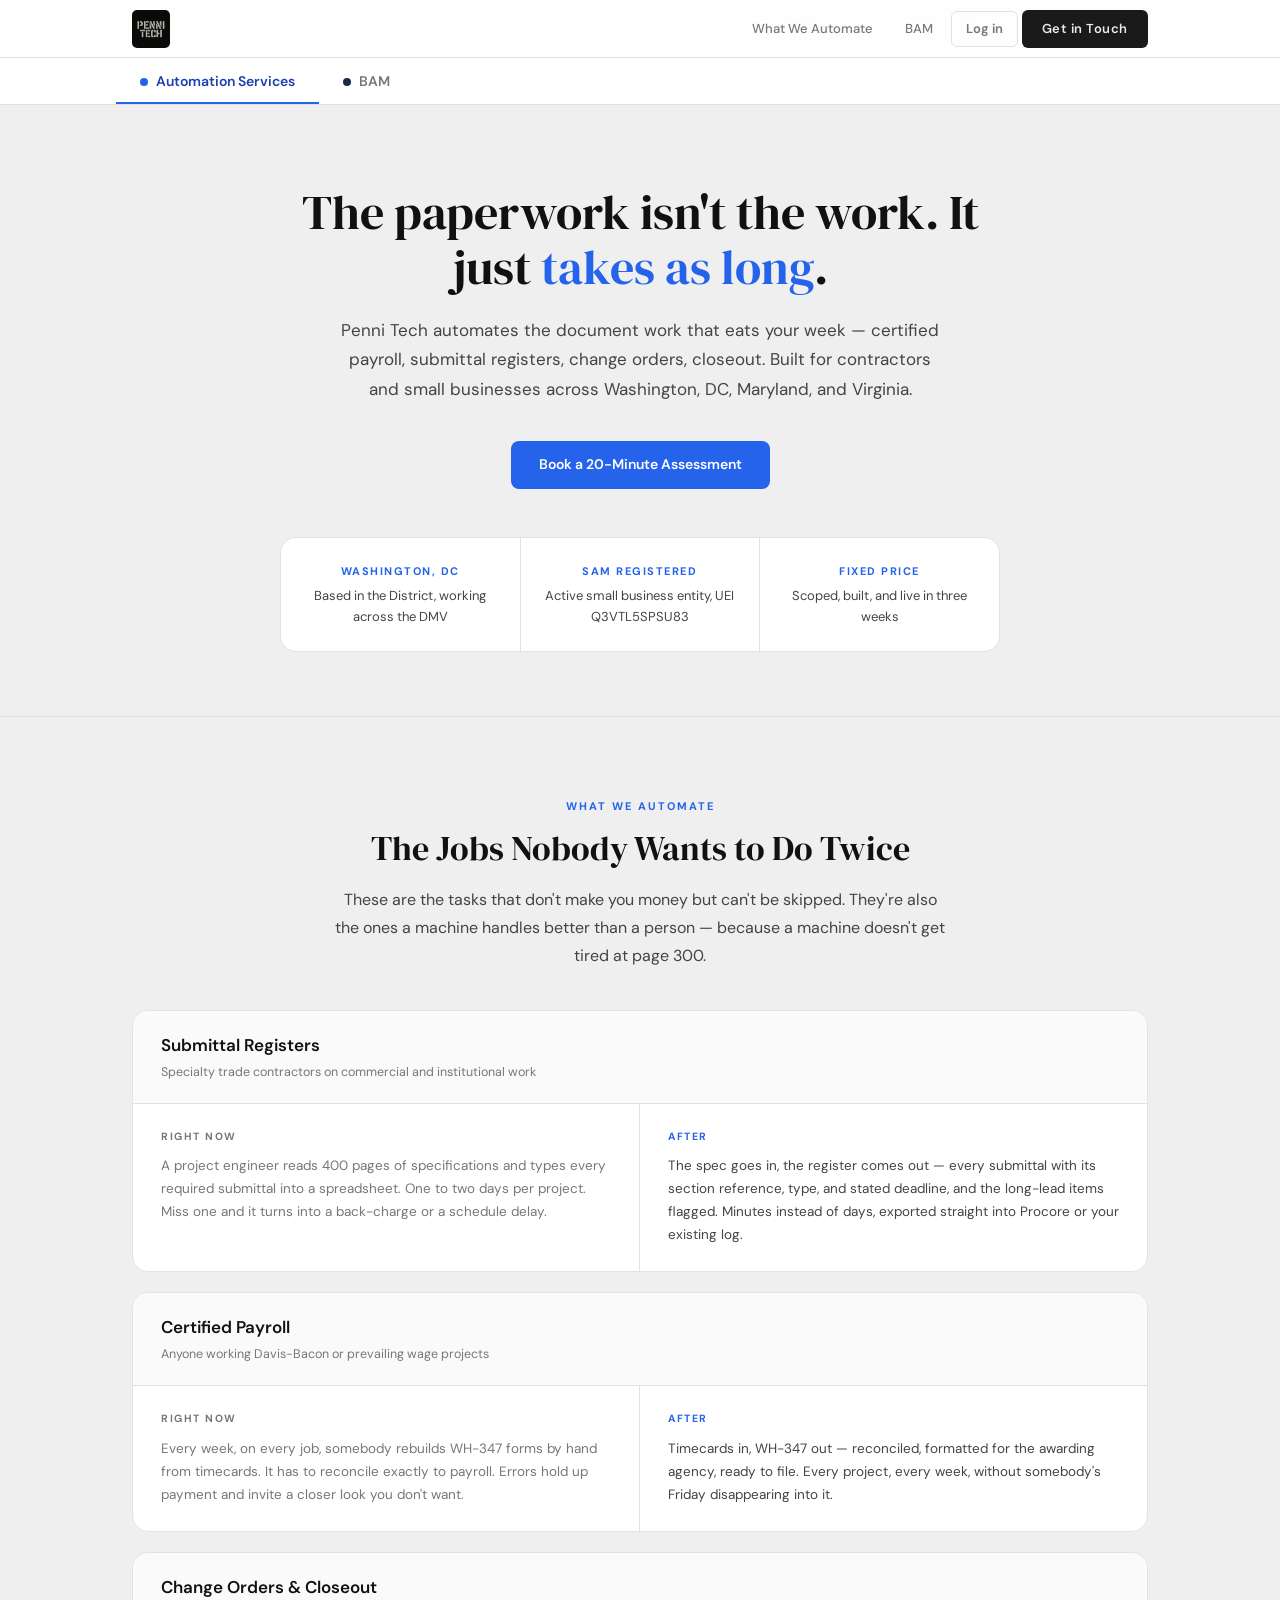
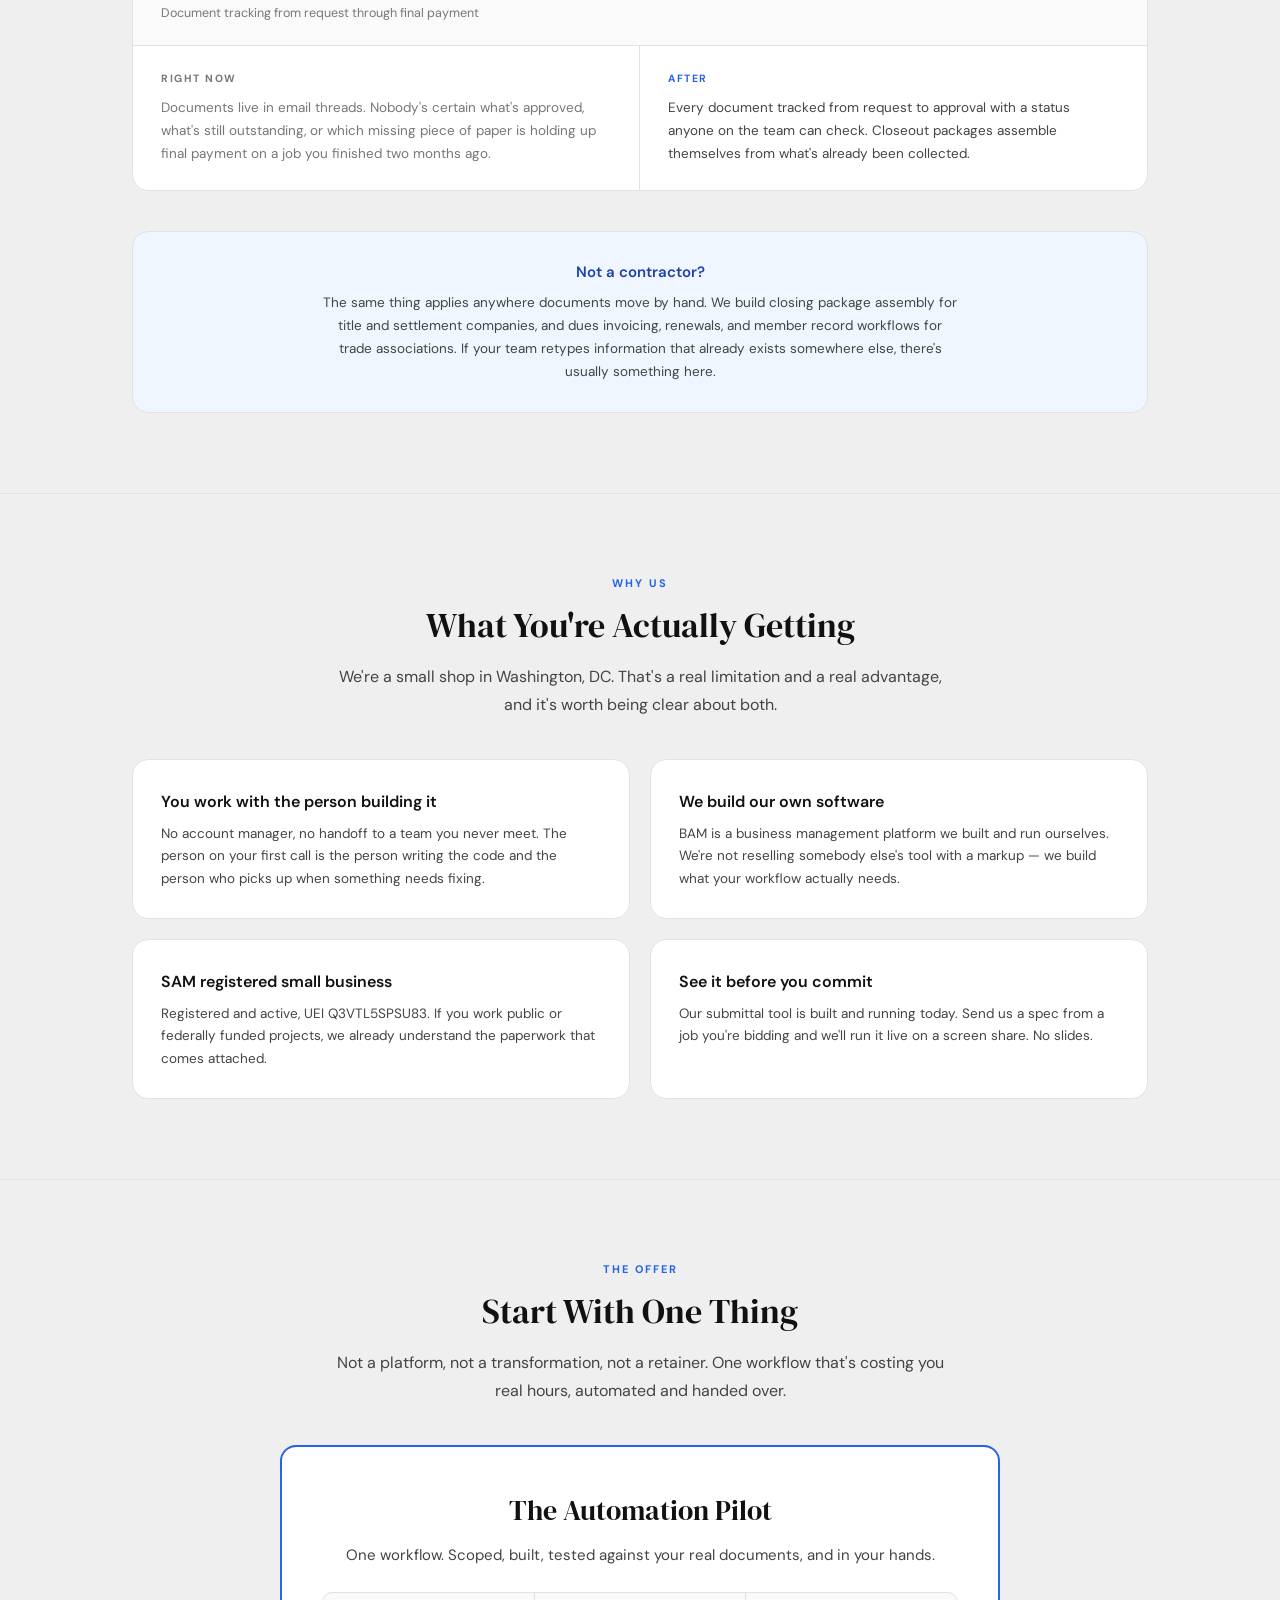
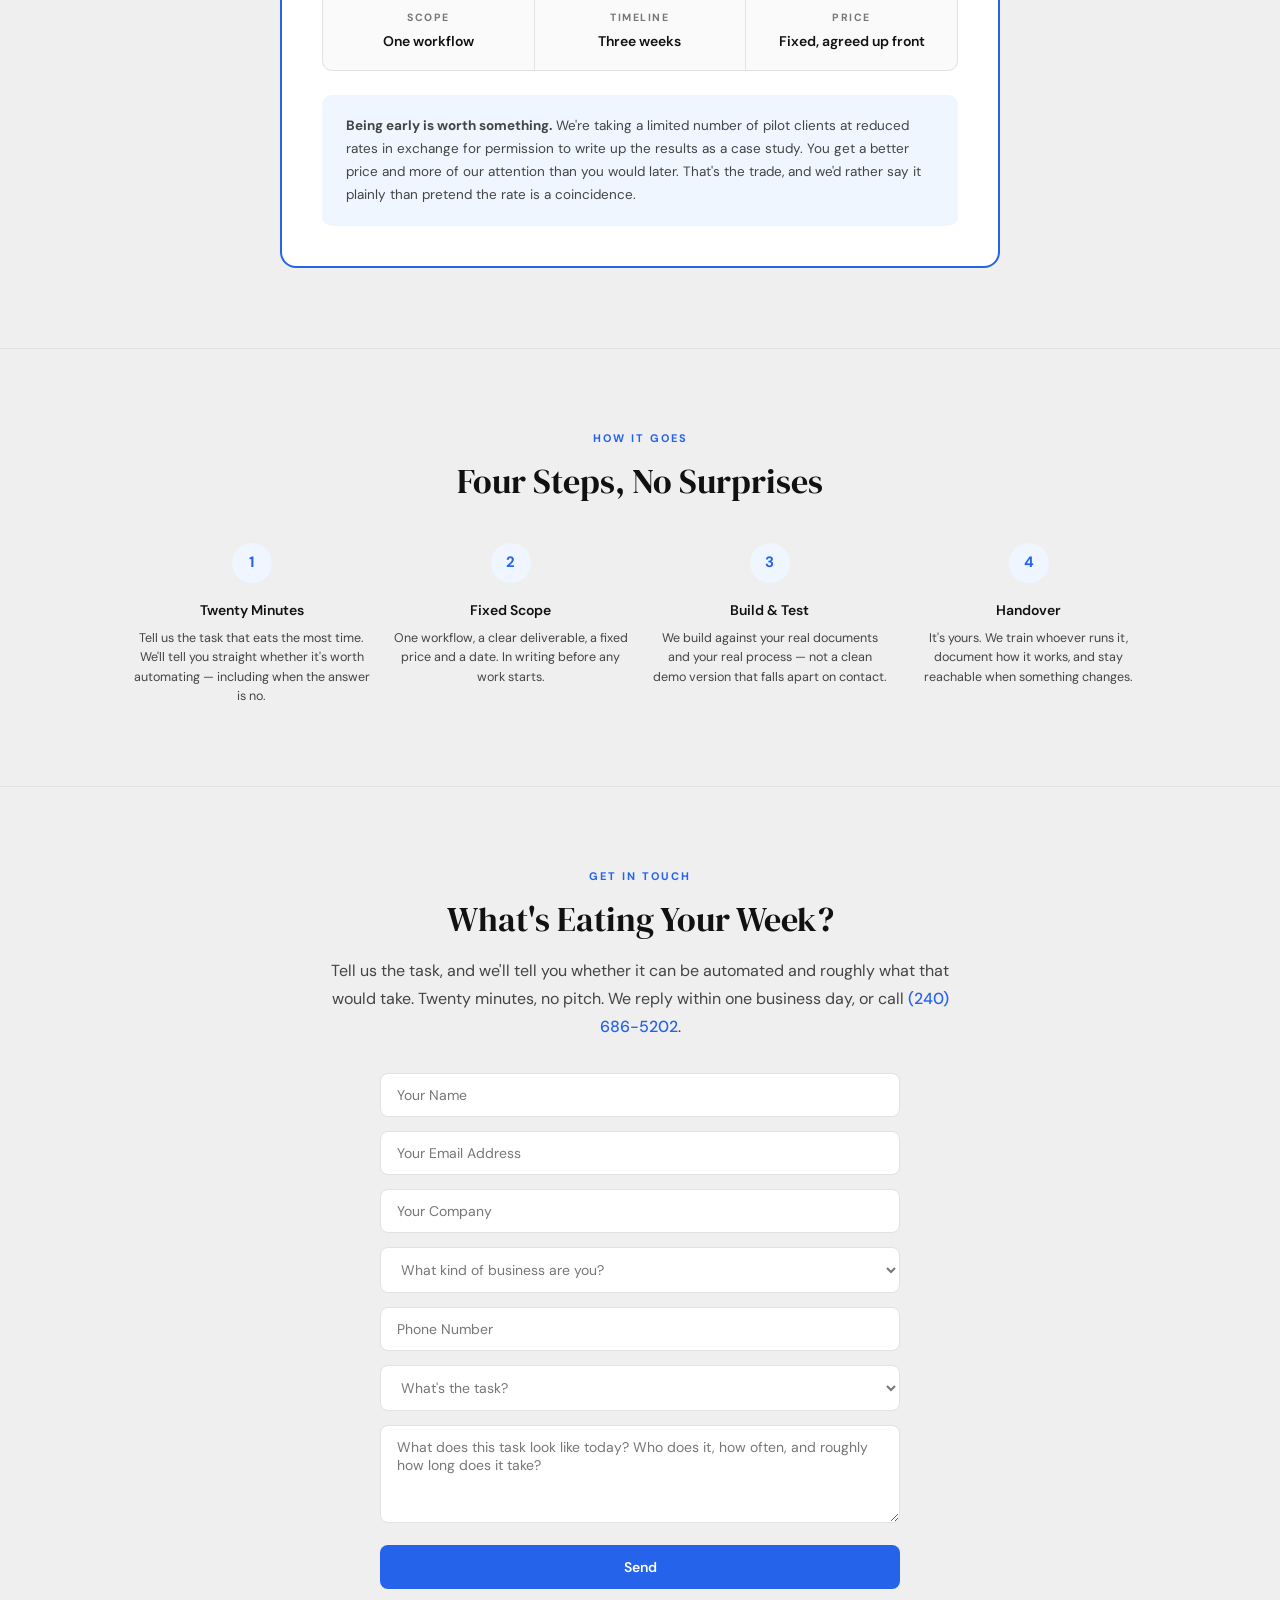
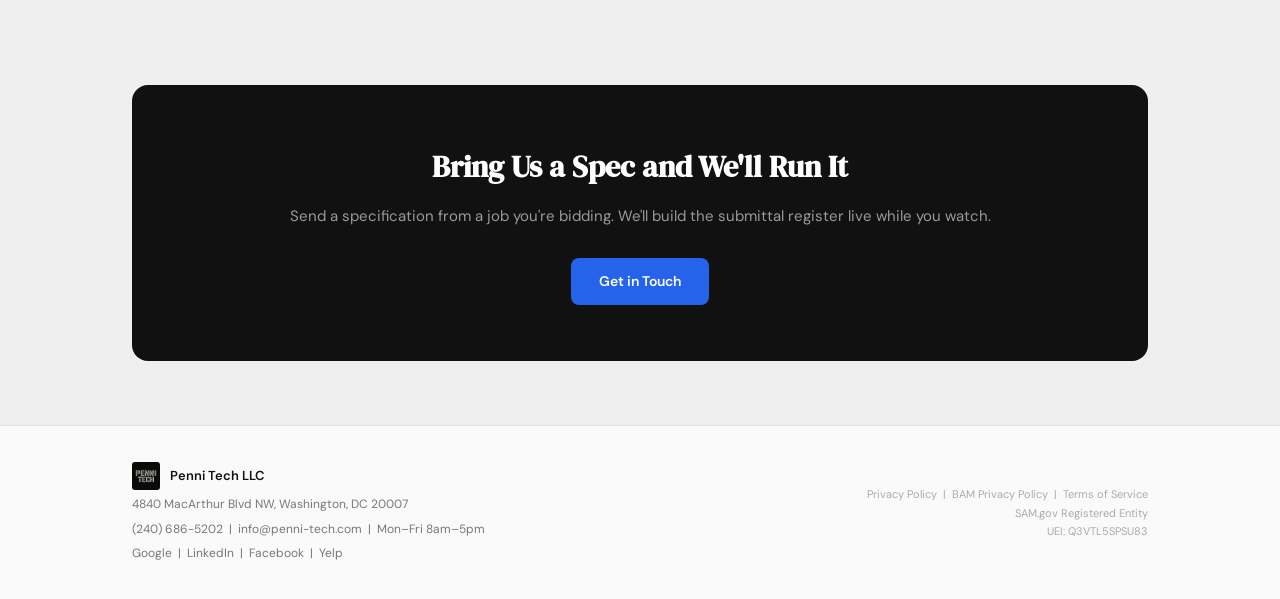
<file: index.html>
<!DOCTYPE html>
<html lang="en">
<head>
<meta charset="UTF-8">
<meta name="viewport" content="width=device-width, initial-scale=1.0">
<title>Penni Tech LLC | Document &amp; Workflow Automation — Washington DC</title>
<meta name="description" content="Penni Tech automates certified payroll, submittal registers, and document workflows for specialty trade contractors and small businesses in Washington DC, Maryland, and Virginia. Fixed price, live in three weeks.">
<link rel="canonical" href="https://penni-tech.com/">
<meta property="og:title" content="Penni Tech LLC | Document &amp; Workflow Automation — Washington DC">
<meta property="og:description" content="We automate the document work that eats your week — certified payroll, submittal registers, change orders, closeout. Serving the DC, Maryland, and Virginia area.">
<meta property="og:type" content="website">
<meta property="og:url" content="https://penni-tech.com/">
<meta property="og:image" content="https://penni-tech.com/logo.png">
<script type="application/ld+json">
{
  "@context": "https://schema.org",
  "@type": "ProfessionalService",
  "name": "Penni Tech",
  "legalName": "Penni Tech LLC",
  "url": "https://penni-tech.com/",
  "logo": "https://penni-tech.com/logo.png",
  "image": "https://penni-tech.com/logo.png",
  "description": "Document and workflow automation for specialty trade contractors and small businesses in Washington DC, Maryland, and Virginia: certified payroll, submittal registers, change orders, and closeout.",
  "telephone": "+1-240-686-5202",
  "email": "info@penni-tech.com",
  "address": {
    "@type": "PostalAddress",
    "streetAddress": "4840 MacArthur Blvd NW",
    "addressLocality": "Washington",
    "addressRegion": "DC",
    "postalCode": "20007",
    "addressCountry": "US"
  },
  "areaServed": [
    "Washington, DC",
    "Maryland",
    "Virginia"
  ],
  "openingHoursSpecification": [
    {
      "@type": "OpeningHoursSpecification",
      "dayOfWeek": [
        "Monday",
        "Tuesday",
        "Wednesday",
        "Thursday",
        "Friday"
      ],
      "opens": "08:00",
      "closes": "17:00"
    }
  ],
  "sameAs": [
    "https://www.google.com/maps/search/?api=1&query=Penni%20Tech&query_place_id=ChIJK_aCDZPtWIIRV7RiB-shoLk",
    "https://www.linkedin.com/company/penni-tech/",
    "https://www.facebook.com/profile.php?id=100090768885759",
    "https://www.yelp.com/biz/penni-tech-washington"
  ]
}
</script>
<link rel="preconnect" href="https://fonts.googleapis.com">
<link rel="preconnect" href="https://fonts.gstatic.com" crossorigin>
<link href="https://fonts.googleapis.com/css2?family=DM+Sans:ital,opsz,wght@0,9..40,300;0,9..40,400;0,9..40,500;0,9..40,600;0,9..40,700&family=DM+Serif+Display&display=swap" rel="stylesheet">
<link rel="icon" type="image/png" href="logo.png">
<style>
:root {
--green: #1A9E70;
--green-light: #E4F5EE;
--green-dark: #0D7A55;
--dark: #111;
--body: #444;
--muted: #777;
--border: #E2E2E2;
--bg: #FAFAFA;
--white: #fff;
--radius: 10px;
--radius-lg: 16px;
--shadow-sm: 0 1px 3px rgba(0,0,0,0.06);
--shadow-md: 0 4px 20px rgba(0,0,0,0.08);
--font-display: 'DM Serif Display', Georgia, serif;
--font-body: 'DM Sans', -apple-system, sans-serif;
--max-w: 1080px;
--accent-blue: #2563EB;
--blue-light: #EFF6FF;
--blue-dark: #1E40AF;
--accent-yellow: #1B2A4A;
--yellow-light: #EAF0FA;
--yellow-dark: #0B1626;
}

* { margin: 0; padding: 0; box-sizing: border-box; }
html { scroll-behavior: smooth; }

body {
font-family: var(--font-body);
color: var(--body);
background: #EFEFEF;
font-size: 15px;
line-height: 1.7;
-webkit-font-smoothing: antialiased;
}

.nav-wrap {
position: sticky;
top: 0;
z-index: 100;
background: rgba(255,255,255,0.92);
backdrop-filter: blur(12px);
-webkit-backdrop-filter: blur(12px);
border-bottom: 1px solid var(--border);
}

nav {
max-width: var(--max-w);
margin: 0 auto;
display: flex;
justify-content: space-between;
align-items: center;
padding: 0.6rem 2rem;
}

.logo { display: flex; align-items: center; text-decoration: none; }
.logo img { height: 38px; width: auto; display: block; border-radius: 5px; }

.nav-links { display: flex; align-items: center; gap: 0.25rem; }

.nav-links a {
font-size: 13px;
font-weight: 500;
color: var(--muted);
text-decoration: none;
padding: 6px 14px;
border-radius: 6px;
transition: all 0.2s;
}

.nav-links a:hover { color: var(--dark); background: var(--bg); }

.nav-cta {
background: #1a1a1a !important;
color: #eaeaea !important;
font-weight: 600 !important;
padding: 8px 20px !important;
letter-spacing: 0.04em !important;
}

.nav-cta:hover { background: #111111 !important; color: #ffffff !important; }

/* Sign-in for existing BAM customers. Quieter than the CTA on purpose: the
page's job is still to convert new visitors, and someone who already has a
workspace knows what they are looking for. */
.nav-login {
border: 1px solid var(--border) !important;
font-weight: 600 !important;
}
.nav-login:hover { border-color: #1a1a1a !important; color: #1a1a1a !important; }

.mobile-menu-btn {
display: none;
background: none;
border: none;
cursor: pointer;
padding: 4px;
}

.mobile-menu-btn svg { display: block; }

.tab-bar-wrap { border-bottom: 1px solid var(--border); background: var(--white); overflow: hidden; }

.tab-bar {
max-width: var(--max-w);
margin: 0 auto;
display: flex;
padding: 0 1rem;
overflow-x: auto;
-webkit-overflow-scrolling: touch;
scrollbar-width: none;
}
.tab-bar::-webkit-scrollbar { display: none; }

.tab-btn {
font-family: var(--font-body);
font-size: 14px;
font-weight: 600;
color: var(--muted);
background: none;
border: none;
border-bottom: 2.5px solid transparent;
padding: 14px 24px 12px;
cursor: pointer;
transition: all 0.25s;
white-space: nowrap;
}

.tab-btn:hover { color: var(--dark); }
.tab-btn.active-ai { color: var(--blue-dark); border-bottom-color: var(--accent-blue); }
.tab-btn.active-bam { color: var(--yellow-dark); border-bottom-color: var(--accent-yellow); }

.tab-icon {
display: inline-block;
width: 8px;
height: 8px;
border-radius: 50%;
margin-right: 8px;
vertical-align: middle;
position: relative;
top: -0.5px;
}

.tab-icon.blue { background: var(--accent-blue); }
.tab-icon.yellow { background: var(--accent-yellow); }

.page { display: none; }
.page.active { display: block; animation: fadeUp 0.4s ease; }

@keyframes fadeUp {
from { opacity: 0; transform: translateY(12px); }
to { opacity: 1; transform: translateY(0); }
}

.container { max-width: var(--max-w); margin: 0 auto; padding: 0 2rem; }
.section { padding: 5rem 0; }

.section-label {
font-size: 11px;
text-transform: uppercase;
letter-spacing: 2px;
font-weight: 700;
margin-bottom: 0.75rem;
display: block;
text-align: center;
}

.section-label.blue { color: var(--accent-blue); }

.section h2 {
font-family: var(--font-display);
font-size: 34px;
font-weight: 400;
color: var(--dark);
line-height: 1.25;
margin-bottom: 1rem;
text-align: center;
}

.section p.lead {
font-size: 16px;
color: var(--body);
max-width: 620px;
line-height: 1.75;
text-align: center;
margin-left: auto;
margin-right: auto;
}

.divider { border: none; border-top: 1px solid var(--border); margin: 0; }

.hero { padding: 5rem 0 4rem; text-align: center; }

.hero h1 {
font-family: var(--font-display);
font-size: 48px;
font-weight: 400;
line-height: 1.15;
color: var(--dark);
margin-bottom: 1.25rem;
max-width: 720px;
margin-left: auto;
margin-right: auto;
}

.hero h1 .hl-blue { color: var(--accent-blue); }

.hero > p {
font-size: 17px;
color: var(--body);
line-height: 1.75;
max-width: 600px;
margin: 0 auto 2.25rem;
}

.hero-btns { display: flex; gap: 12px; justify-content: center; flex-wrap: wrap; }

.btn {
display: inline-block;
padding: 12px 28px;
border-radius: 8px;
font-size: 14px;
font-weight: 600;
text-decoration: none;
border: none;
cursor: pointer;
font-family: var(--font-body);
transition: all 0.2s;
}

.btn-blue { background: var(--accent-blue); color: var(--white); }
.btn-blue:hover { background: var(--blue-dark); }
.btn-outline { background: transparent; color: var(--dark); border: 1px solid var(--border); }
.btn-outline:hover { border-color: #999; }

/* ── credibility strip (replaces the old unsourced stat block) ── */
.facts {
display: grid;
grid-template-columns: repeat(3, 1fr);
gap: 1px;
background: var(--border);
border: 1px solid var(--border);
border-radius: var(--radius-lg);
overflow: hidden;
max-width: 720px;
margin: 3rem auto 0;
}

.fact { background: var(--white); padding: 1.5rem 1.25rem; text-align: center; }
.fact-k {
font-size: 11px;
text-transform: uppercase;
letter-spacing: 1.5px;
font-weight: 700;
color: var(--accent-blue);
margin-bottom: 6px;
}
.fact-v { font-size: 13px; color: var(--body); line-height: 1.55; }

/* ── right now / after blocks ── */
.shifts { margin-top: 2.5rem; display: flex; flex-direction: column; gap: 1.25rem; }

.shift {
border: 1px solid var(--border);
border-radius: var(--radius-lg);
background: var(--white);
overflow: hidden;
}

.shift-head {
padding: 1.25rem 1.75rem;
border-bottom: 1px solid var(--border);
background: var(--bg);
}

.shift-head h3 { font-size: 17px; font-weight: 600; color: var(--dark); }
.shift-head span { font-size: 12.5px; color: var(--muted); display: block; margin-top: 2px; }

.shift-body { display: grid; grid-template-columns: 1fr 1fr; }

.shift-col { padding: 1.5rem 1.75rem; }
.shift-col:first-child { border-right: 1px solid var(--border); }

.shift-tag {
font-size: 10.5px;
text-transform: uppercase;
letter-spacing: 1.5px;
font-weight: 700;
margin-bottom: 0.6rem;
display: block;
}

.shift-col.now .shift-tag { color: var(--muted); }
.shift-col.after .shift-tag { color: var(--accent-blue); }
.shift-col p { font-size: 13.5px; line-height: 1.7; }
.shift-col.now p { color: var(--muted); }
.shift-col.after p { color: var(--body); }
.section p.lead a { color: var(--accent-blue); text-decoration: none; font-weight: 500; }
.section p.lead a:hover { text-decoration: underline; }

/* ── also-serves band ── */
.band {
border: 1px solid var(--border);
border-radius: var(--radius-lg);
background: var(--blue-light);
padding: 1.75rem 2rem;
margin-top: 2.5rem;
text-align: center;
}
.band h4 { font-size: 15px; font-weight: 600; color: var(--blue-dark); margin-bottom: 0.4rem; }
.band p { font-size: 13.5px; color: var(--body); max-width: 640px; margin: 0 auto; }

.grid-2 { display: grid; grid-template-columns: 1fr 1fr; gap: 1.25rem; margin-top: 2.5rem; }

.services-grid {
display: grid;
grid-template-columns: repeat(3, 1fr);
gap: 1.25rem;
margin-top: 2.5rem;
}

.card {
border: 1px solid var(--border);
border-radius: var(--radius-lg);
padding: 1.75rem;
background: var(--white);
transition: box-shadow 0.2s;
}

.card:hover { box-shadow: var(--shadow-md); }
.card h3 { font-size: 16px; font-weight: 600; color: var(--dark); margin-bottom: 0.5rem; }
.card p { font-size: 13.5px; color: var(--body); line-height: 1.65; }

/* ── offer ── */
.offer {
border: 2px solid var(--accent-blue);
border-radius: var(--radius-lg);
background: var(--white);
padding: 2.5rem;
margin-top: 2.5rem;
max-width: 720px;
margin-left: auto;
margin-right: auto;
text-align: center;
}

.offer-name {
font-family: var(--font-display);
font-size: 28px;
color: var(--dark);
margin-bottom: 0.5rem;
}

.offer-line { font-size: 15px; color: var(--body); margin-bottom: 1.5rem; }

.offer-terms {
display: grid;
grid-template-columns: repeat(3, 1fr);
gap: 1px;
background: var(--border);
border: 1px solid var(--border);
border-radius: var(--radius);
overflow: hidden;
margin-bottom: 1.5rem;
}

.offer-term { background: var(--bg); padding: 1rem 0.75rem; }
.offer-term .t {
font-size: 10.5px;
text-transform: uppercase;
letter-spacing: 1.5px;
font-weight: 700;
color: var(--muted);
margin-bottom: 3px;
}
.offer-term .d { font-size: 14px; font-weight: 600; color: var(--dark); }

.offer-note {
font-size: 13.5px;
color: var(--body);
background: var(--blue-light);
border-radius: var(--radius);
padding: 1.25rem 1.5rem;
text-align: left;
line-height: 1.7;
}

.process-steps {
display: grid;
grid-template-columns: repeat(4, 1fr);
gap: 1.25rem;
margin-top: 2.5rem;
}

.process-step { text-align: center; }

.process-step .step-num {
width: 40px;
height: 40px;
border-radius: 50%;
background: var(--blue-light);
color: var(--accent-blue);
font-size: 15px;
font-weight: 700;
display: flex;
align-items: center;
justify-content: center;
margin: 0 auto 1rem;
}

.process-step h4 { font-size: 14px; font-weight: 600; color: var(--dark); margin-bottom: 0.4rem; }
.process-step p { font-size: 12.5px; color: var(--body); line-height: 1.55; }

.form-wrap { max-width: 520px; margin-top: 2rem; margin-left: auto; margin-right: auto; }
.form-field { margin-bottom: 14px; }

.form-field input,
.form-field textarea,
.form-field select {
width: 100%;
padding: 12px 16px;
font-size: 14px;
font-family: var(--font-body);
border: 1px solid var(--border);
border-radius: 8px;
outline: none;
background: var(--white);
color: var(--dark);
transition: border-color 0.2s;
}

.form-field input:focus,
.form-field textarea:focus,
.form-field select:focus { border-color: #999; }
.form-field textarea { resize: vertical; }

/* A <select> has no ::placeholder, so its prompt option rendered in the field's
own near-black while the inputs beside it showed the browser's default grey.
Both are pinned to --muted here so every field in the form reads as one set.
The .bam-form-card placeholder rule is more specific and is unaffected. */
.form-field input::placeholder,
.form-field textarea::placeholder { color: var(--muted); opacity: 1; }
.form-field select.is-empty { color: var(--muted); }
.form-field select option { color: var(--dark); }

.form-submit {
width: 100%;
padding: 13px 28px;
border-radius: 8px;
font-size: 14px;
font-weight: 600;
border: none;
cursor: pointer;
font-family: var(--font-body);
color: var(--white);
transition: background 0.2s;
}

.form-submit.blue { background: var(--accent-blue); }
.form-submit.blue:hover { background: var(--blue-dark); }
.form-submit.yellow { background: var(--accent-yellow); color: #FFFFFF; }
.form-submit.yellow:hover { background: var(--yellow-dark); color: #fff; }

.form-success { padding: 2rem 0; text-align: center; }

.form-success h3 {
font-family: var(--font-display);
font-size: 22px;
font-weight: 400;
margin-bottom: 0.5rem;
}

.form-success h3.blue { color: var(--accent-blue); }
.form-success h3.yellow { color: var(--accent-yellow); }
.form-success p { font-size: 15px; color: var(--body); }

.cta-banner {
border-radius: var(--radius-lg);
padding: 3.5rem 2.5rem;
text-align: center;
margin: 1rem 0 4rem;
}

.cta-banner.dark { background: var(--dark); }

.cta-banner h2 {
font-family: var(--font-display);
font-size: 30px;
color: var(--white);
margin-bottom: 0.75rem;
}

.cta-banner p { font-size: 15px; color: #999; margin-bottom: 1.75rem; }

footer { border-top: 1px solid var(--border); background: var(--bg); }

.footer-inner {
max-width: var(--max-w);
margin: 0 auto;
padding: 2.25rem 2rem;
display: flex;
justify-content: space-between;
align-items: center;
flex-wrap: wrap;
gap: 1rem;
}

.footer-logo { display: flex; align-items: center; gap: 10px; margin-bottom: 4px; }
.footer-logo img { height: 28px; width: auto; border-radius: 3px; }
.footer-logo span { font-weight: 600; font-size: 13px; color: var(--dark); }
.footer-left p { font-size: 12px; color: var(--muted); }
.footer-left p + p { margin-top: 4px; }
.footer-left a { color: var(--muted); text-decoration: none; }
.footer-left a:hover { color: var(--dark); }
.footer-right { text-align: right; }
.footer-right p { font-size: 11px; color: #aaa; }
.footer-right a { color: #aaa; text-decoration: none; }
.footer-right a:hover { color: var(--body); }

/* ═══ BAM DASHBOARD ═══ */
.bam-page {
position: relative;
overflow: hidden;
background: linear-gradient(180deg, #FFFFFF 0%, #EEF2FA 35%, #FFFFFF 100%);
}

.bam-page::before {
content: '';
position: absolute;
top: -260px;
left: 50%;
transform: translateX(-50%);
width: 900px;
height: 900px;
background: radial-gradient(circle, rgba(27,42,74,0.22) 0%, rgba(27,42,74,0) 60%);
pointer-events: none;
z-index: 0;
}

.bam-page::after {
content: '';
position: absolute;
bottom: -200px;
right: -100px;
width: 500px;
height: 500px;
background: radial-gradient(circle, rgba(58,91,153,0.12) 0%, rgba(58,91,153,0) 65%);
pointer-events: none;
z-index: 0;
}

.bam-hero {
position: relative;
z-index: 1;
text-align: center;
padding: 2rem 0 1rem;
}

.bam-eyebrow {
display: inline-flex;
align-items: center;
gap: 8px;
font-size: 12px;
font-weight: 600;
color: var(--yellow-dark);
background: rgba(255,255,255,0.7);
border: 1px solid rgba(27,42,74,0.25);
padding: 6px 14px 6px 12px;
border-radius: 999px;
margin-bottom: 1rem;
backdrop-filter: blur(12px);
-webkit-backdrop-filter: blur(12px);
box-shadow: 0 4px 16px rgba(27,42,74,0.08);
}

.bam-eyebrow-dot {
width: 6px;
height: 6px;
border-radius: 50%;
background: var(--accent-yellow);
box-shadow: 0 0 10px var(--accent-yellow);
animation: bamPulse 2s ease-in-out infinite;
}

@keyframes bamPulse {
0%, 100% { opacity: 1; transform: scale(1); }
50% { opacity: 0.6; transform: scale(0.85); }
}

.bam-subtitle {
font-size: 12px;
font-weight: 600;
letter-spacing: 2.5px;
text-transform: uppercase;
color: var(--muted);
margin-bottom: 1rem;
}

/* Sits under the hero lead: this tab is written for people requesting access,
which left an existing customer with nowhere to go from the site at all. */
.bam-hero p.bam-signin {
margin: 0.75rem auto 0;
font-size: 14px;
color: var(--muted);
}
.bam-hero p.bam-signin a {
color: #1a1a1a;
font-weight: 600;
text-decoration: none;
border-bottom: 1px solid rgba(26,26,26,0.25);
padding-bottom: 1px;
}
.bam-hero p.bam-signin a:hover { border-bottom-color: #1a1a1a; }

.bam-form-card {
position: relative;
z-index: 1;
max-width: 540px;
margin: 1.5rem auto 2.5rem;
background: rgba(255,255,255,0.78);
backdrop-filter: blur(28px) saturate(180%);
-webkit-backdrop-filter: blur(28px) saturate(180%);
border: 1px solid rgba(255,255,255,0.9);
border-radius: 28px;
padding: 2rem 2.25rem;
box-shadow:
0 30px 60px -12px rgba(0,0,0,0.08),
0 8px 24px rgba(27,42,74,0.06),
inset 0 1px 0 rgba(255,255,255,0.9);
}

.bam-form-title { text-align: center; margin-bottom: 1.25rem; }

.bam-form-title h3 {
font-family: var(--font-display);
font-size: 26px;
font-weight: 400;
color: var(--dark);
letter-spacing: -0.015em;
margin-bottom: 0.4rem;
}

.bam-form-title p { font-size: 13.5px; color: var(--muted); }

/* Paired fields (first/last name, state/zip). The mobile override that
collapses this to one column lives in the @media block below; without this
base rule the pair would never form two columns on desktop. */
.bam-grid-2 {
display: grid;
grid-template-columns: 1fr 1fr;
gap: 14px;
margin-bottom: 14px;
}

.bam-form-card .form-field input {
border-radius: 14px;
padding: 15px 18px;
background: rgba(0,0,0,0.03);
border: 1.5px solid transparent;
font-size: 15px;
font-weight: 500;
color: var(--dark);
transition: all 0.25s ease;
}

.bam-form-card .form-field input::placeholder { color: #9a9a9a; font-weight: 400; }

.bam-form-card .form-field input:focus {
background: var(--white);
border-color: var(--accent-yellow);
box-shadow: 0 0 0 4px rgba(27,42,74,0.15);
}

.bam-form-card .form-submit {
border-radius: 999px;
padding: 16px 28px;
font-size: 15px;
font-weight: 600;
background: linear-gradient(135deg, #2A3F6B 0%, #1B2A4A 50%, #0B1626 100%);
color: #FFFFFF;
box-shadow:
0 10px 24px rgba(11,22,38,0.4),
inset 0 1px 0 rgba(255,255,255,0.15);
transition: transform 0.2s ease, box-shadow 0.25s ease;
margin-top: 0.5rem;
letter-spacing: 0.01em;
}

.bam-form-card .form-submit:hover {
transform: translateY(-1.5px);
box-shadow:
0 14px 32px rgba(11,22,38,0.5),
inset 0 1px 0 rgba(255,255,255,0.2);
color: #FFFFFF;
}

.bam-form-card .form-submit:active { transform: translateY(0); }
.bam-form-card .form-submit:disabled { opacity: 0.7; cursor: not-allowed; transform: none; }

@media (max-width: 768px) {
.bam-hero { padding: 1.5rem 0 1rem; }
.bam-subtitle { font-size: 11px; letter-spacing: 2px; margin-bottom: 1rem; }
.bam-form-card { margin: 1.25rem 0.5rem 2rem; padding: 1.75rem 1.5rem; border-radius: 24px; }
.bam-form-title h3 { font-size: 22px; }
.bam-form-card .form-field input { padding: 14px 16px; font-size: 16px; }
.bam-form-card .form-submit { padding: 16px 24px; font-size: 15px; }
.bam-page::before { width: 700px; height: 700px; top: -150px; }
.bam-page::after { width: 380px; height: 380px; }
}

@media (max-width: 380px) {
.bam-form-card { padding: 1.5rem 1.25rem; }
}

@media (max-width: 768px) {
nav { padding: 0.5rem 1.25rem; }
.logo img { height: 32px; }
.nav-links { display: none; }
.nav-links.open {
display: flex;
flex-direction: column;
position: absolute;
top: 100%;
left: 0;
right: 0;
background: var(--white);
border-bottom: 1px solid var(--border);
padding: 1rem 1.25rem;
gap: 0.25rem;
box-shadow: var(--shadow-md);
}
.nav-links.open a { padding: 10px 14px; }
/* The login link is a real destination, not decoration — it belongs in the
mobile menu with everything else rather than being dropped at <768px. */
.nav-links.open .nav-login { text-align: center; }
.mobile-menu-btn { display: block; }
.tab-bar { padding: 0 1rem; }
.tab-btn { padding: 12px 16px; font-size: 13px; }
.container { padding: 0 1.25rem; }
.section { padding: 3.5rem 0; }
.hero { padding: 3.5rem 0 3rem; }
.hero h1 { font-size: 32px; }
.hero > p { font-size: 15px; }
.section h2 { font-size: 26px; }
.facts { grid-template-columns: 1fr; max-width: 100%; }
.grid-2 { grid-template-columns: 1fr; }
.shift-body { grid-template-columns: 1fr; }
.shift-col:first-child { border-right: none; border-bottom: 1px solid var(--border); }
.services-grid { grid-template-columns: 1fr; }
.offer { padding: 1.75rem 1.25rem; }
.offer-terms { grid-template-columns: 1fr; }
.process-steps { grid-template-columns: 1fr 1fr; }
.cta-banner { padding: 2.5rem 1.5rem; margin: 1rem 0 3rem; }
.cta-banner h2 { font-size: 24px; }
.footer-inner { flex-direction: column; text-align: center; }
.footer-right { text-align: center; }
.bam-grid-2 { grid-template-columns: 1fr !important; }
}

@media (max-width: 480px) {
.process-steps { grid-template-columns: 1fr; }
.hero h1 { font-size: 28px; }
}
</style>
<!-- BAM site traffic tracking (pt-llc) -->
<script>
(function(){
var b='https://bam.penni-tech.com/pt';
var t='639c82dc00d3ba72b0e2f5d7';
try{
var d=window.innerWidth<768?'mobile':window.innerWidth<1024?'tablet':'desktop';
var data=JSON.stringify({t:t,u:location.href,r:document.referrer,d:d});
if(navigator.sendBeacon){navigator.sendBeacon(b+'/api/t/hit',new Blob([data],{type:'application/json'}))}
else{var x=new XMLHttpRequest();x.open('POST',b+'/api/t/hit');x.setRequestHeader('Content-Type','application/json');x.send(data)}
}catch(e){}
})();
</script>
</head>
<body>

<div class="nav-wrap">
<nav>
<a href="#" class="logo" onclick="switchTab('automation'); return false;">
<img src="logo.png" alt="Penni Tech LLC">
</a>
<button class="mobile-menu-btn" onclick="toggleMobileMenu()" aria-label="Menu">
<svg width="22" height="22" fill="none" stroke="#333" stroke-width="2" stroke-linecap="round"><line x1="3" y1="6" x2="19" y2="6"/><line x1="3" y1="11" x2="19" y2="11"/><line x1="3" y1="16" x2="19" y2="16"/></svg>
</button>
<div class="nav-links" id="navLinks">
<a href="#" onclick="switchTab('automation'); return false;">What We Automate</a>
<a href="#" onclick="switchTab('bam-dashboard'); return false;">BAM</a>
<!-- Existing BAM customers. Points at the workspace sign-in page at the
root of the app host, NOT at /admin/ (the operator's console). -->
<a href="https://bam.penni-tech.com/" class="nav-login">Log in</a>
<a href="#" onclick="scrollToContact(); return false;" class="nav-cta">Get in Touch</a>
</div>
</nav>
</div>

<div class="tab-bar-wrap">
<div class="tab-bar">
<button class="tab-btn active-ai" id="tab-automation" onclick="switchTab('automation')">
<span class="tab-icon blue"></span>Automation Services
</button>
<button class="tab-btn" id="tab-bam" onclick="switchTab('bam-dashboard')">
<span class="tab-icon yellow"></span>BAM
</button>
</div>
</div>

<!-- ═══ AUTOMATION SERVICES (LANDING) ═══ -->
<div class="page active" id="page-automation">

<div class="container">
<div class="hero">
<h1>The paperwork isn't the work. It just <span class="hl-blue">takes as long</span>.</h1>
<p>Penni Tech automates the document work that eats your week — certified payroll, submittal registers, change orders, closeout. Built for contractors and small businesses across Washington, DC, Maryland, and Virginia.</p>
<div class="hero-btns">
<a href="#contact" class="btn btn-blue">Book a 20-Minute Assessment</a>
</div>
<div class="facts">
<div class="fact">
<div class="fact-k">Washington, DC</div>
<div class="fact-v">Based in the District, working across the DMV</div>
</div>
<div class="fact">
<div class="fact-k">SAM Registered</div>
<div class="fact-v">Active small business entity, UEI Q3VTL5SPSU83</div>
</div>
<div class="fact">
<div class="fact-k">Fixed Price</div>
<div class="fact-v">Scoped, built, and live in three weeks</div>
</div>
</div>
</div>
</div>

<hr class="divider">

<div class="container">
<div class="section" id="what-we-automate">
<span class="section-label blue">What We Automate</span>
<h2>The Jobs Nobody Wants to Do Twice</h2>
<p class="lead">These are the tasks that don't make you money but can't be skipped. They're also the ones a machine handles better than a person — because a machine doesn't get tired at page 300.</p>

<div class="shifts">

<div class="shift">
<div class="shift-head">
<h3>Submittal Registers</h3>
<span>Specialty trade contractors on commercial and institutional work</span>
</div>
<div class="shift-body">
<div class="shift-col now">
<span class="shift-tag">Right now</span>
<p>A project engineer reads 400 pages of specifications and types every required submittal into a spreadsheet. One to two days per project. Miss one and it turns into a back-charge or a schedule delay.</p>
</div>
<div class="shift-col after">
<span class="shift-tag">After</span>
<p>The spec goes in, the register comes out — every submittal with its section reference, type, and stated deadline, and the long-lead items flagged. Minutes instead of days, exported straight into Procore or your existing log.</p>
</div>
</div>
</div>

<div class="shift">
<div class="shift-head">
<h3>Certified Payroll</h3>
<span>Anyone working Davis-Bacon or prevailing wage projects</span>
</div>
<div class="shift-body">
<div class="shift-col now">
<span class="shift-tag">Right now</span>
<p>Every week, on every job, somebody rebuilds WH-347 forms by hand from timecards. It has to reconcile exactly to payroll. Errors hold up payment and invite a closer look you don't want.</p>
</div>
<div class="shift-col after">
<span class="shift-tag">After</span>
<p>Timecards in, WH-347 out — reconciled, formatted for the awarding agency, ready to file. Every project, every week, without somebody's Friday disappearing into it.</p>
</div>
</div>
</div>

<div class="shift">
<div class="shift-head">
<h3>Change Orders &amp; Closeout</h3>
<span>Document tracking from request through final payment</span>
</div>
<div class="shift-body">
<div class="shift-col now">
<span class="shift-tag">Right now</span>
<p>Documents live in email threads. Nobody's certain what's approved, what's still outstanding, or which missing piece of paper is holding up final payment on a job you finished two months ago.</p>
</div>
<div class="shift-col after">
<span class="shift-tag">After</span>
<p>Every document tracked from request to approval with a status anyone on the team can check. Closeout packages assemble themselves from what's already been collected.</p>
</div>
</div>
</div>

</div>

<div class="band">
<h4>Not a contractor?</h4>
<p>The same thing applies anywhere documents move by hand. We build closing package assembly for title and settlement companies, and dues invoicing, renewals, and member record workflows for trade associations. If your team retypes information that already exists somewhere else, there's usually something here.</p>
</div>

</div>
</div>

<hr class="divider">

<div class="container">
<div class="section" id="why-us">
<span class="section-label blue">Why Us</span>
<h2>What You're Actually Getting</h2>
<p class="lead">We're a small shop in Washington, DC. That's a real limitation and a real advantage, and it's worth being clear about both.</p>
<div class="grid-2">
<div class="card">
<h3>You work with the person building it</h3>
<p>No account manager, no handoff to a team you never meet. The person on your first call is the person writing the code and the person who picks up when something needs fixing.</p>
</div>
<div class="card">
<h3>We build our own software</h3>
<p>BAM is a business management platform we built and run ourselves. We're not reselling somebody else's tool with a markup — we build what your workflow actually needs.</p>
</div>
<div class="card">
<h3>SAM registered small business</h3>
<p>Registered and active, UEI Q3VTL5SPSU83. If you work public or federally funded projects, we already understand the paperwork that comes attached.</p>
</div>
<div class="card">
<h3>See it before you commit</h3>
<p>Our submittal tool is built and running today. Send us a spec from a job you're bidding and we'll run it live on a screen share. No slides.</p>
</div>
</div>
</div>
</div>

<hr class="divider">

<div class="container">
<div class="section" id="offer">
<span class="section-label blue">The Offer</span>
<h2>Start With One Thing</h2>
<p class="lead">Not a platform, not a transformation, not a retainer. One workflow that's costing you real hours, automated and handed over.</p>

<div class="offer">
<div class="offer-name">The Automation Pilot</div>
<div class="offer-line">One workflow. Scoped, built, tested against your real documents, and in your hands.</div>
<div class="offer-terms">
<div class="offer-term">
<div class="t">Scope</div>
<div class="d">One workflow</div>
</div>
<div class="offer-term">
<div class="t">Timeline</div>
<div class="d">Three weeks</div>
</div>
<div class="offer-term">
<div class="t">Price</div>
<div class="d">Fixed, agreed up front</div>
</div>
</div>
<div class="offer-note">
<strong>Being early is worth something.</strong> We're taking a limited number of pilot clients at reduced rates in exchange for permission to write up the results as a case study. You get a better price and more of our attention than you would later. That's the trade, and we'd rather say it plainly than pretend the rate is a coincidence.
</div>
</div>
</div>
</div>

<hr class="divider">

<div class="container">
<div class="section" id="process">
<span class="section-label blue">How It Goes</span>
<h2>Four Steps, No Surprises</h2>
<div class="process-steps">
<div class="process-step">
<div class="step-num">1</div>
<h4>Twenty Minutes</h4>
<p>Tell us the task that eats the most time. We'll tell you straight whether it's worth automating — including when the answer is no.</p>
</div>
<div class="process-step">
<div class="step-num">2</div>
<h4>Fixed Scope</h4>
<p>One workflow, a clear deliverable, a fixed price and a date. In writing before any work starts.</p>
</div>
<div class="process-step">
<div class="step-num">3</div>
<h4>Build &amp; Test</h4>
<p>We build against your real documents and your real process — not a clean demo version that falls apart on contact.</p>
</div>
<div class="process-step">
<div class="step-num">4</div>
<h4>Handover</h4>
<p>It's yours. We train whoever runs it, document how it works, and stay reachable when something changes.</p>
</div>
</div>
</div>
</div>

<hr class="divider">

<div class="container">
<div class="section" id="contact">
<span class="section-label blue">Get in Touch</span>
<h2>What's Eating Your Week?</h2>
<p class="lead">Tell us the task, and we'll tell you whether it can be automated and roughly what that would take. Twenty minutes, no pitch. We reply within one business day, or call <a href="tel:+12406865202">(240) 686-5202</a>.</p>
<div class="form-wrap">
<form action="https://formspree.io/f/xojpvoqd" method="POST" onsubmit="return submitForm(this, 'blue')">
<div class="form-field">
<input type="text" name="name" placeholder="Your Name" required>
</div>
<div class="form-field">
<input type="email" name="email" placeholder="Your Email Address" required>
</div>
<div class="form-field">
<input type="text" name="business" placeholder="Your Company">
</div>
<!-- Optional on purpose. With no client base yet the job of this form
is to capture the lead; the industry read is a bonus, and making
it required would trade inquiries for data we can live without. -->
<div class="form-field">
<select name="industry">
<option value="" disabled selected>What kind of business are you?</option>
<option value="Specialty Trade Contractor">Specialty Trade Contractor</option>
<option value="General Contractor">General Contractor</option>
<option value="Title / Settlement">Title / Settlement</option>
<option value="Trade Association">Trade Association</option>
<option value="Other">Other</option>
</select>
</div>
<div class="form-field">
<input type="tel" name="phone" placeholder="Phone Number" required>
</div>
<div class="form-field">
<select name="interest">
<option value="" disabled selected>What's the task?</option>
<option value="Certified Payroll / WH-347">Certified Payroll / WH-347</option>
<option value="Submittal Registers">Submittal Registers</option>
<option value="Change Orders &amp; Closeout">Change Orders &amp; Closeout</option>
<option value="Invoices, Contracts &amp; Forms">Invoices, Contracts &amp; Forms</option>
<option value="Closing Document Assembly">Closing Document Assembly (Title &amp; Settlement)</option>
<option value="Membership &amp; Renewals">Membership &amp; Renewals (Associations)</option>
<option value="Something Else">Something Else</option>
<option value="Not Sure Yet">Not Sure Yet — I Need Guidance</option>
</select>
</div>
<div class="form-field">
<textarea name="message" placeholder="What does this task look like today? Who does it, how often, and roughly how long does it take?" rows="4" required></textarea>
</div>
<input type="hidden" name="_subject" value="Penni Tech — New Automation Inquiry">
<button type="submit" class="form-submit blue">Send</button>
</form>
</div>
</div>
</div>

<div class="container">
<div class="cta-banner dark">
<h2>Bring Us a Spec and We'll Run It</h2>
<p>Send a specification from a job you're bidding. We'll build the submittal register live while you watch.</p>
<a href="#contact" class="btn btn-blue">Get in Touch</a>
</div>
</div>
</div>

<!-- ═══ BAM DASHBOARD PAGE ═══ -->
<div class="page bam-page" id="page-bam-dashboard">
<div class="container">
<div class="bam-hero">
<span class="bam-eyebrow"><span class="bam-eyebrow-dot"></span>Pilot Access · By Invitation</span>
<p class="bam-subtitle">Business Administrative Management Agent</p>
<p class="bam-signin">Already have a workspace? <a href="https://bam.penni-tech.com/">Log in to BAM</a></p>
</div>
</div>

<div class="container">
<div class="bam-form-card" id="bam-contact">
<div class="bam-form-title">
<h3>Request Access</h3>
<p>We'll review and respond shortly.</p>
</div>
<form id="bam-access-form" onsubmit="return submitBamForm(this)">
<div class="bam-grid-2">
<div class="form-field" style="margin-bottom: 0;">
<input type="text" name="first_name" placeholder="First Name" required>
</div>
<div class="form-field" style="margin-bottom: 0;">
<input type="text" name="last_name" placeholder="Last Name" required>
</div>
</div>
<div class="form-field">
<input type="email" name="email" placeholder="Email" required>
</div>
<div class="form-field">
<input type="text" name="company_name" placeholder="Company Name" required>
</div>
<div class="bam-grid-2">
<div class="form-field" style="margin-bottom: 0;">
<input type="text" name="state" placeholder="State" required maxlength="50">
</div>
<div class="form-field" style="margin-bottom: 0;">
<input type="text" name="zip_code" placeholder="ZIP Code" required pattern="\d{5}(-\d{4})?" title="5-digit ZIP or ZIP+4">
</div>
</div>
<button type="submit" class="form-submit yellow">Request Access</button>
</form>
</div>
</div>
</div>

<footer>
<div class="footer-inner">
<div class="footer-left">
<div class="footer-logo">
<img src="logo.png" alt="Penni Tech LLC">
<span>Penni Tech LLC</span>
</div>
<p>4840 MacArthur Blvd NW, Washington, DC 20007</p>
<p><a href="tel:+12406865202">(240) 686-5202</a> &nbsp;|&nbsp; <a href="mailto:info@penni-tech.com">info@penni-tech.com</a> &nbsp;|&nbsp; Mon–Fri 8am–5pm</p>
<p><a href="https://www.google.com/maps/search/?api=1&amp;query=Penni%20Tech&amp;query_place_id=ChIJK_aCDZPtWIIRV7RiB-shoLk" target="_blank" rel="noopener">Google</a> &nbsp;|&nbsp; <a href="https://www.linkedin.com/company/penni-tech/" target="_blank" rel="noopener">LinkedIn</a> &nbsp;|&nbsp; <a href="https://www.facebook.com/profile.php?id=100090768885759" target="_blank" rel="noopener">Facebook</a> &nbsp;|&nbsp; <a href="https://www.yelp.com/biz/penni-tech-washington" target="_blank" rel="noopener">Yelp</a></p>
</div>
<div class="footer-right">
<p><a href="/privacy.html">Privacy Policy</a> &nbsp;|&nbsp; <a href="/bam_privacy.html">BAM Privacy Policy</a> &nbsp;|&nbsp; <a href="/terms.html">Terms of Service</a></p>
<p>SAM.gov Registered Entity</p>
<p>UEI: Q3VTL5SPSU83</p>
</div>
</div>
</footer>

<script>
function switchTab(tab) {
var pages = {
'automation': 'page-automation',
'bam-dashboard': 'page-bam-dashboard'
};
var tabs = {
'automation': { id: 'tab-automation', cls: 'active-ai' },
'bam-dashboard': { id: 'tab-bam', cls: 'active-bam' }
};

if (!pages[tab]) { tab = 'automation'; }

Object.keys(pages).forEach(function(k) {
document.getElementById(pages[k]).classList.remove('active');
});
Object.keys(tabs).forEach(function(k) {
document.getElementById(tabs[k].id).classList.remove(tabs[k].cls);
});

document.getElementById(pages[tab]).classList.add('active');
document.getElementById(tabs[tab].id).classList.add(tabs[tab].cls);

document.getElementById('navLinks').classList.remove('open');
window.scrollTo({ top: 0, behavior: 'smooth' });
}

function scrollToContact() {
var bamPage = document.getElementById('page-bam-dashboard');
if (bamPage.classList.contains('active')) {
document.getElementById('bam-contact').scrollIntoView({ behavior: 'smooth' });
} else {
document.getElementById('contact').scrollIntoView({ behavior: 'smooth' });
}
document.getElementById('navLinks').classList.remove('open');
}

function toggleMobileMenu() {
document.getElementById('navLinks').classList.toggle('open');
}

// Greys a select while it is still showing its prompt option, then hands it
// back to the normal text color once a real choice is made. Done in JS rather
// than :invalid because these selects are intentionally not required.
(function () {
var selects = document.querySelectorAll('.form-field select');
Array.prototype.forEach.call(selects, function (el) {
function sync() { el.classList.toggle('is-empty', !el.value); }
sync();
el.addEventListener('change', sync);
});
})();

function submitForm(form, color) {
var submitBtn = form.querySelector('.form-submit');
submitBtn.disabled = true;
submitBtn.textContent = 'Sending...';

// Best-effort mirror to BAM so the business owner sees this lead in their
// dashboard, not just their inbox. Never blocks or affects the Formspree
// flow below — failures here are silently swallowed on purpose.
try {
var leadData = new FormData(form);
var params = new URLSearchParams(location.search);
fetch('https://bam.penni-tech.com/pt/api/t/lead', {
method: 'POST',
headers: { 'Content-Type': 'application/json' },
body: JSON.stringify({
t: '639c82dc00d3ba72b0e2f5d7',
name: leadData.get('name') || '',
email: leadData.get('email') || '',
phone: leadData.get('phone') || '',
message: leadData.get('message') || '',
u: location.href,
r: document.referrer,
utm_content: params.get('utm_content') || null
})
}).catch(function () {});
} catch (e) {}

fetch(form.action, {
method: 'POST',
body: new FormData(form),
headers: { 'Accept': 'application/json' }
}).then(function(response) {
if (response.ok) {
form.innerHTML = '<div class="form-success"><h3 class="' + color + '">Thank You!</h3><p>We will be in touch within one business day.</p></div>';
} else {
submitBtn.disabled = false;
submitBtn.textContent = 'Try Again';
alert('Something went wrong. Please try again.');
}
}).catch(function() {
submitBtn.disabled = false;
submitBtn.textContent = 'Try Again';
alert('Something went wrong. Please try again.');
});

return false;
}

function submitBamForm(form) {
var submitBtn = form.querySelector('.form-submit');
submitBtn.disabled = true;
submitBtn.textContent = 'Sending...';

var data = {
email: form.email.value.trim(),
first_name: form.first_name.value.trim(),
last_name: form.last_name.value.trim(),
company_name: form.company_name.value.trim(),
state: form.state.value.trim(),
zip_code: form.zip_code.value.trim()
};

fetch('https://bam.penni-tech.com/admin/api/public/access-request', {
method: 'POST',
headers: { 'Content-Type': 'application/json' },
body: JSON.stringify(data)
}).then(function(response) {
return response.json().then(function(json) {
if (response.ok) {
form.innerHTML = '<div class="form-success"><h3 class="yellow">Thanks!</h3><p>' + (json.message || "We'll be in touch within 24 hours.") + '</p></div>';
} else {
submitBtn.disabled = false;
submitBtn.textContent = 'Try Again';
alert(json.error || 'Something went wrong. Please try again.');
}
});
}).catch(function() {
submitBtn.disabled = false;
submitBtn.textContent = 'Try Again';
alert('Could not reach the server. Please try again later.');
});

return false;
}

window.addEventListener('load', function() {
var hash = window.location.hash;

// Old TradeVision deep links (#tv, #tv-contact, #tv-how) used to open a tab
// on this page. That content now lives on its own page, so forward instead
// of silently landing people on the wrong section.
if (hash && hash.indexOf('#tv') === 0) {
window.location.replace('/tradevision.html');
return;
}

if (hash && hash.indexOf('#bam') === 0) {
switchTab('bam-dashboard');
}
});
</script>

</body>
</html>
</file>
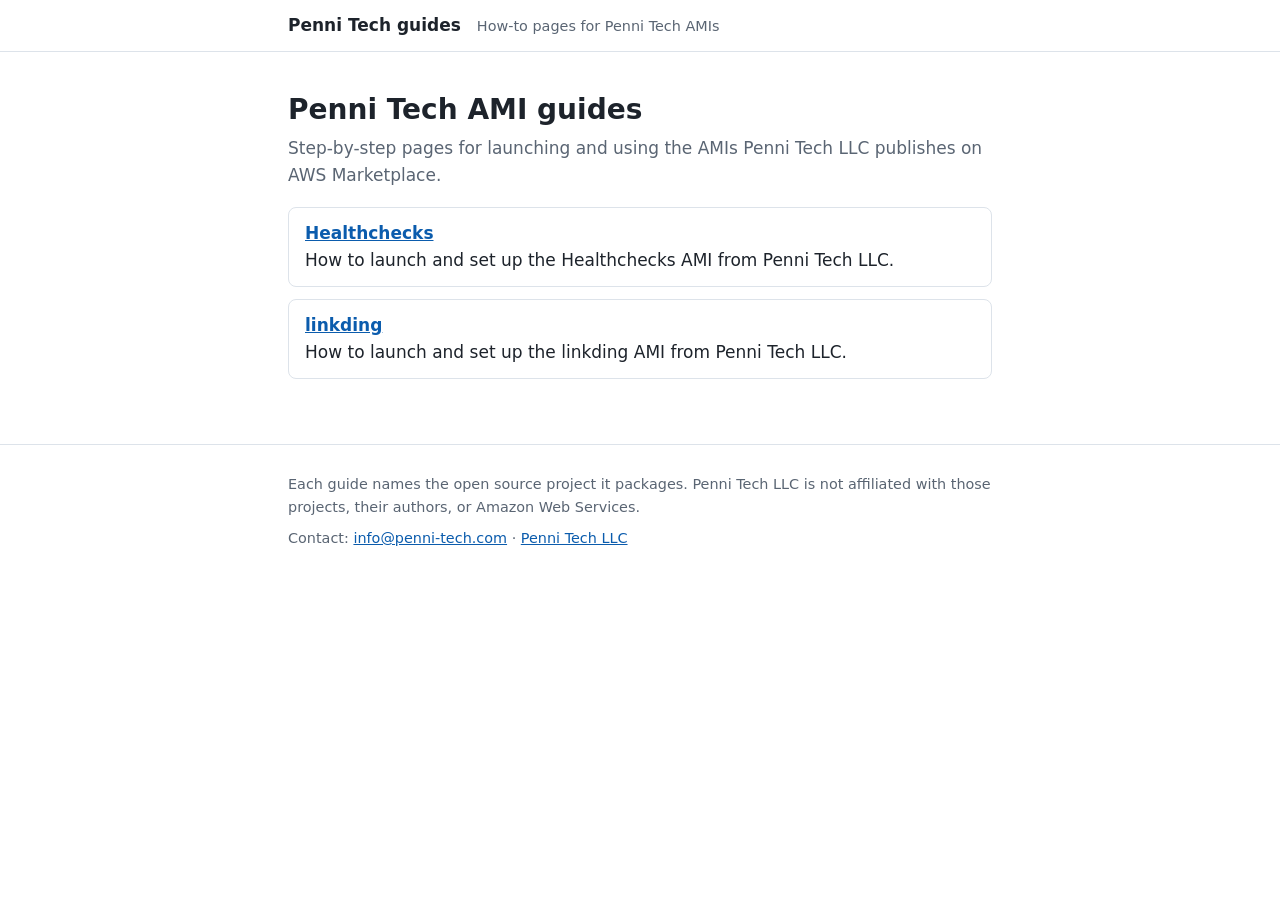
<file: guides/index.html>
<!doctype html>
<html lang="en">
<head>
<meta charset="utf-8">
<meta name="viewport" content="width=device-width, initial-scale=1">
<title>Penni Tech AMI guides</title>
<meta name="description" content="Step-by-step guides for launching and using Penni Tech AMIs on AWS Marketplace.">
<link rel="canonical" href="https://penni-tech.com/guides/">
<link rel="stylesheet" href="guide.css">
</head>
<body>
<header class="site"><div class="wrap"><a href="https://penni-tech.com/guides/">Penni Tech guides</a><span>How-to pages for Penni Tech AMIs</span></div></header>
<main class="wrap">
<h1>Penni Tech AMI guides</h1>
<p class="lede">Step-by-step pages for launching and using the AMIs Penni Tech LLC publishes on AWS Marketplace.</p>
<ul class="guides">
<li><a href="healthchecks/"><strong>Healthchecks</strong></a><br>How to launch and set up the Healthchecks AMI from Penni Tech LLC.</li>
<li><a href="linkding/"><strong>linkding</strong></a><br>How to launch and set up the linkding AMI from Penni Tech LLC.</li>
</ul>
</main>
<footer class="site"><div class="wrap">
<p>Each guide names the open source project it packages. Penni Tech LLC is not affiliated with those projects, their authors, or Amazon Web Services.</p>
<p>Contact: <a href="mailto:info@penni-tech.com">info@penni-tech.com</a> · <a href="https://penni-tech.com/">Penni Tech LLC</a></p>
</div></footer>
</body>
</html>
</file>
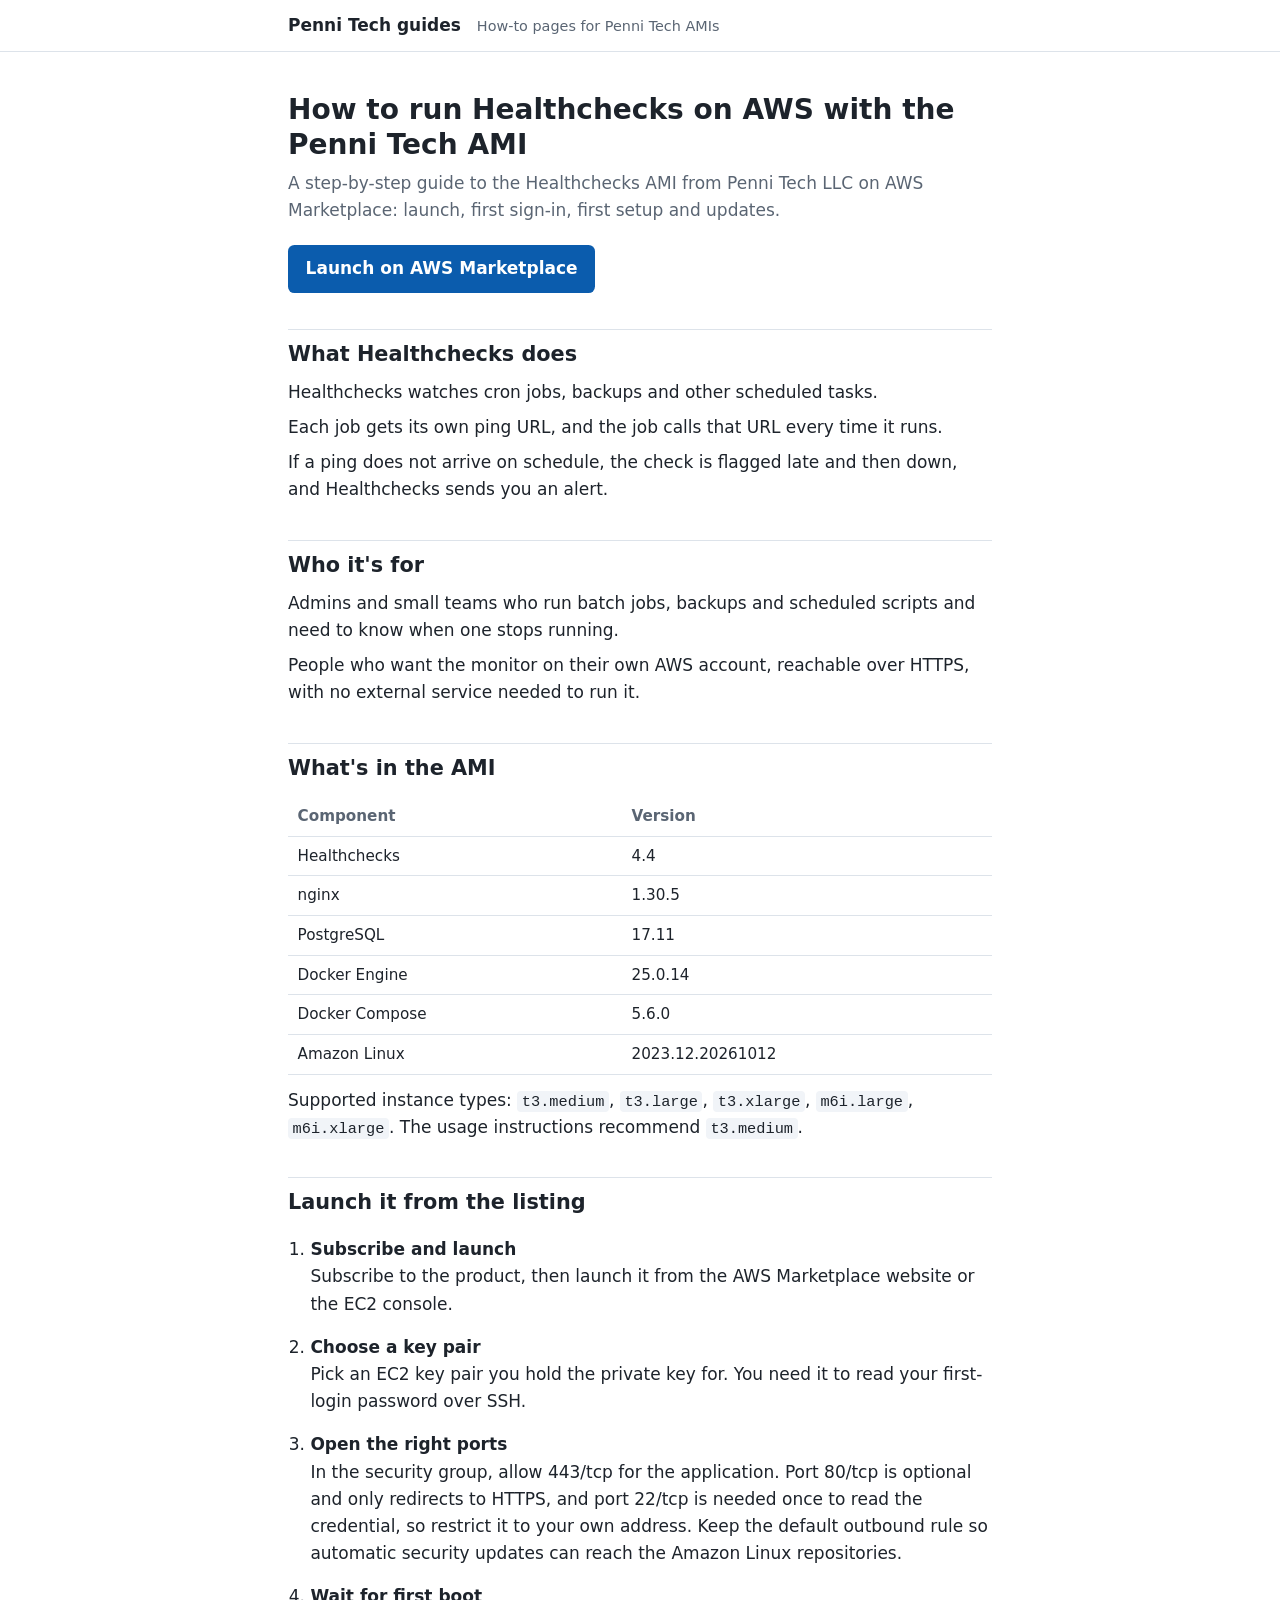
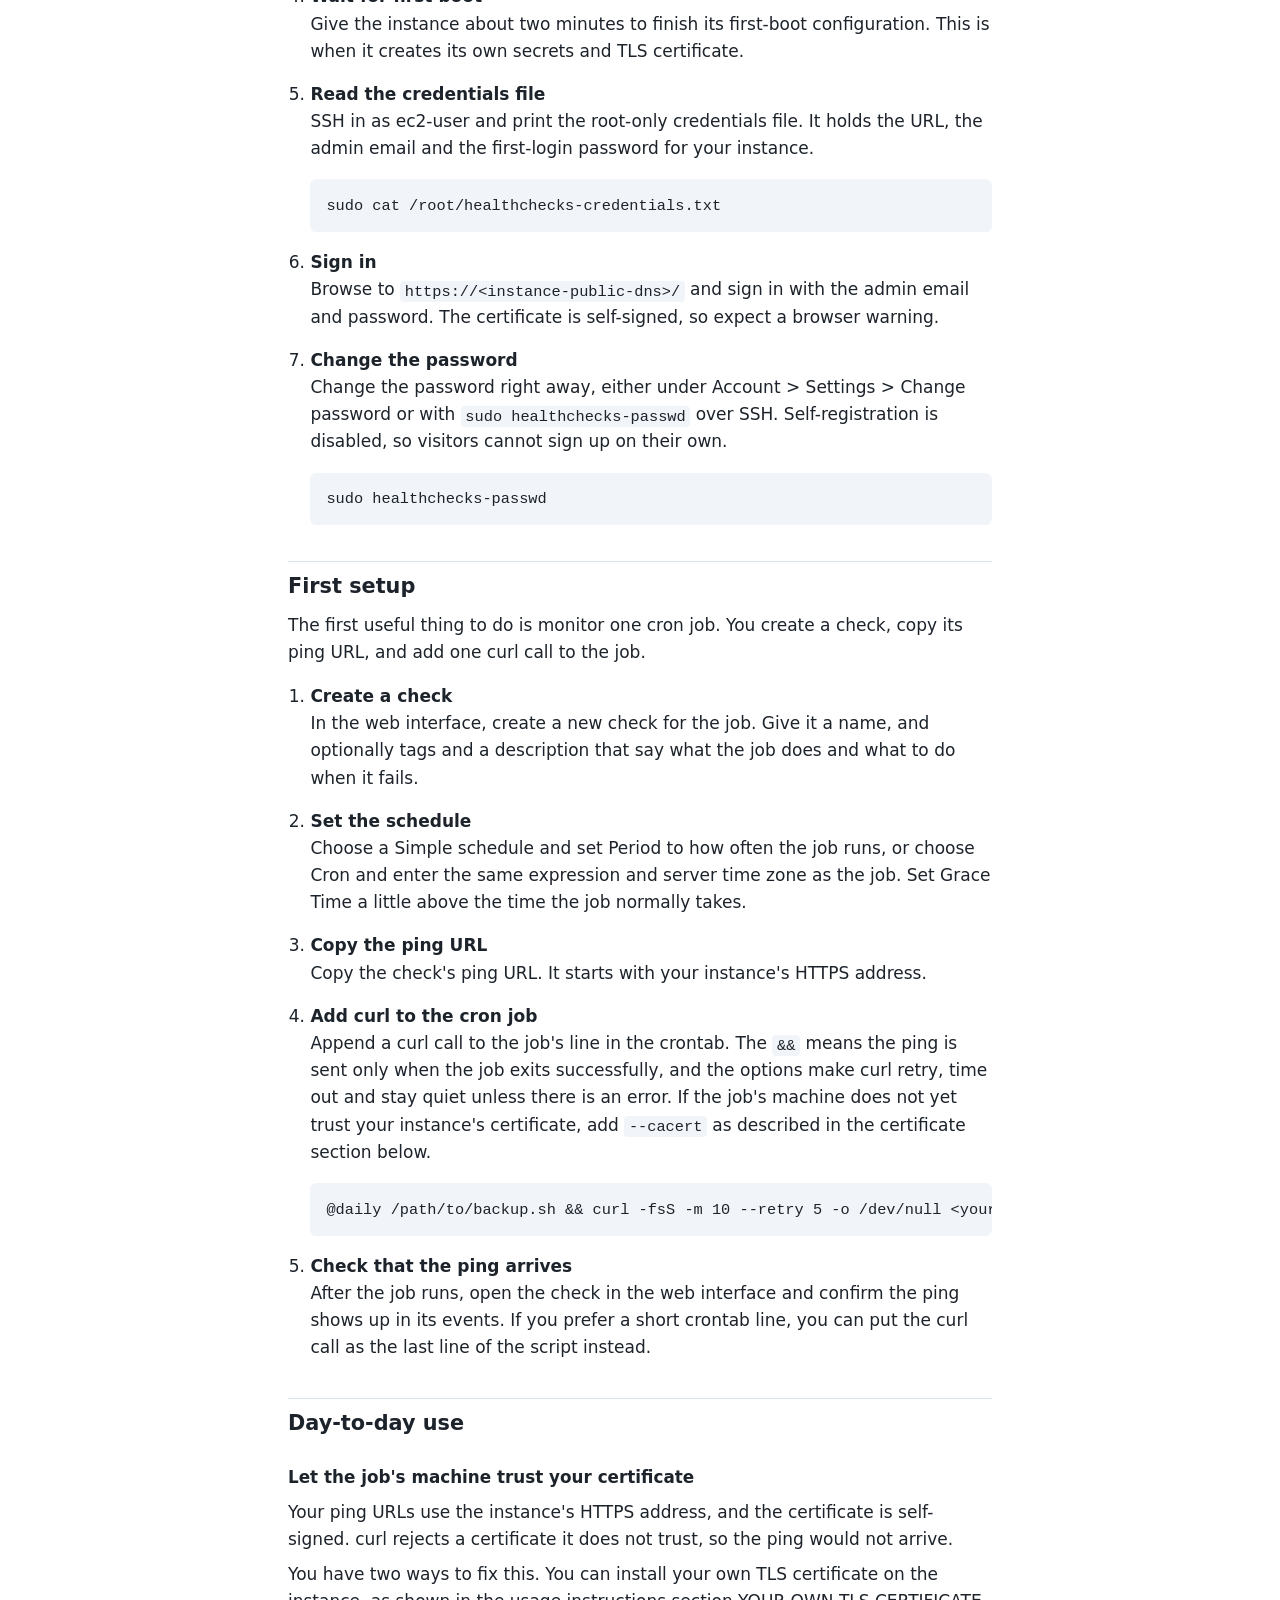
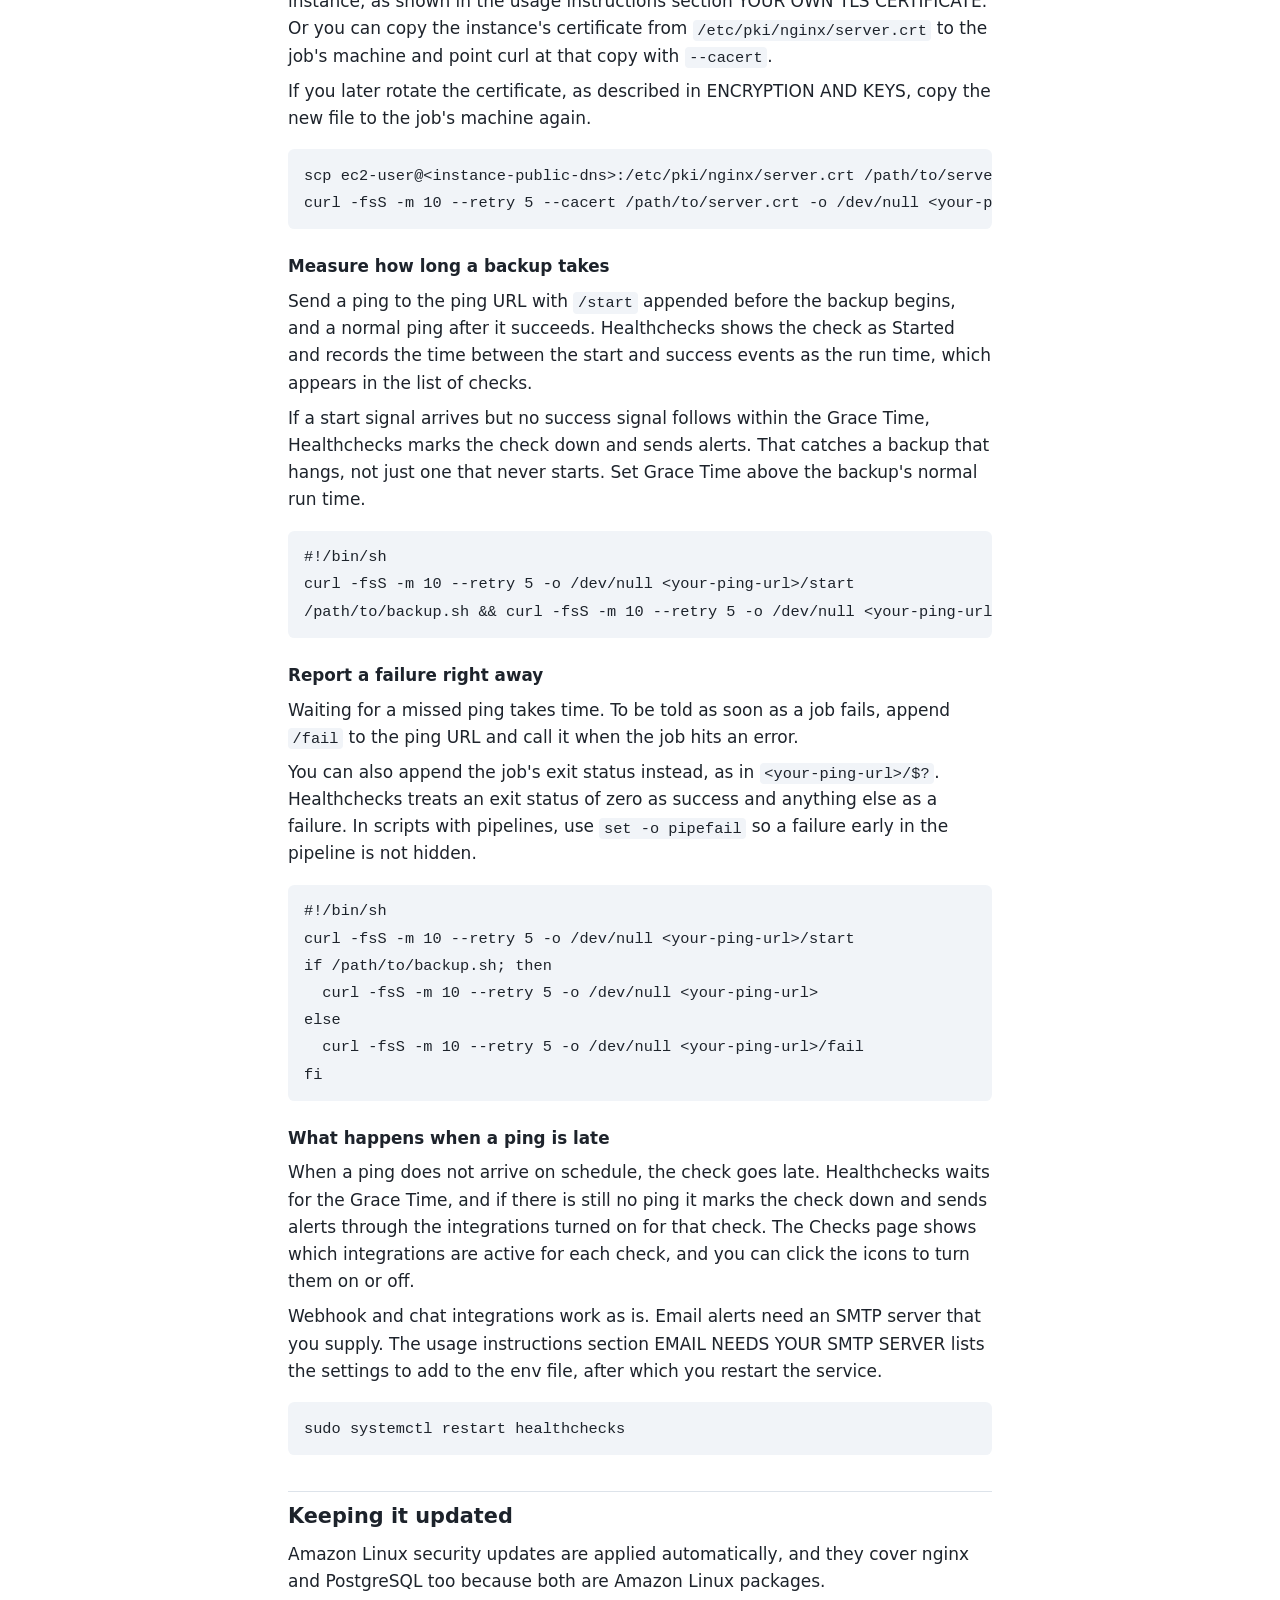
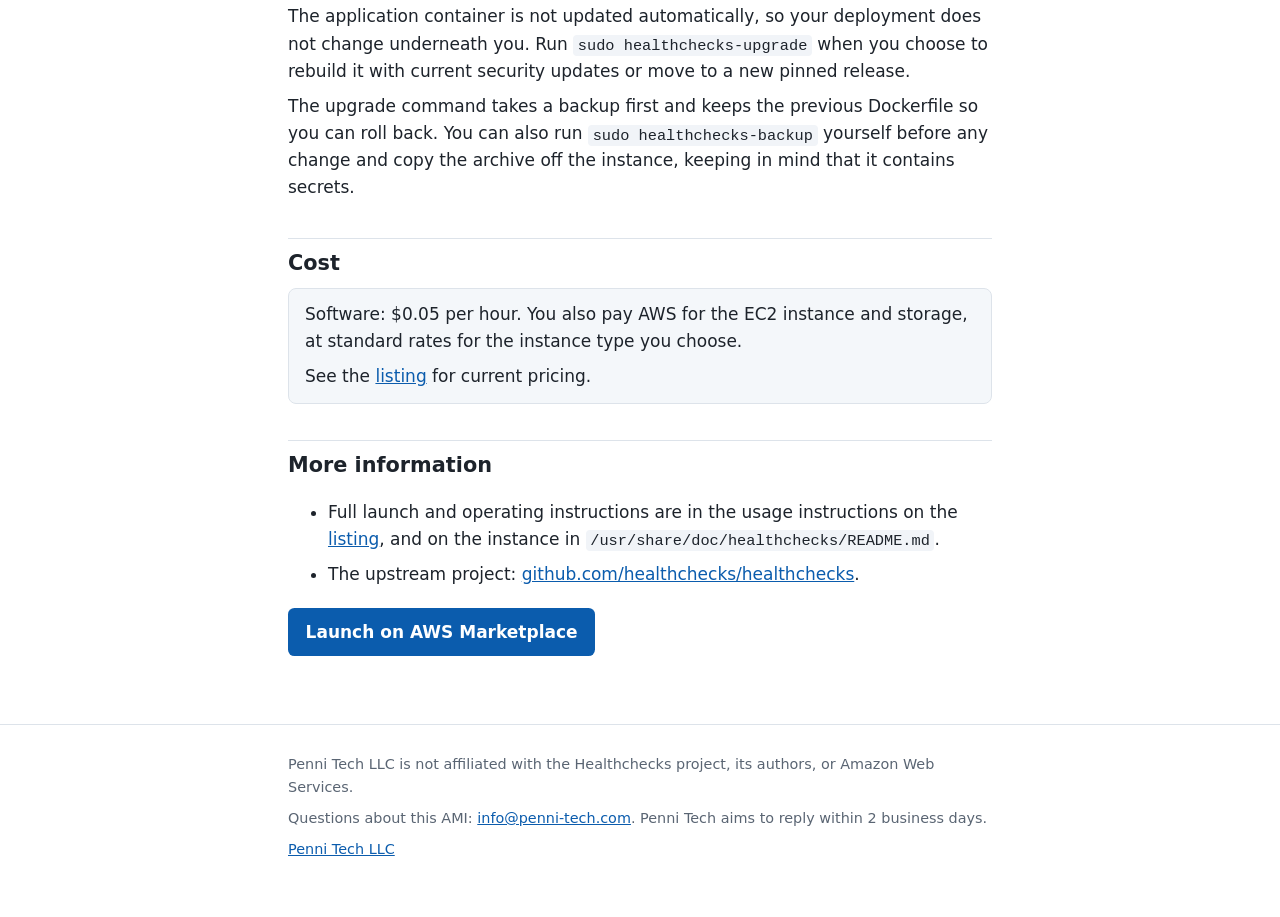
<file: guides/healthchecks/index.html>
<!doctype html>
<html lang="en">
<head>
<meta charset="utf-8">
<meta name="viewport" content="width=device-width, initial-scale=1">
<title>Healthchecks on AWS: launch and setup guide | Penni Tech</title>
<meta name="description" content="How to launch Healthchecks on AWS, sign in over HTTPS, and monitor cron jobs and backups with ping URLs, start signals and failure alerts.">
<link rel="canonical" href="https://penni-tech.com/guides/healthchecks/">
<link rel="stylesheet" href="../guide.css">
<script type="application/ld+json">
{
 "@context": "https://schema.org",
 "@type": "HowTo",
 "name": "How to run Healthchecks on AWS with the Penni Tech AMI",
 "description": "How to launch Healthchecks on AWS, sign in over HTTPS, and monitor cron jobs and backups with ping URLs, start signals and failure alerts.",
 "step": [
  {
   "@type": "HowToStep",
   "name": "Subscribe and launch",
   "text": "Subscribe to the product, then launch it from the AWS Marketplace website or the EC2 console."
  },
  {
   "@type": "HowToStep",
   "name": "Choose a key pair",
   "text": "Pick an EC2 key pair you hold the private key for. You need it to read your first-login password over SSH."
  },
  {
   "@type": "HowToStep",
   "name": "Open the right ports",
   "text": "In the security group, allow 443/tcp for the application. Port 80/tcp is optional and only redirects to HTTPS, and port 22/tcp is needed once to read the credential, so restrict it to your own address. Keep the default outbound rule so automatic security updates can reach the Amazon Linux repositories."
  },
  {
   "@type": "HowToStep",
   "name": "Wait for first boot",
   "text": "Give the instance about two minutes to finish its first-boot configuration. This is when it creates its own secrets and TLS certificate."
  },
  {
   "@type": "HowToStep",
   "name": "Read the credentials file",
   "text": "SSH in as ec2-user and print the root-only credentials file. It holds the URL, the admin email and the first-login password for your instance."
  },
  {
   "@type": "HowToStep",
   "name": "Sign in",
   "text": "Browse to https://<instance-public-dns>/ and sign in with the admin email and password. The certificate is self-signed, so expect a browser warning."
  },
  {
   "@type": "HowToStep",
   "name": "Change the password",
   "text": "Change the password right away, either under Account > Settings > Change password or with sudo healthchecks-passwd over SSH. Self-registration is disabled, so visitors cannot sign up on their own."
  },
  {
   "@type": "HowToStep",
   "name": "Create a check",
   "text": "In the web interface, create a new check for the job. Give it a name, and optionally tags and a description that say what the job does and what to do when it fails."
  },
  {
   "@type": "HowToStep",
   "name": "Set the schedule",
   "text": "Choose a Simple schedule and set Period to how often the job runs, or choose Cron and enter the same expression and server time zone as the job. Set Grace Time a little above the time the job normally takes."
  },
  {
   "@type": "HowToStep",
   "name": "Copy the ping URL",
   "text": "Copy the check's ping URL. It starts with your instance's HTTPS address."
  },
  {
   "@type": "HowToStep",
   "name": "Add curl to the cron job",
   "text": "Append a curl call to the job's line in the crontab. The && means the ping is sent only when the job exits successfully, and the options make curl retry, time out and stay quiet unless there is an error. If the job's machine does not yet trust your instance's certificate, add --cacert as described in the certificate section below."
  },
  {
   "@type": "HowToStep",
   "name": "Check that the ping arrives",
   "text": "After the job runs, open the check in the web interface and confirm the ping shows up in its events. If you prefer a short crontab line, you can put the curl call as the last line of the script instead."
  }
 ]
}
</script>
</head>
<body>
<header class="site"><div class="wrap"><a href="https://penni-tech.com/guides/">Penni Tech guides</a><span>How-to pages for Penni Tech AMIs</span></div></header>
<main class="wrap">
<h1>How to run Healthchecks on AWS with the Penni Tech AMI</h1>
<p class="lede">A step-by-step guide to the Healthchecks AMI from Penni Tech LLC on AWS Marketplace: launch, first sign-in, first setup and updates.</p>
<p class="cta"><a class="button" href="https://aws.amazon.com/marketplace/pp/prodview-dwj4iommoyuvq">Launch on AWS Marketplace</a></p>

<h2 id="what">What Healthchecks does</h2>
<p>Healthchecks watches cron jobs, backups and other scheduled tasks.</p>
<p>Each job gets its own ping URL, and the job calls that URL every time it runs.</p>
<p>If a ping does not arrive on schedule, the check is flagged late and then down, and Healthchecks sends you an alert.</p>

<h2 id="who">Who it's for</h2>
<p>Admins and small teams who run batch jobs, backups and scheduled scripts and need to know when one stops running.</p>
<p>People who want the monitor on their own AWS account, reachable over HTTPS, with no external service needed to run it.</p>

<h2 id="inside">What's in the AMI</h2>
<table>
<thead><tr><th>Component</th><th>Version</th></tr></thead>
<tbody>
<tr><td>Healthchecks</td><td>4.4</td></tr>
<tr><td>nginx</td><td>1.30.5</td></tr>
<tr><td>PostgreSQL</td><td>17.11</td></tr>
<tr><td>Docker Engine</td><td>25.0.14</td></tr>
<tr><td>Docker Compose</td><td>5.6.0</td></tr>
<tr><td>Amazon Linux</td><td>2023.12.20261012</td></tr>
</tbody>
</table>
<p>Supported instance types: <code>t3.medium</code>, <code>t3.large</code>, <code>t3.xlarge</code>, <code>m6i.large</code>, <code>m6i.xlarge</code>. The usage instructions recommend <code>t3.medium</code>.</p>

<h2 id="launch">Launch it from the listing</h2>
<ol class="steps">
<li><strong>Subscribe and launch</strong> Subscribe to the product, then launch it from the AWS Marketplace website or the EC2 console.</li>
<li><strong>Choose a key pair</strong> Pick an EC2 key pair you hold the private key for. You need it to read your first-login password over SSH.</li>
<li><strong>Open the right ports</strong> In the security group, allow 443/tcp for the application. Port 80/tcp is optional and only redirects to HTTPS, and port 22/tcp is needed once to read the credential, so restrict it to your own address. Keep the default outbound rule so automatic security updates can reach the Amazon Linux repositories.</li>
<li><strong>Wait for first boot</strong> Give the instance about two minutes to finish its first-boot configuration. This is when it creates its own secrets and TLS certificate.</li>
<li><strong>Read the credentials file</strong> SSH in as ec2-user and print the root-only credentials file. It holds the URL, the admin email and the first-login password for your instance.<pre><code>sudo cat /root/healthchecks-credentials.txt</code></pre></li>
<li><strong>Sign in</strong> Browse to <code>https://&lt;instance-public-dns&gt;/</code> and sign in with the admin email and password. The certificate is self-signed, so expect a browser warning.</li>
<li><strong>Change the password</strong> Change the password right away, either under Account &gt; Settings &gt; Change password or with <code>sudo healthchecks-passwd</code> over SSH. Self-registration is disabled, so visitors cannot sign up on their own.<pre><code>sudo healthchecks-passwd</code></pre></li>
</ol>

<h2 id="first-setup">First setup</h2>
<p>The first useful thing to do is monitor one cron job. You create a check, copy its ping URL, and add one curl call to the job.</p>
<ol class="steps">
<li><strong>Create a check</strong> In the web interface, create a new check for the job. Give it a name, and optionally tags and a description that say what the job does and what to do when it fails.</li>
<li><strong>Set the schedule</strong> Choose a Simple schedule and set Period to how often the job runs, or choose Cron and enter the same expression and server time zone as the job. Set Grace Time a little above the time the job normally takes.</li>
<li><strong>Copy the ping URL</strong> Copy the check's ping URL. It starts with your instance's HTTPS address.</li>
<li><strong>Add curl to the cron job</strong> Append a curl call to the job's line in the crontab. The <code>&amp;&amp;</code> means the ping is sent only when the job exits successfully, and the options make curl retry, time out and stay quiet unless there is an error. If the job's machine does not yet trust your instance's certificate, add <code>--cacert</code> as described in the certificate section below.<pre><code>@daily /path/to/backup.sh &amp;&amp; curl -fsS -m 10 --retry 5 -o /dev/null &lt;your-ping-url&gt;</code></pre></li>
<li><strong>Check that the ping arrives</strong> After the job runs, open the check in the web interface and confirm the ping shows up in its events. If you prefer a short crontab line, you can put the curl call as the last line of the script instead.</li>
</ol>
<h2 id="use">Day-to-day use</h2>
<h3>Let the job's machine trust your certificate</h3>
<p>Your ping URLs use the instance's HTTPS address, and the certificate is self-signed. curl rejects a certificate it does not trust, so the ping would not arrive.</p>
<p>You have two ways to fix this. You can install your own TLS certificate on the instance, as shown in the usage instructions section YOUR OWN TLS CERTIFICATE. Or you can copy the instance's certificate from <code>/etc/pki/nginx/server.crt</code> to the job's machine and point curl at that copy with <code>--cacert</code>.</p>
<p>If you later rotate the certificate, as described in ENCRYPTION AND KEYS, copy the new file to the job's machine again.</p>
<pre><code>scp ec2-user@&lt;instance-public-dns&gt;:/etc/pki/nginx/server.crt /path/to/server.crt
curl -fsS -m 10 --retry 5 --cacert /path/to/server.crt -o /dev/null &lt;your-ping-url&gt;</code></pre>
<h3>Measure how long a backup takes</h3>
<p>Send a ping to the ping URL with <code>/start</code> appended before the backup begins, and a normal ping after it succeeds. Healthchecks shows the check as Started and records the time between the start and success events as the run time, which appears in the list of checks.</p>
<p>If a start signal arrives but no success signal follows within the Grace Time, Healthchecks marks the check down and sends alerts. That catches a backup that hangs, not just one that never starts. Set Grace Time above the backup's normal run time.</p>
<pre><code>#!/bin/sh
curl -fsS -m 10 --retry 5 -o /dev/null &lt;your-ping-url&gt;/start
/path/to/backup.sh &amp;&amp; curl -fsS -m 10 --retry 5 -o /dev/null &lt;your-ping-url&gt;</code></pre>
<h3>Report a failure right away</h3>
<p>Waiting for a missed ping takes time. To be told as soon as a job fails, append <code>/fail</code> to the ping URL and call it when the job hits an error.</p>
<p>You can also append the job's exit status instead, as in <code>&lt;your-ping-url&gt;/$?</code>. Healthchecks treats an exit status of zero as success and anything else as a failure. In scripts with pipelines, use <code>set -o pipefail</code> so a failure early in the pipeline is not hidden.</p>
<pre><code>#!/bin/sh
curl -fsS -m 10 --retry 5 -o /dev/null &lt;your-ping-url&gt;/start
if /path/to/backup.sh; then
  curl -fsS -m 10 --retry 5 -o /dev/null &lt;your-ping-url&gt;
else
  curl -fsS -m 10 --retry 5 -o /dev/null &lt;your-ping-url&gt;/fail
fi</code></pre>
<h3>What happens when a ping is late</h3>
<p>When a ping does not arrive on schedule, the check goes late. Healthchecks waits for the Grace Time, and if there is still no ping it marks the check down and sends alerts through the integrations turned on for that check. The Checks page shows which integrations are active for each check, and you can click the icons to turn them on or off.</p>
<p>Webhook and chat integrations work as is. Email alerts need an SMTP server that you supply. The usage instructions section EMAIL NEEDS YOUR SMTP SERVER lists the settings to add to the env file, after which you restart the service.</p>
<pre><code>sudo systemctl restart healthchecks</code></pre>

<h2 id="updates">Keeping it updated</h2>
<p>Amazon Linux security updates are applied automatically, and they cover nginx and PostgreSQL too because both are Amazon Linux packages.</p>
<p>The application container is not updated automatically, so your deployment does not change underneath you. Run <code>sudo healthchecks-upgrade</code> when you choose to rebuild it with current security updates or move to a new pinned release.</p>
<p>The upgrade command takes a backup first and keeps the previous Dockerfile so you can roll back. You can also run <code>sudo healthchecks-backup</code> yourself before any change and copy the archive off the instance, keeping in mind that it contains secrets.</p>

<h2 id="cost">Cost</h2>
<div class="panel">
<p>Software: $0.05 per hour. You also pay AWS for the EC2 instance and storage, at standard rates for the instance type you choose.</p>
<p>See the <a href="https://aws.amazon.com/marketplace/pp/prodview-dwj4iommoyuvq">listing</a> for current pricing.</p>
</div>

<h2 id="more">More information</h2>
<ul>
<li>Full launch and operating instructions are in the usage instructions on the <a href="https://aws.amazon.com/marketplace/pp/prodview-dwj4iommoyuvq">listing</a>, and on the instance in <code>/usr/share/doc/healthchecks/README.md</code>.</li>
<li>The upstream project: <a href="https://github.com/healthchecks/healthchecks">github.com/healthchecks/healthchecks</a>.</li>
</ul>
<p class="cta"><a class="button" href="https://aws.amazon.com/marketplace/pp/prodview-dwj4iommoyuvq">Launch on AWS Marketplace</a></p>
</main>
<footer class="site"><div class="wrap">
<p>Penni Tech LLC is not affiliated with the Healthchecks project, its authors, or Amazon Web Services.</p>
<p>Questions about this AMI: <a href="mailto:info@penni-tech.com">info@penni-tech.com</a>. Penni Tech aims to reply within 2 business days.</p>
<p><a href="https://penni-tech.com/">Penni Tech LLC</a></p>
</div></footer>
</body>
</html>
</file>
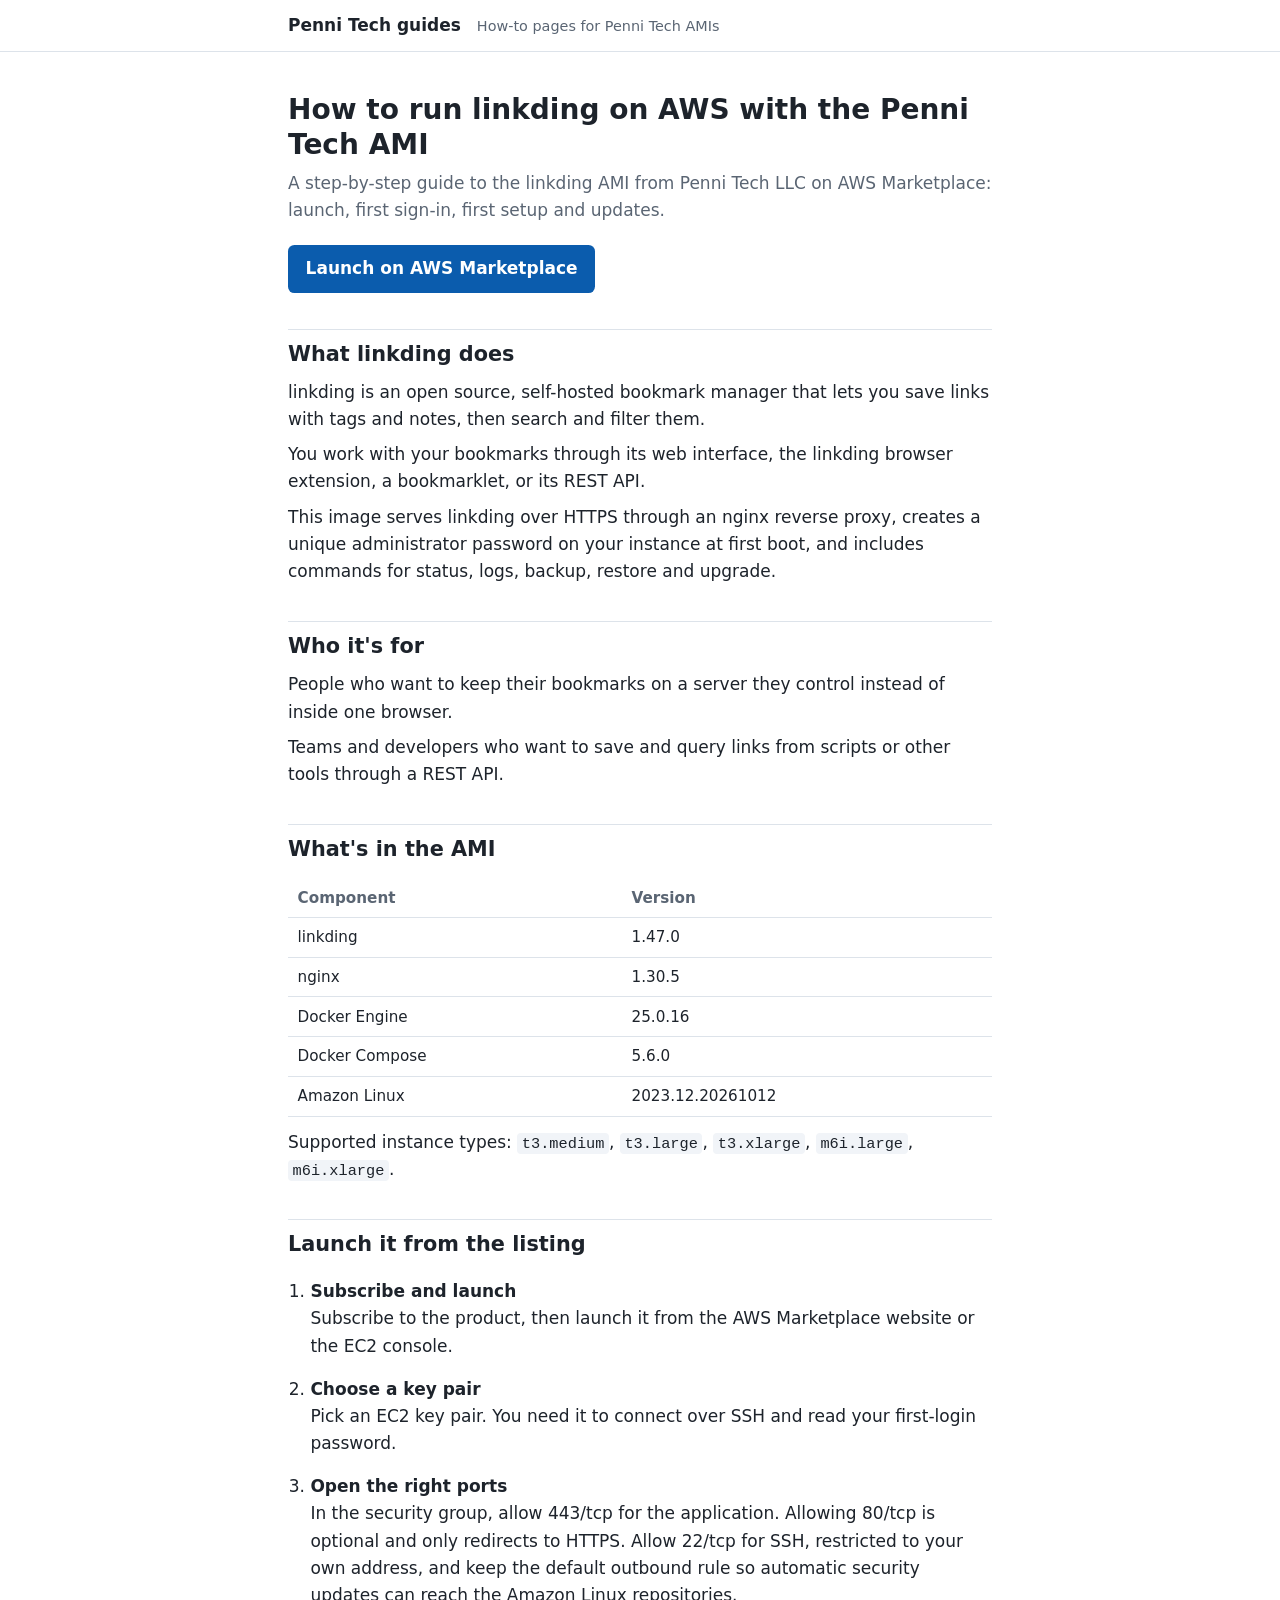
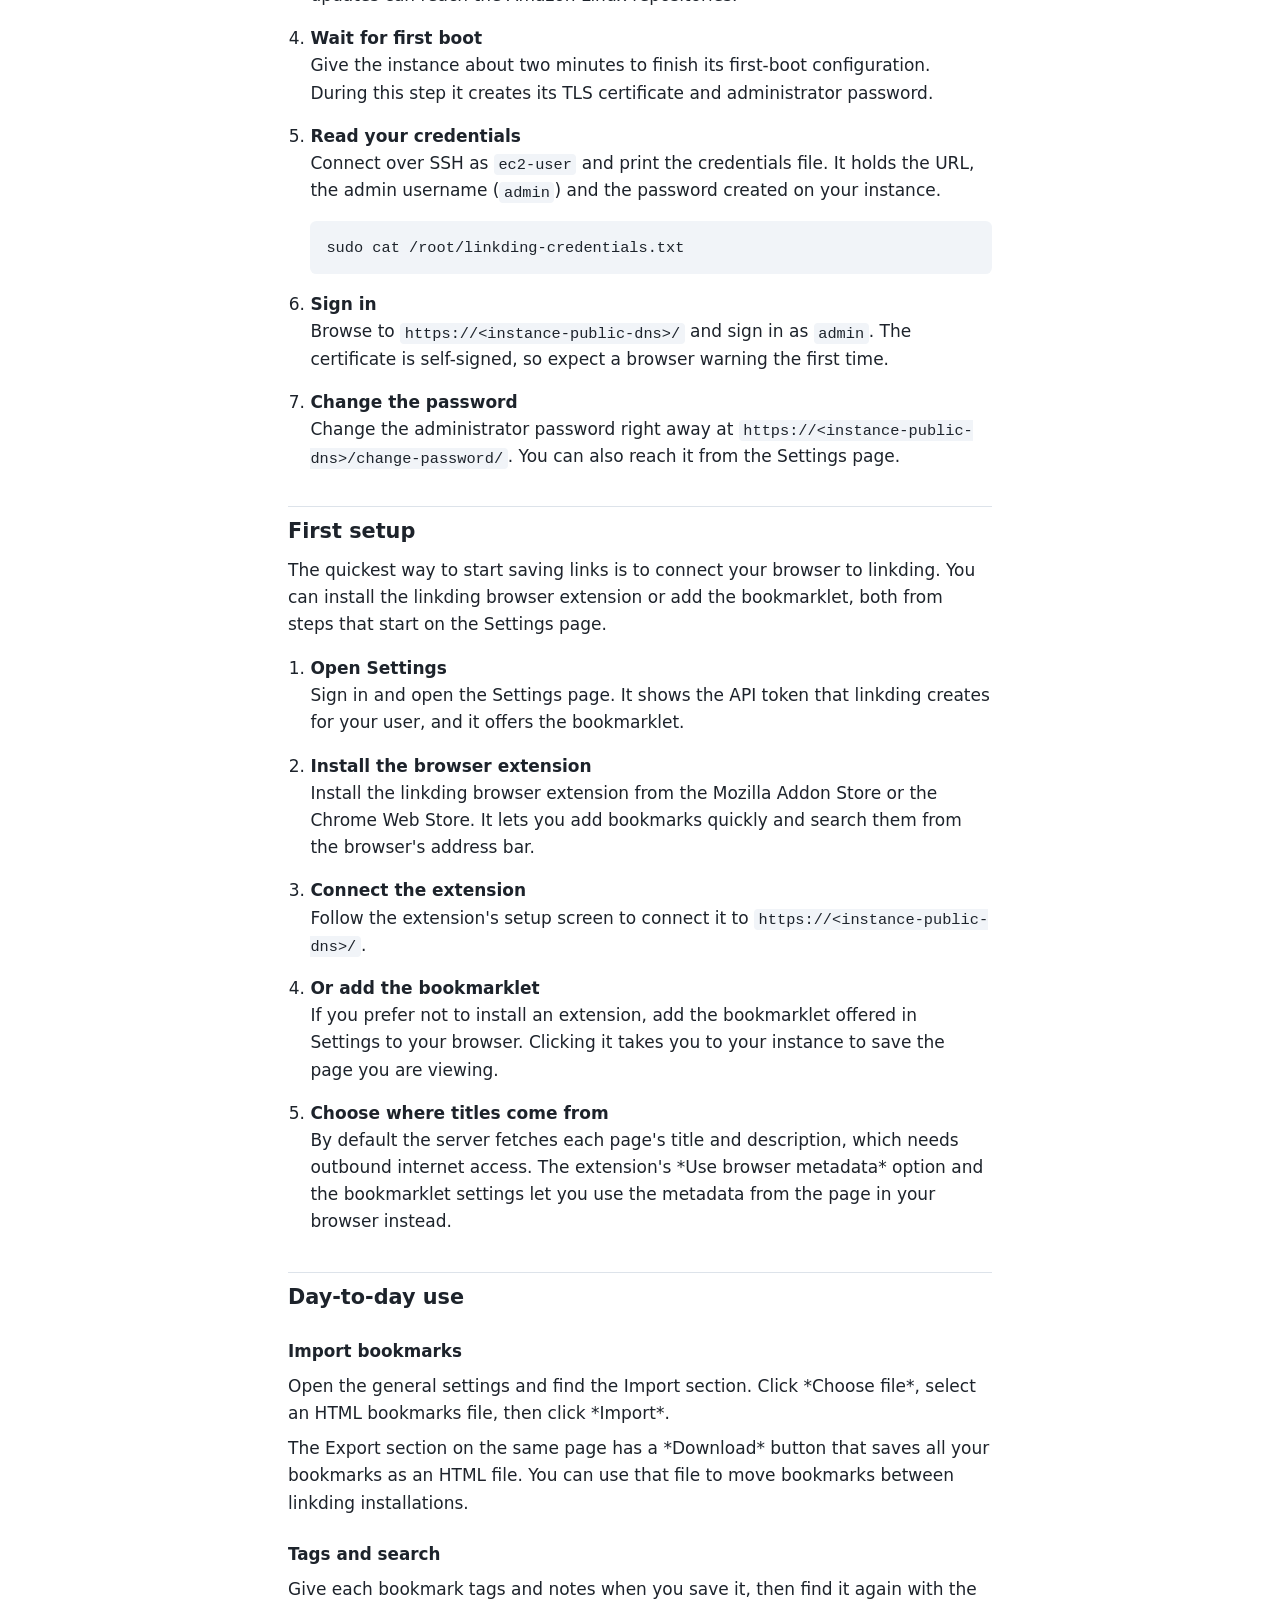
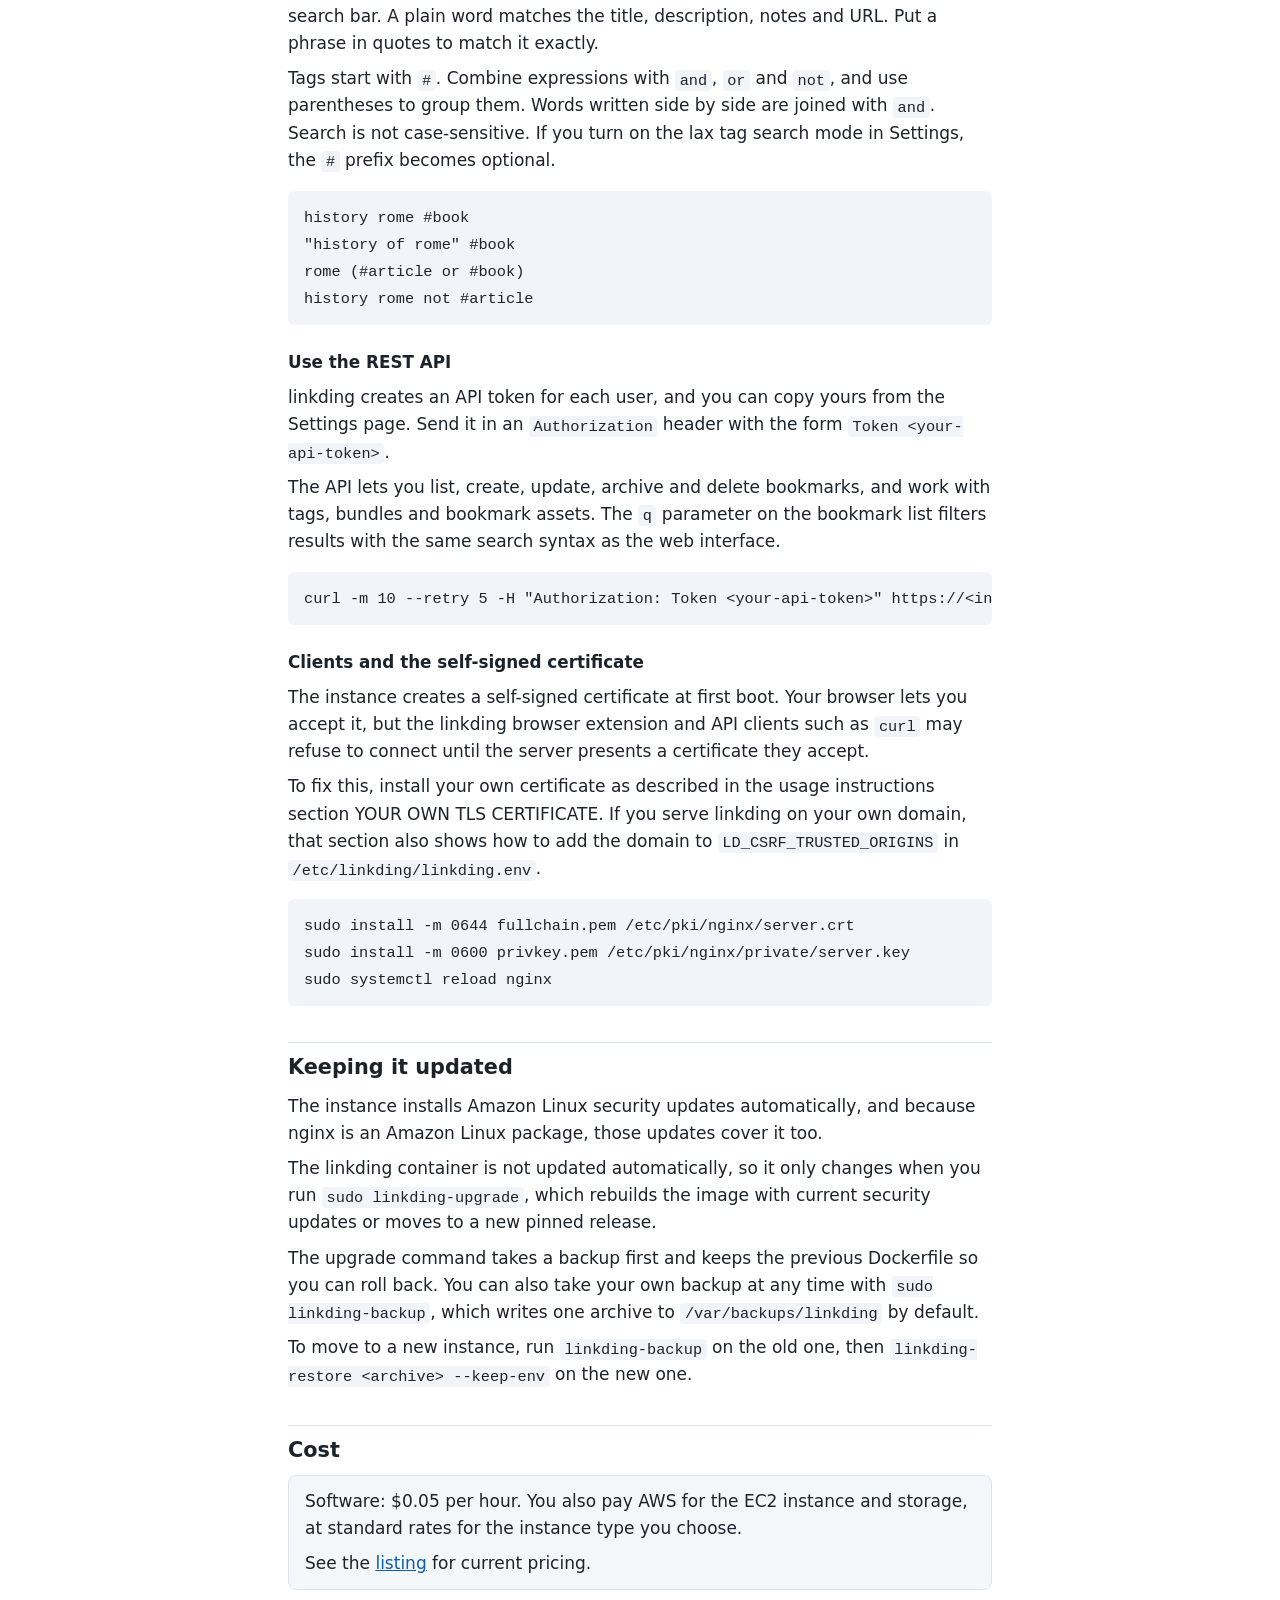
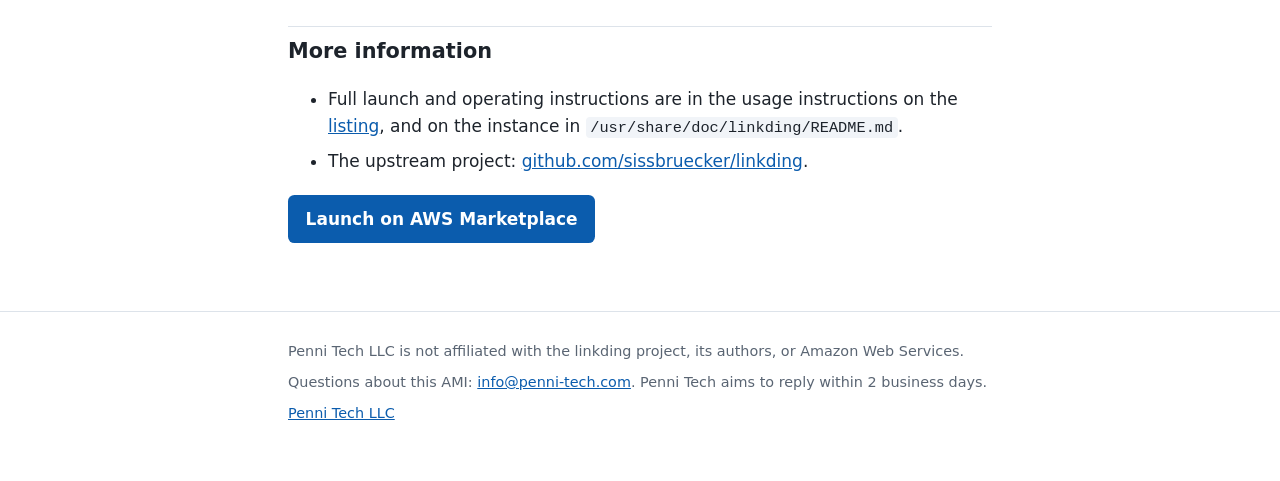
<file: guides/linkding/index.html>
<!doctype html>
<html lang="en">
<head>
<meta charset="utf-8">
<meta name="viewport" content="width=device-width, initial-scale=1">
<title>linkding on AWS: launch and setup guide | Penni Tech</title>
<meta name="description" content="How to launch the Penni Tech linkding image on AWS, sign in over HTTPS, and save, import, tag and search bookmarks or use the REST API.">
<link rel="canonical" href="https://penni-tech.com/guides/linkding/">
<link rel="stylesheet" href="../guide.css">
<script type="application/ld+json">
{
 "@context": "https://schema.org",
 "@type": "HowTo",
 "name": "How to run linkding on AWS with the Penni Tech AMI",
 "description": "How to launch the Penni Tech linkding image on AWS, sign in over HTTPS, and save, import, tag and search bookmarks or use the REST API.",
 "step": [
  {
   "@type": "HowToStep",
   "name": "Subscribe and launch",
   "text": "Subscribe to the product, then launch it from the AWS Marketplace website or the EC2 console."
  },
  {
   "@type": "HowToStep",
   "name": "Choose a key pair",
   "text": "Pick an EC2 key pair. You need it to connect over SSH and read your first-login password."
  },
  {
   "@type": "HowToStep",
   "name": "Open the right ports",
   "text": "In the security group, allow 443/tcp for the application. Allowing 80/tcp is optional and only redirects to HTTPS. Allow 22/tcp for SSH, restricted to your own address, and keep the default outbound rule so automatic security updates can reach the Amazon Linux repositories."
  },
  {
   "@type": "HowToStep",
   "name": "Wait for first boot",
   "text": "Give the instance about two minutes to finish its first-boot configuration. During this step it creates its TLS certificate and administrator password."
  },
  {
   "@type": "HowToStep",
   "name": "Read your credentials",
   "text": "Connect over SSH as ec2-user and print the credentials file. It holds the URL, the admin username (admin) and the password created on your instance."
  },
  {
   "@type": "HowToStep",
   "name": "Sign in",
   "text": "Browse to https://<instance-public-dns>/ and sign in as admin. The certificate is self-signed, so expect a browser warning the first time."
  },
  {
   "@type": "HowToStep",
   "name": "Change the password",
   "text": "Change the administrator password right away at https://<instance-public-dns>/change-password/. You can also reach it from the Settings page."
  },
  {
   "@type": "HowToStep",
   "name": "Open Settings",
   "text": "Sign in and open the Settings page. It shows the API token that linkding creates for your user, and it offers the bookmarklet."
  },
  {
   "@type": "HowToStep",
   "name": "Install the browser extension",
   "text": "Install the linkding browser extension from the Mozilla Addon Store or the Chrome Web Store. It lets you add bookmarks quickly and search them from the browser's address bar."
  },
  {
   "@type": "HowToStep",
   "name": "Connect the extension",
   "text": "Follow the extension's setup screen to connect it to https://<instance-public-dns>/."
  },
  {
   "@type": "HowToStep",
   "name": "Or add the bookmarklet",
   "text": "If you prefer not to install an extension, add the bookmarklet offered in Settings to your browser. Clicking it takes you to your instance to save the page you are viewing."
  },
  {
   "@type": "HowToStep",
   "name": "Choose where titles come from",
   "text": "By default the server fetches each page's title and description, which needs outbound internet access. The extension's *Use browser metadata* option and the bookmarklet settings let you use the metadata from the page in your browser instead."
  }
 ]
}
</script>
</head>
<body>
<header class="site"><div class="wrap"><a href="https://penni-tech.com/guides/">Penni Tech guides</a><span>How-to pages for Penni Tech AMIs</span></div></header>
<main class="wrap">
<h1>How to run linkding on AWS with the Penni Tech AMI</h1>
<p class="lede">A step-by-step guide to the linkding AMI from Penni Tech LLC on AWS Marketplace: launch, first sign-in, first setup and updates.</p>
<p class="cta"><a class="button" href="https://aws.amazon.com/marketplace/pp/prodview-kb6qrt7xgwwsk">Launch on AWS Marketplace</a></p>

<h2 id="what">What linkding does</h2>
<p>linkding is an open source, self-hosted bookmark manager that lets you save links with tags and notes, then search and filter them.</p>
<p>You work with your bookmarks through its web interface, the linkding browser extension, a bookmarklet, or its REST API.</p>
<p>This image serves linkding over HTTPS through an nginx reverse proxy, creates a unique administrator password on your instance at first boot, and includes commands for status, logs, backup, restore and upgrade.</p>

<h2 id="who">Who it's for</h2>
<p>People who want to keep their bookmarks on a server they control instead of inside one browser.</p>
<p>Teams and developers who want to save and query links from scripts or other tools through a REST API.</p>

<h2 id="inside">What's in the AMI</h2>
<table>
<thead><tr><th>Component</th><th>Version</th></tr></thead>
<tbody>
<tr><td>linkding</td><td>1.47.0</td></tr>
<tr><td>nginx</td><td>1.30.5</td></tr>
<tr><td>Docker Engine</td><td>25.0.16</td></tr>
<tr><td>Docker Compose</td><td>5.6.0</td></tr>
<tr><td>Amazon Linux</td><td>2023.12.20261012</td></tr>
</tbody>
</table>
<p>Supported instance types: <code>t3.medium</code>, <code>t3.large</code>, <code>t3.xlarge</code>, <code>m6i.large</code>, <code>m6i.xlarge</code>.</p>

<h2 id="launch">Launch it from the listing</h2>
<ol class="steps">
<li><strong>Subscribe and launch</strong> Subscribe to the product, then launch it from the AWS Marketplace website or the EC2 console.</li>
<li><strong>Choose a key pair</strong> Pick an EC2 key pair. You need it to connect over SSH and read your first-login password.</li>
<li><strong>Open the right ports</strong> In the security group, allow 443/tcp for the application. Allowing 80/tcp is optional and only redirects to HTTPS. Allow 22/tcp for SSH, restricted to your own address, and keep the default outbound rule so automatic security updates can reach the Amazon Linux repositories.</li>
<li><strong>Wait for first boot</strong> Give the instance about two minutes to finish its first-boot configuration. During this step it creates its TLS certificate and administrator password.</li>
<li><strong>Read your credentials</strong> Connect over SSH as <code>ec2-user</code> and print the credentials file. It holds the URL, the admin username (<code>admin</code>) and the password created on your instance.<pre><code>sudo cat /root/linkding-credentials.txt</code></pre></li>
<li><strong>Sign in</strong> Browse to <code>https://&lt;instance-public-dns&gt;/</code> and sign in as <code>admin</code>. The certificate is self-signed, so expect a browser warning the first time.</li>
<li><strong>Change the password</strong> Change the administrator password right away at <code>https://&lt;instance-public-dns&gt;/change-password/</code>. You can also reach it from the Settings page.</li>
</ol>

<h2 id="first-setup">First setup</h2>
<p>The quickest way to start saving links is to connect your browser to linkding. You can install the linkding browser extension or add the bookmarklet, both from steps that start on the Settings page.</p>
<ol class="steps">
<li><strong>Open Settings</strong> Sign in and open the Settings page. It shows the API token that linkding creates for your user, and it offers the bookmarklet.</li>
<li><strong>Install the browser extension</strong> Install the linkding browser extension from the Mozilla Addon Store or the Chrome Web Store. It lets you add bookmarks quickly and search them from the browser's address bar.</li>
<li><strong>Connect the extension</strong> Follow the extension's setup screen to connect it to <code>https://&lt;instance-public-dns&gt;/</code>.</li>
<li><strong>Or add the bookmarklet</strong> If you prefer not to install an extension, add the bookmarklet offered in Settings to your browser. Clicking it takes you to your instance to save the page you are viewing.</li>
<li><strong>Choose where titles come from</strong> By default the server fetches each page's title and description, which needs outbound internet access. The extension's *Use browser metadata* option and the bookmarklet settings let you use the metadata from the page in your browser instead.</li>
</ol>
<h2 id="use">Day-to-day use</h2>
<h3>Import bookmarks</h3>
<p>Open the general settings and find the Import section. Click *Choose file*, select an HTML bookmarks file, then click *Import*.</p>
<p>The Export section on the same page has a *Download* button that saves all your bookmarks as an HTML file. You can use that file to move bookmarks between linkding installations.</p>

<h3>Tags and search</h3>
<p>Give each bookmark tags and notes when you save it, then find it again with the search bar. A plain word matches the title, description, notes and URL. Put a phrase in quotes to match it exactly.</p>
<p>Tags start with <code>#</code>. Combine expressions with <code>and</code>, <code>or</code> and <code>not</code>, and use parentheses to group them. Words written side by side are joined with <code>and</code>. Search is not case-sensitive. If you turn on the lax tag search mode in Settings, the <code>#</code> prefix becomes optional.</p>
<pre><code>history rome #book
"history of rome" #book
rome (#article or #book)
history rome not #article</code></pre>
<h3>Use the REST API</h3>
<p>linkding creates an API token for each user, and you can copy yours from the Settings page. Send it in an <code>Authorization</code> header with the form <code>Token &lt;your-api-token&gt;</code>.</p>
<p>The API lets you list, create, update, archive and delete bookmarks, and work with tags, bundles and bookmark assets. The <code>q</code> parameter on the bookmark list filters results with the same search syntax as the web interface.</p>
<pre><code>curl -m 10 --retry 5 -H "Authorization: Token &lt;your-api-token&gt;" https://&lt;instance-public-dns&gt;/api/bookmarks/</code></pre>
<h3>Clients and the self-signed certificate</h3>
<p>The instance creates a self-signed certificate at first boot. Your browser lets you accept it, but the linkding browser extension and API clients such as <code>curl</code> may refuse to connect until the server presents a certificate they accept.</p>
<p>To fix this, install your own certificate as described in the usage instructions section YOUR OWN TLS CERTIFICATE. If you serve linkding on your own domain, that section also shows how to add the domain to <code>LD_CSRF_TRUSTED_ORIGINS</code> in <code>/etc/linkding/linkding.env</code>.</p>
<pre><code>sudo install -m 0644 fullchain.pem /etc/pki/nginx/server.crt
sudo install -m 0600 privkey.pem /etc/pki/nginx/private/server.key
sudo systemctl reload nginx</code></pre>

<h2 id="updates">Keeping it updated</h2>
<p>The instance installs Amazon Linux security updates automatically, and because nginx is an Amazon Linux package, those updates cover it too.</p>
<p>The linkding container is not updated automatically, so it only changes when you run <code>sudo linkding-upgrade</code>, which rebuilds the image with current security updates or moves to a new pinned release.</p>
<p>The upgrade command takes a backup first and keeps the previous Dockerfile so you can roll back. You can also take your own backup at any time with <code>sudo linkding-backup</code>, which writes one archive to <code>/var/backups/linkding</code> by default.</p>
<p>To move to a new instance, run <code>linkding-backup</code> on the old one, then <code>linkding-restore &lt;archive&gt; --keep-env</code> on the new one.</p>

<h2 id="cost">Cost</h2>
<div class="panel">
<p>Software: $0.05 per hour. You also pay AWS for the EC2 instance and storage, at standard rates for the instance type you choose.</p>
<p>See the <a href="https://aws.amazon.com/marketplace/pp/prodview-kb6qrt7xgwwsk">listing</a> for current pricing.</p>
</div>

<h2 id="more">More information</h2>
<ul>
<li>Full launch and operating instructions are in the usage instructions on the <a href="https://aws.amazon.com/marketplace/pp/prodview-kb6qrt7xgwwsk">listing</a>, and on the instance in <code>/usr/share/doc/linkding/README.md</code>.</li>
<li>The upstream project: <a href="https://github.com/sissbruecker/linkding">github.com/sissbruecker/linkding</a>.</li>
</ul>
<p class="cta"><a class="button" href="https://aws.amazon.com/marketplace/pp/prodview-kb6qrt7xgwwsk">Launch on AWS Marketplace</a></p>
</main>
<footer class="site"><div class="wrap">
<p>Penni Tech LLC is not affiliated with the linkding project, its authors, or Amazon Web Services.</p>
<p>Questions about this AMI: <a href="mailto:info@penni-tech.com">info@penni-tech.com</a>. Penni Tech aims to reply within 2 business days.</p>
<p><a href="https://penni-tech.com/">Penni Tech LLC</a></p>
</div></footer>
</body>
</html>
</file>
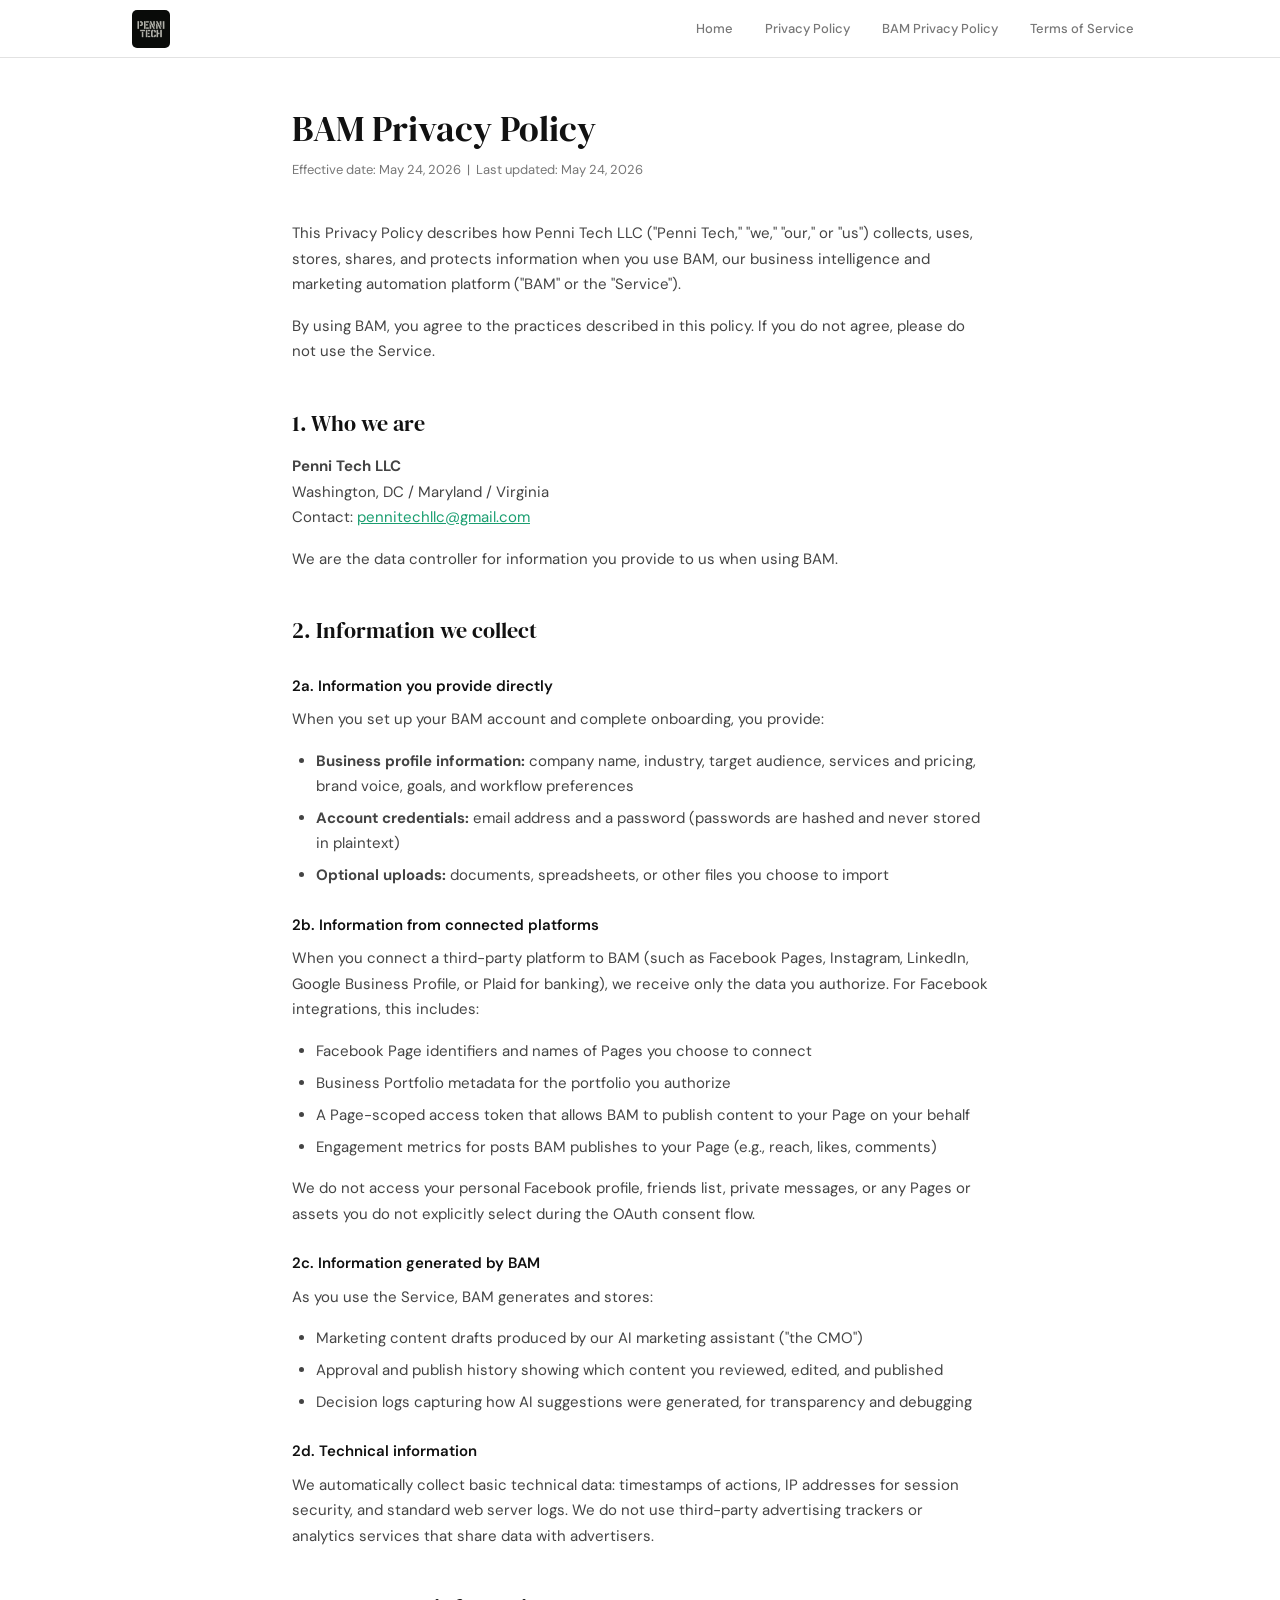
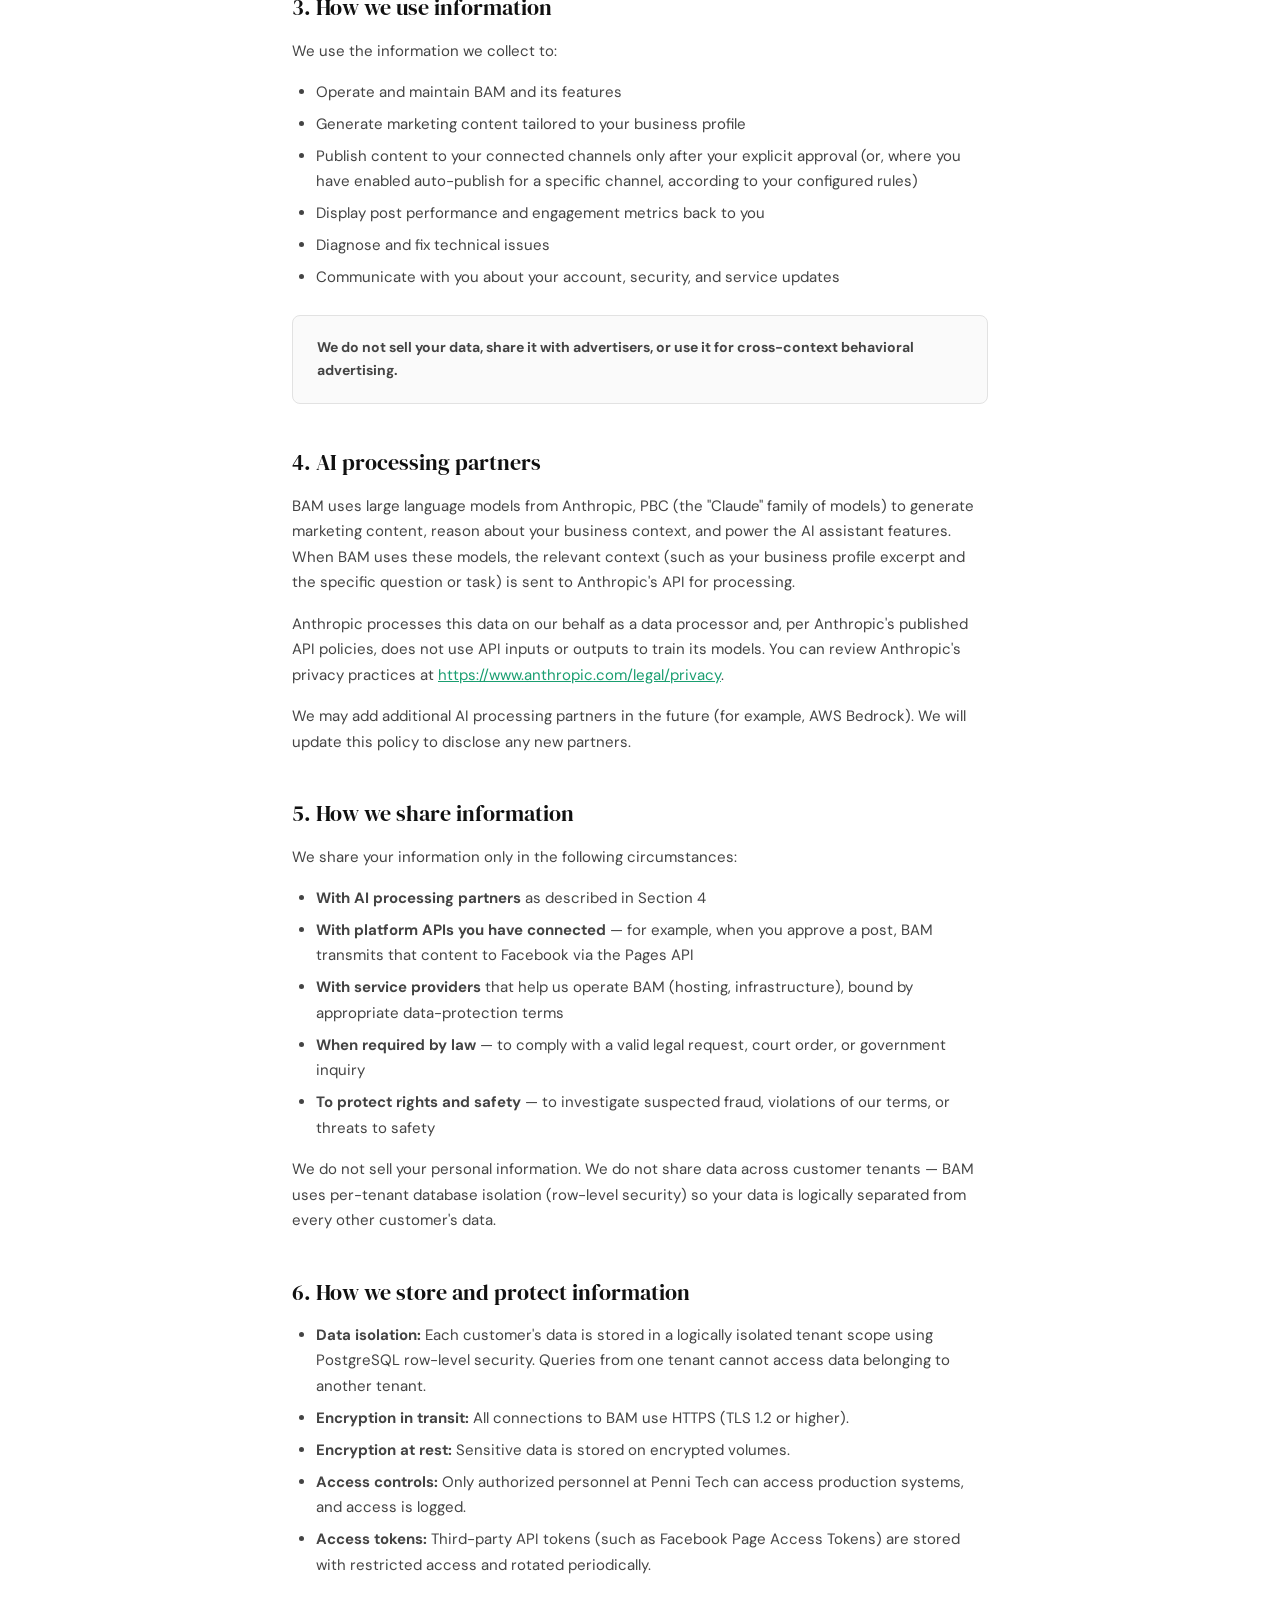
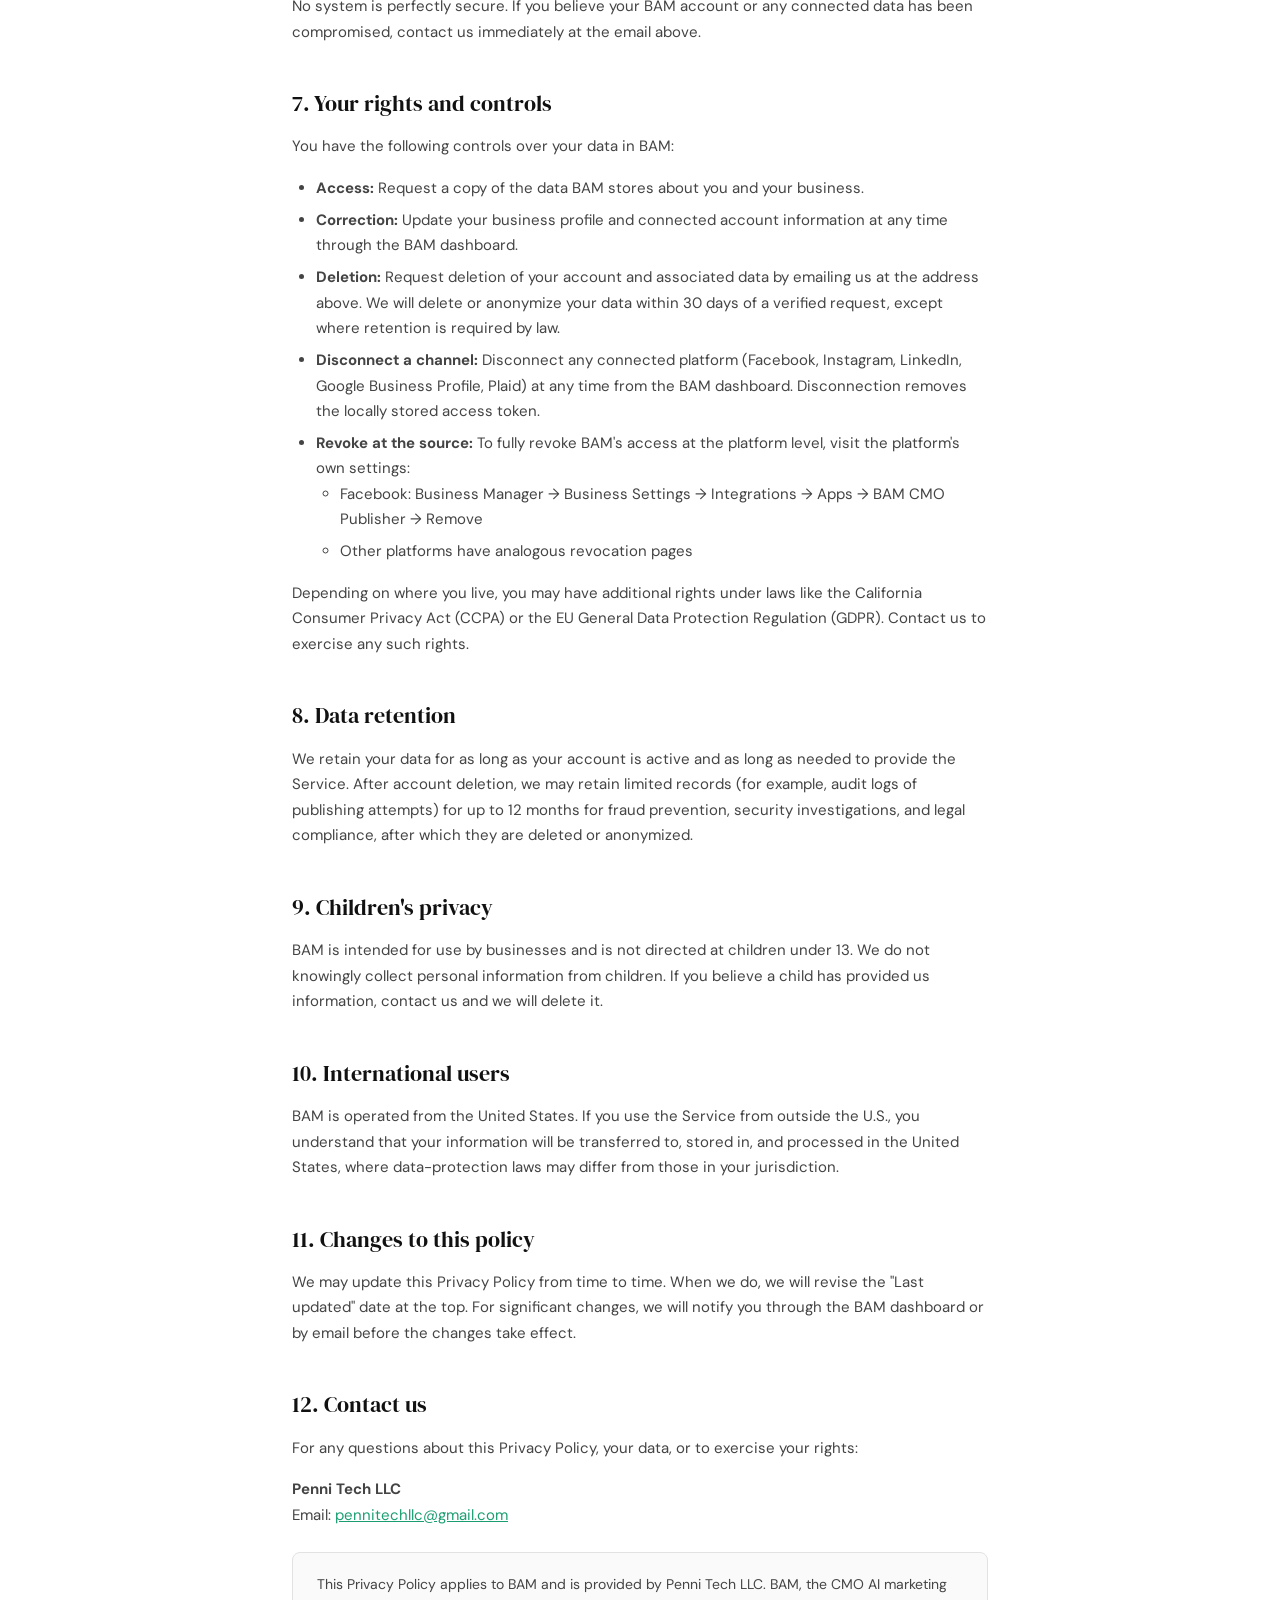
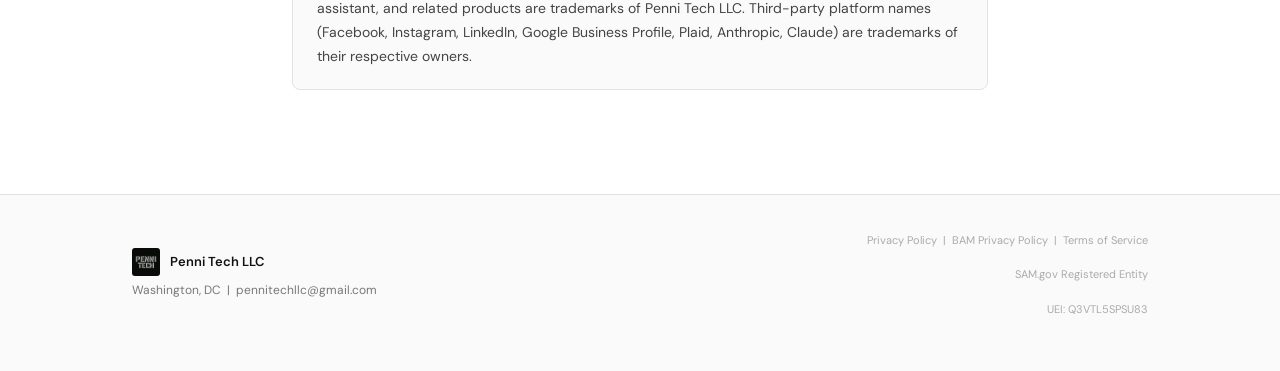
<file: bam_privacy.html>
<!DOCTYPE html>
<html lang="en">
<head>
<meta charset="UTF-8">
<meta name="viewport" content="width=device-width, initial-scale=1.0">
<title>BAM Privacy Policy | Penni Tech LLC</title>
<meta name="description" content="Privacy Policy for BAM, the business intelligence and marketing automation platform by Penni Tech LLC.">
<link rel="preconnect" href="https://fonts.googleapis.com">
<link rel="preconnect" href="https://fonts.gstatic.com" crossorigin>
<link href="https://fonts.googleapis.com/css2?family=DM+Sans:ital,opsz,wght@0,9..40,300;0,9..40,400;0,9..40,500;0,9..40,600;0,9..40,700&family=DM+Serif+Display&display=swap" rel="stylesheet">
<link rel="icon" type="image/png" href="logo.png">
<style>
:root {
--green: #1A9E70;
--dark: #111;
--body: #444;
--muted: #777;
--border: #E2E2E2;
--bg: #FAFAFA;
--white: #fff;
--font-display: 'DM Serif Display', Georgia, serif;
--font-body: 'DM Sans', -apple-system, sans-serif;
--max-w: 760px;
}

* { margin: 0; padding: 0; box-sizing: border-box; }
html { scroll-behavior: smooth; }

body {
font-family: var(--font-body);
color: var(--body);
background: var(--white);
font-size: 15px;
line-height: 1.7;
-webkit-font-smoothing: antialiased;
}

.nav-wrap {
position: sticky;
top: 0;
z-index: 100;
background: rgba(255,255,255,0.92);
backdrop-filter: blur(12px);
-webkit-backdrop-filter: blur(12px);
border-bottom: 1px solid var(--border);
}

nav {
max-width: 1080px;
margin: 0 auto;
display: flex;
justify-content: space-between;
align-items: center;
padding: 0.6rem 2rem;
}

.logo { display: flex; align-items: center; text-decoration: none; }
.logo img { height: 38px; width: auto; display: block; border-radius: 5px; }

.nav-links { display: flex; align-items: center; gap: 0.25rem; }

.nav-links a {
font-size: 13px;
font-weight: 500;
color: var(--muted);
text-decoration: none;
padding: 6px 14px;
border-radius: 6px;
transition: all 0.2s;
}

.nav-links a:hover { color: var(--dark); background: var(--bg); }

.container {
max-width: var(--max-w);
margin: 0 auto;
padding: 3rem 2rem 5rem;
}

h1 {
font-family: var(--font-display);
font-size: 36px;
font-weight: 400;
color: var(--dark);
line-height: 1.25;
margin-bottom: 0.5rem;
}

.last-updated {
font-size: 13px;
color: var(--muted);
margin-bottom: 2.5rem;
}

h2 {
font-family: var(--font-display);
font-size: 22px;
font-weight: 400;
color: var(--dark);
margin-top: 2.5rem;
margin-bottom: 0.75rem;
}

h3 {
font-size: 15px;
font-weight: 600;
color: var(--dark);
margin-top: 1.5rem;
margin-bottom: 0.5rem;
}

p { margin-bottom: 1rem; }

ul {
margin-bottom: 1rem;
padding-left: 1.5rem;
}

li { margin-bottom: 0.4rem; }

a { color: var(--green); }

.highlight {
background: var(--bg);
border: 1px solid var(--border);
border-radius: 8px;
padding: 1.25rem 1.5rem;
margin: 1.5rem 0;
font-size: 14px;
}

footer {
border-top: 1px solid var(--border);
background: var(--bg);
}

.footer-inner {
max-width: 1080px;
margin: 0 auto;
padding: 2.25rem 2rem;
display: flex;
justify-content: space-between;
align-items: center;
flex-wrap: wrap;
gap: 1rem;
}

.footer-logo { display: flex; align-items: center; gap: 10px; margin-bottom: 4px; }
.footer-logo img { height: 28px; width: auto; border-radius: 3px; }
.footer-logo span { font-weight: 600; font-size: 13px; color: var(--dark); }
.footer-left p { font-size: 12px; color: var(--muted); }
.footer-right { text-align: right; }
.footer-right p { font-size: 11px; color: #aaa; }

@media (max-width: 768px) {
nav { padding: 0.5rem 1.25rem; }
.logo img { height: 32px; }
.nav-links { display: none; }
.container { padding: 2.5rem 1.25rem 4rem; }
h1 { font-size: 28px; }
.footer-inner { flex-direction: column; text-align: center; }
.footer-right { text-align: center; }
}
</style>
</head>
<body>

<div class="nav-wrap">
<nav>
<a href="/" class="logo">
<img src="logo.png" alt="Penni Tech LLC">
</a>
<div class="nav-links">
<a href="/">Home</a>
<a href="/privacy.html">Privacy Policy</a>
<a href="/bam_privacy.html">BAM Privacy Policy</a>
<a href="/terms.html">Terms of Service</a>
</div>
</nav>
</div>
<div class="container">

<h1>BAM Privacy Policy</h1>
<p class="last-updated">Effective date: May 24, 2026 &nbsp;|&nbsp; Last updated: May 24, 2026</p>

<p>This Privacy Policy describes how Penni Tech LLC ("Penni Tech," "we," "our," or "us") collects, uses, stores, shares, and protects information when you use BAM, our business intelligence and marketing automation platform ("BAM" or the "Service").</p>

<p>By using BAM, you agree to the practices described in this policy. If you do not agree, please do not use the Service.</p>

<h2>1. Who we are</h2>

<p><strong>Penni Tech LLC</strong><br>
Washington, DC / Maryland / Virginia<br>
Contact: <a href="mailto:pennitechllc@gmail.com">pennitechllc@gmail.com</a></p>

<p>We are the data controller for information you provide to us when using BAM.</p>

<h2>2. Information we collect</h2>

<h3>2a. Information you provide directly</h3>
<p>When you set up your BAM account and complete onboarding, you provide:</p>
<ul>
<li><strong>Business profile information:</strong> company name, industry, target audience, services and pricing, brand voice, goals, and workflow preferences</li>
<li><strong>Account credentials:</strong> email address and a password (passwords are hashed and never stored in plaintext)</li>
<li><strong>Optional uploads:</strong> documents, spreadsheets, or other files you choose to import</li>
</ul>

<h3>2b. Information from connected platforms</h3>
<p>When you connect a third-party platform to BAM (such as Facebook Pages, Instagram, LinkedIn, Google Business Profile, or Plaid for banking), we receive only the data you authorize. For Facebook integrations, this includes:</p>
<ul>
<li>Facebook Page identifiers and names of Pages you choose to connect</li>
<li>Business Portfolio metadata for the portfolio you authorize</li>
<li>A Page-scoped access token that allows BAM to publish content to your Page on your behalf</li>
<li>Engagement metrics for posts BAM publishes to your Page (e.g., reach, likes, comments)</li>
</ul>
<p>We do not access your personal Facebook profile, friends list, private messages, or any Pages or assets you do not explicitly select during the OAuth consent flow.</p>

<h3>2c. Information generated by BAM</h3>
<p>As you use the Service, BAM generates and stores:</p>
<ul>
<li>Marketing content drafts produced by our AI marketing assistant ("the CMO")</li>
<li>Approval and publish history showing which content you reviewed, edited, and published</li>
<li>Decision logs capturing how AI suggestions were generated, for transparency and debugging</li>
</ul>

<h3>2d. Technical information</h3>
<p>We automatically collect basic technical data: timestamps of actions, IP addresses for session security, and standard web server logs. We do not use third-party advertising trackers or analytics services that share data with advertisers.</p>

<h2>3. How we use information</h2>
<p>We use the information we collect to:</p>
<ul>
<li>Operate and maintain BAM and its features</li>
<li>Generate marketing content tailored to your business profile</li>
<li>Publish content to your connected channels only after your explicit approval (or, where you have enabled auto-publish for a specific channel, according to your configured rules)</li>
<li>Display post performance and engagement metrics back to you</li>
<li>Diagnose and fix technical issues</li>
<li>Communicate with you about your account, security, and service updates</li>
</ul>

<div class="highlight">
<strong>We do not sell your data, share it with advertisers, or use it for cross-context behavioral advertising.</strong>
</div>

<h2>4. AI processing partners</h2>
<p>BAM uses large language models from Anthropic, PBC (the "Claude" family of models) to generate marketing content, reason about your business context, and power the AI assistant features. When BAM uses these models, the relevant context (such as your business profile excerpt and the specific question or task) is sent to Anthropic's API for processing.</p>

<p>Anthropic processes this data on our behalf as a data processor and, per Anthropic's published API policies, does not use API inputs or outputs to train its models. You can review Anthropic's privacy practices at <a href="https://www.anthropic.com/legal/privacy" target="_blank">https://www.anthropic.com/legal/privacy</a>.</p>

<p>We may add additional AI processing partners in the future (for example, AWS Bedrock). We will update this policy to disclose any new partners.</p>

<h2>5. How we share information</h2>
<p>We share your information only in the following circumstances:</p>
<ul>
<li><strong>With AI processing partners</strong> as described in Section 4</li>
<li><strong>With platform APIs you have connected</strong> — for example, when you approve a post, BAM transmits that content to Facebook via the Pages API</li>
<li><strong>With service providers</strong> that help us operate BAM (hosting, infrastructure), bound by appropriate data-protection terms</li>
<li><strong>When required by law</strong> — to comply with a valid legal request, court order, or government inquiry</li>
<li><strong>To protect rights and safety</strong> — to investigate suspected fraud, violations of our terms, or threats to safety</li>
</ul>

<p>We do not sell your personal information. We do not share data across customer tenants — BAM uses per-tenant database isolation (row-level security) so your data is logically separated from every other customer's data.</p>

<h2>6. How we store and protect information</h2>
<ul>
<li><strong>Data isolation:</strong> Each customer's data is stored in a logically isolated tenant scope using PostgreSQL row-level security. Queries from one tenant cannot access data belonging to another tenant.</li>
<li><strong>Encryption in transit:</strong> All connections to BAM use HTTPS (TLS 1.2 or higher).</li>
<li><strong>Encryption at rest:</strong> Sensitive data is stored on encrypted volumes.</li>
<li><strong>Access controls:</strong> Only authorized personnel at Penni Tech can access production systems, and access is logged.</li>
<li><strong>Access tokens:</strong> Third-party API tokens (such as Facebook Page Access Tokens) are stored with restricted access and rotated periodically.</li>
</ul>

<p>No system is perfectly secure. If you believe your BAM account or any connected data has been compromised, contact us immediately at the email above.</p>
<h2>7. Your rights and controls</h2>
<p>You have the following controls over your data in BAM:</p>
<ul>
<li><strong>Access:</strong> Request a copy of the data BAM stores about you and your business.</li>
<li><strong>Correction:</strong> Update your business profile and connected account information at any time through the BAM dashboard.</li>
<li><strong>Deletion:</strong> Request deletion of your account and associated data by emailing us at the address above. We will delete or anonymize your data within 30 days of a verified request, except where retention is required by law.</li>
<li><strong>Disconnect a channel:</strong> Disconnect any connected platform (Facebook, Instagram, LinkedIn, Google Business Profile, Plaid) at any time from the BAM dashboard. Disconnection removes the locally stored access token.</li>
<li><strong>Revoke at the source:</strong> To fully revoke BAM's access at the platform level, visit the platform's own settings:
<ul>
<li>Facebook: Business Manager &rarr; Business Settings &rarr; Integrations &rarr; Apps &rarr; BAM CMO Publisher &rarr; Remove</li>
<li>Other platforms have analogous revocation pages</li>
</ul>
</li>
</ul>

<p>Depending on where you live, you may have additional rights under laws like the California Consumer Privacy Act (CCPA) or the EU General Data Protection Regulation (GDPR). Contact us to exercise any such rights.</p>

<h2>8. Data retention</h2>
<p>We retain your data for as long as your account is active and as long as needed to provide the Service. After account deletion, we may retain limited records (for example, audit logs of publishing attempts) for up to 12 months for fraud prevention, security investigations, and legal compliance, after which they are deleted or anonymized.</p>

<h2>9. Children's privacy</h2>
<p>BAM is intended for use by businesses and is not directed at children under 13. We do not knowingly collect personal information from children. If you believe a child has provided us information, contact us and we will delete it.</p>

<h2>10. International users</h2>
<p>BAM is operated from the United States. If you use the Service from outside the U.S., you understand that your information will be transferred to, stored in, and processed in the United States, where data-protection laws may differ from those in your jurisdiction.</p>

<h2>11. Changes to this policy</h2>
<p>We may update this Privacy Policy from time to time. When we do, we will revise the "Last updated" date at the top. For significant changes, we will notify you through the BAM dashboard or by email before the changes take effect.</p>

<h2>12. Contact us</h2>
<p>For any questions about this Privacy Policy, your data, or to exercise your rights:</p>

<p>
<strong>Penni Tech LLC</strong><br>
Email: <a href="mailto:pennitechllc@gmail.com">pennitechllc@gmail.com</a>
</p>

<div class="highlight">
This Privacy Policy applies to BAM and is provided by Penni Tech LLC. BAM, the CMO AI marketing assistant, and related products are trademarks of Penni Tech LLC. Third-party platform names (Facebook, Instagram, LinkedIn, Google Business Profile, Plaid, Anthropic, Claude) are trademarks of their respective owners.
</div>

</div>

<footer>
<div class="footer-inner">
<div class="footer-left">
<div class="footer-logo">
<img src="logo.png" alt="Penni Tech LLC">
<span>Penni Tech LLC</span>
</div>
<p>Washington, DC &nbsp;|&nbsp; pennitechllc@gmail.com</p>
</div>
<div class="footer-right">
<p><a href="/privacy.html" style="color: #aaa; text-decoration: none;">Privacy Policy</a> &nbsp;|&nbsp; <a href="/bam_privacy.html" style="color: #aaa; text-decoration: none;">BAM Privacy Policy</a> &nbsp;|&nbsp; <a href="/terms.html" style="color: #aaa; text-decoration: none;">Terms of Service</a></p>
<p>SAM.gov Registered Entity</p>
<p>UEI: Q3VTL5SPSU83</p>
</div>
</div>
</footer>

</body>
</html>
</file>
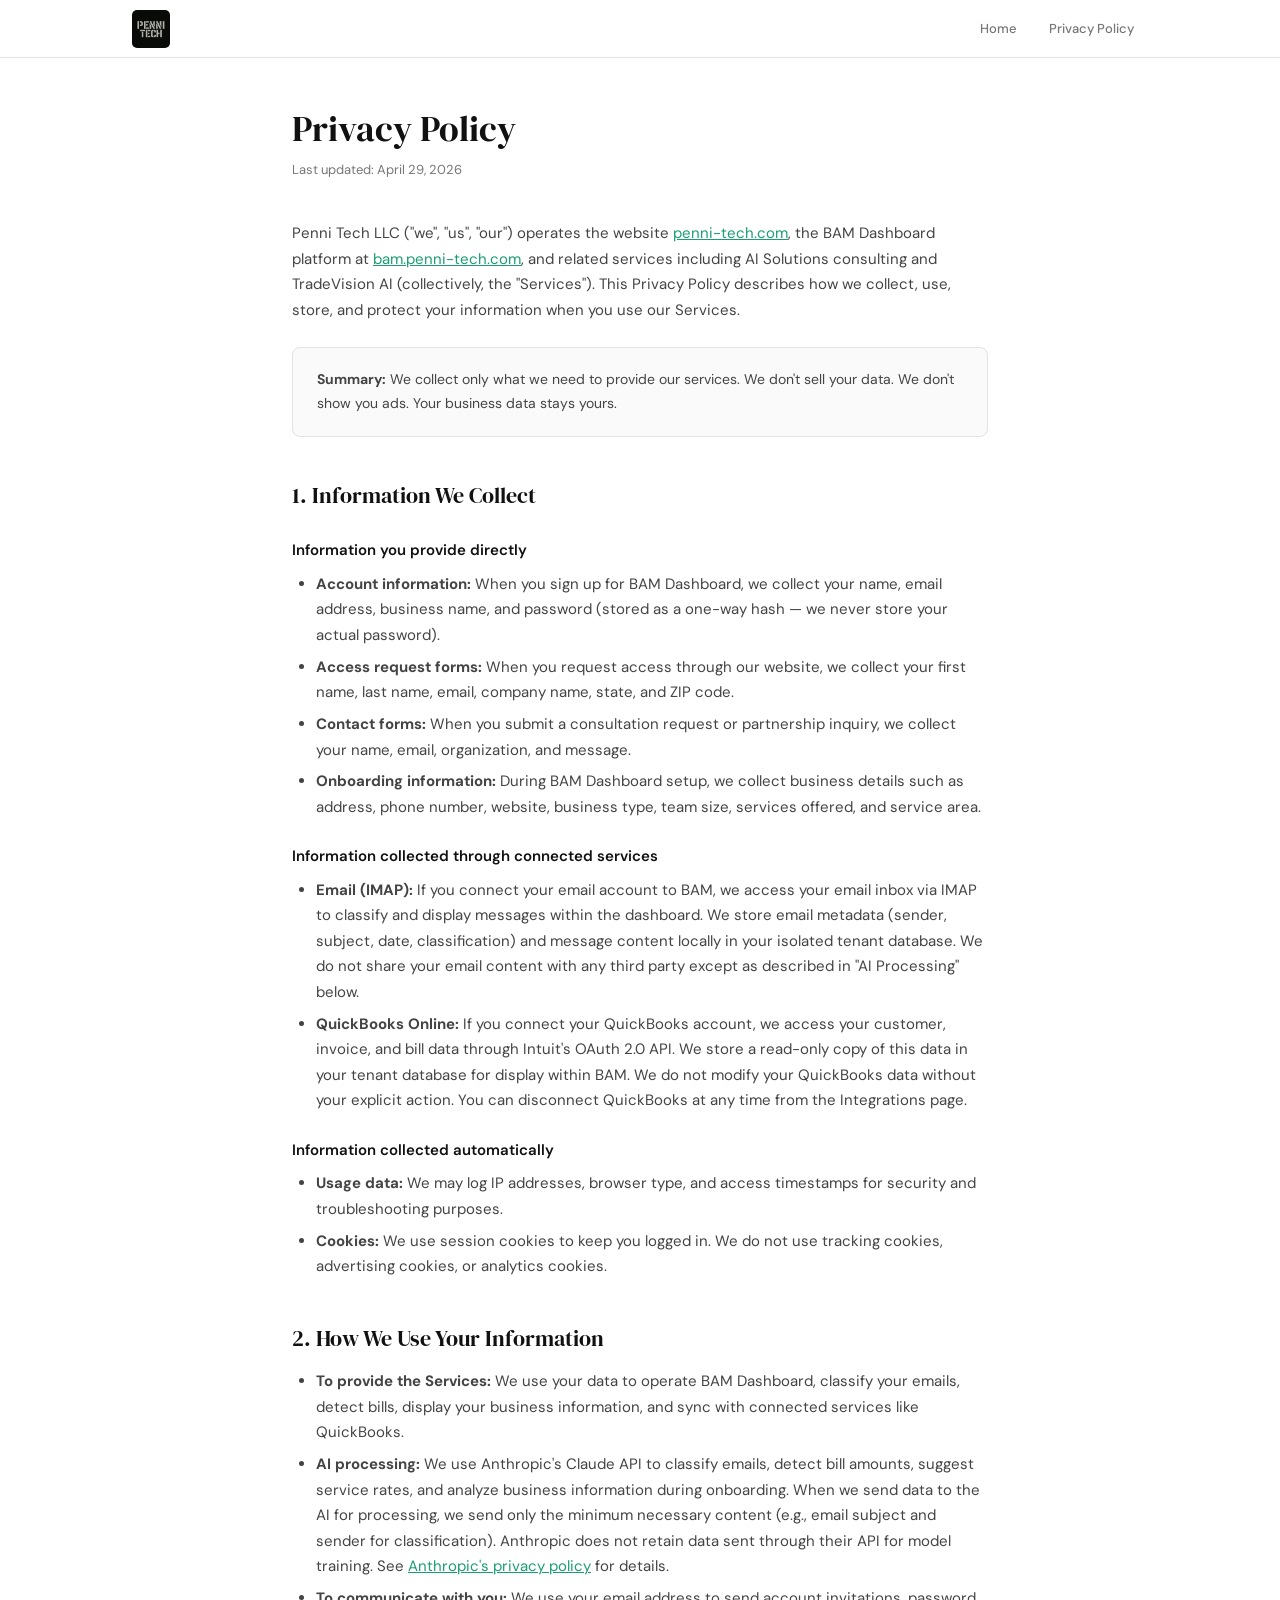
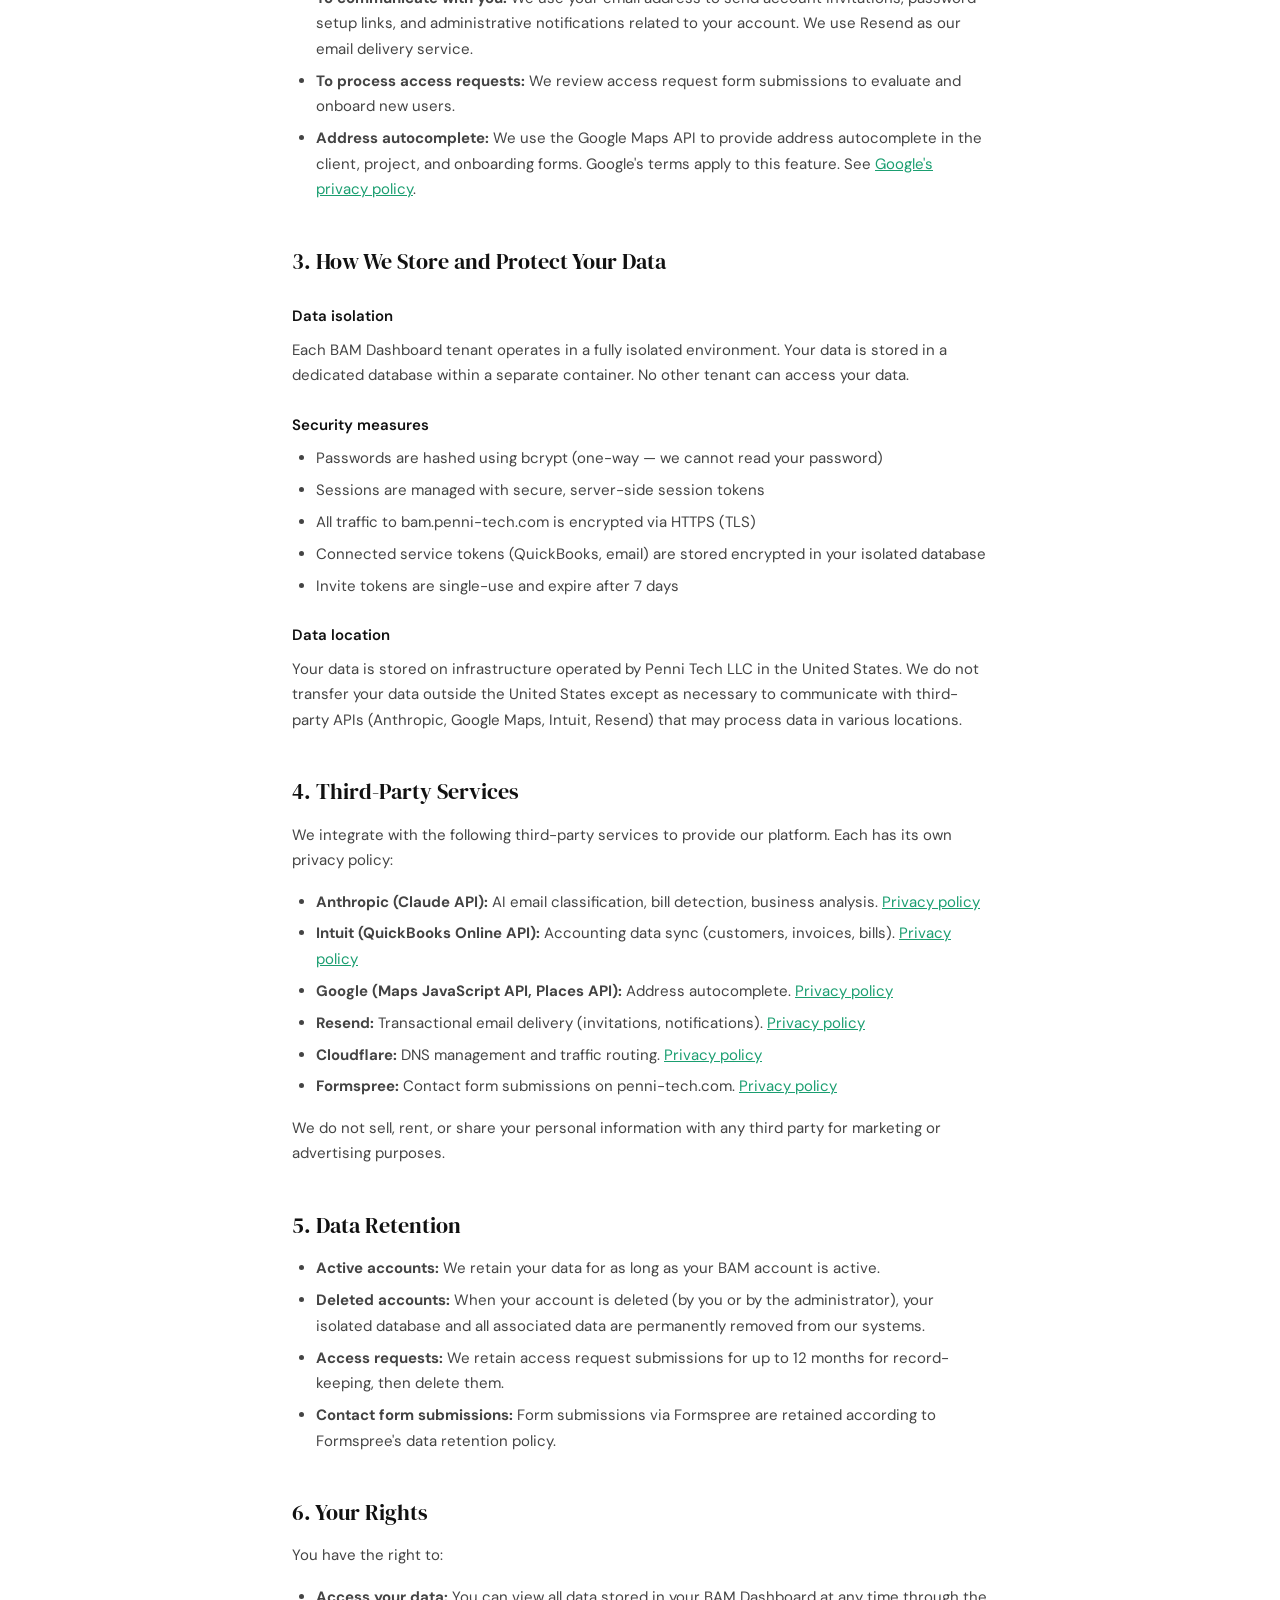
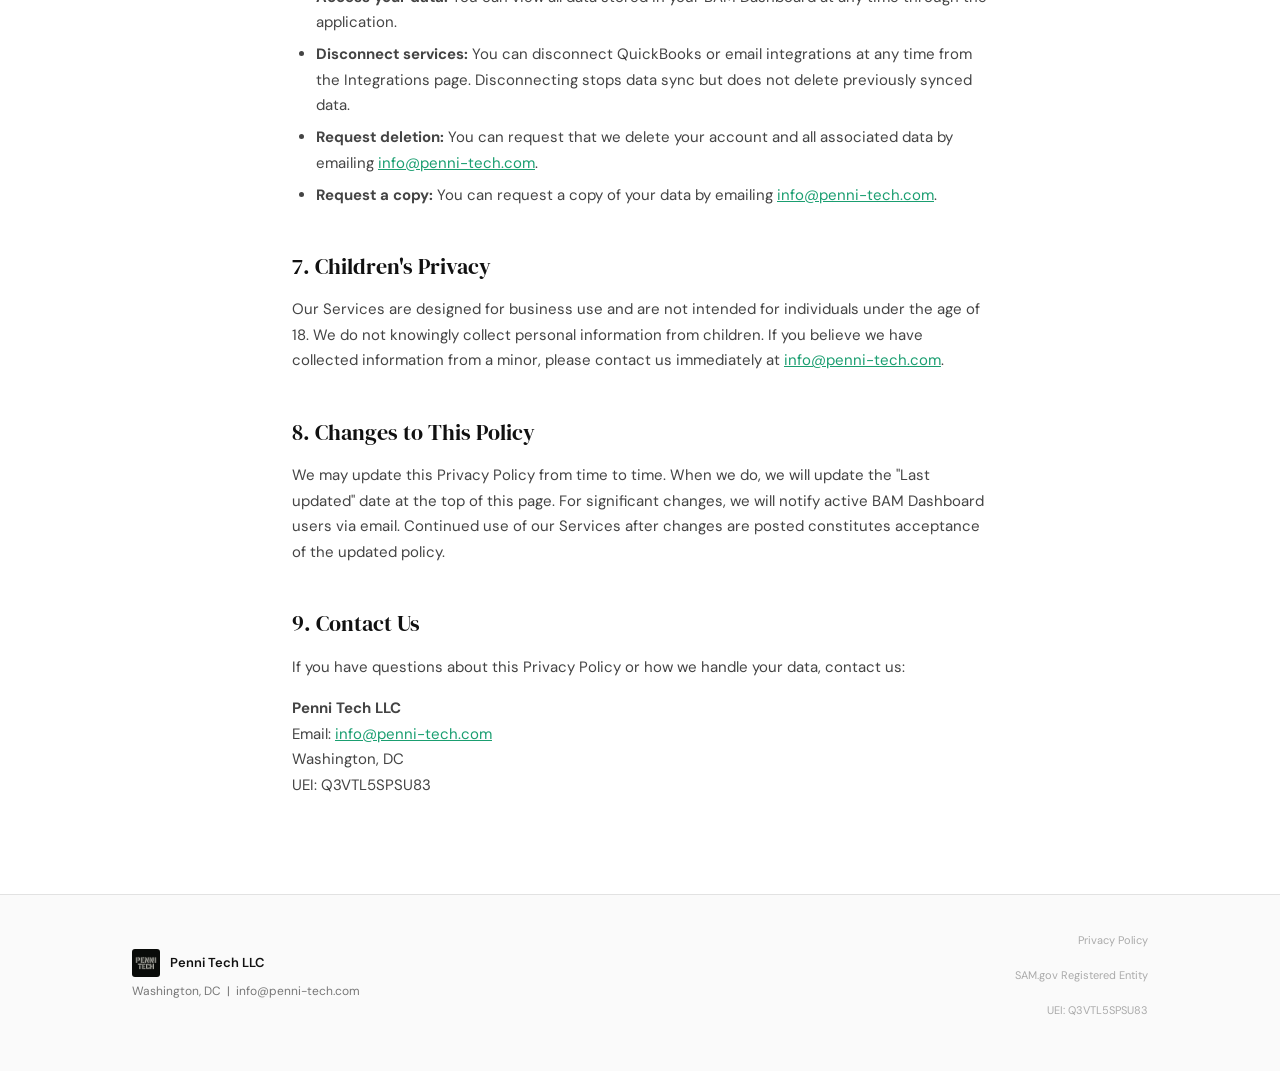
<file: privacy.html>
<!DOCTYPE html>
<html lang="en">
<head>
<meta charset="UTF-8">
<meta name="viewport" content="width=device-width, initial-scale=1.0">
<title>Privacy Policy | Penni Tech LLC</title>
<meta name="description" content="Privacy Policy for Penni Tech LLC, BAM Dashboard, AI Solutions, and TradeVision AI.">
<link rel="preconnect" href="https://fonts.googleapis.com">
<link rel="preconnect" href="https://fonts.gstatic.com" crossorigin>
<link href="https://fonts.googleapis.com/css2?family=DM+Sans:ital,opsz,wght@0,9..40,300;0,9..40,400;0,9..40,500;0,9..40,600;0,9..40,700&family=DM+Serif+Display&display=swap" rel="stylesheet">
<link rel="icon" type="image/png" href="logo.png">
<style>
:root {
  --green: #1A9E70;
  --dark: #111;
  --body: #444;
  --muted: #777;
  --border: #E2E2E2;
  --bg: #FAFAFA;
  --white: #fff;
  --font-display: 'DM Serif Display', Georgia, serif;
  --font-body: 'DM Sans', -apple-system, sans-serif;
  --max-w: 760px;
}

* { margin: 0; padding: 0; box-sizing: border-box; }
html { scroll-behavior: smooth; }

body {
  font-family: var(--font-body);
  color: var(--body);
  background: var(--white);
  font-size: 15px;
  line-height: 1.7;
  -webkit-font-smoothing: antialiased;
}

.nav-wrap {
  position: sticky;
  top: 0;
  z-index: 100;
  background: rgba(255,255,255,0.92);
  backdrop-filter: blur(12px);
  -webkit-backdrop-filter: blur(12px);
  border-bottom: 1px solid var(--border);
}

nav {
  max-width: 1080px;
  margin: 0 auto;
  display: flex;
  justify-content: space-between;
  align-items: center;
  padding: 0.6rem 2rem;
}

.logo { display: flex; align-items: center; text-decoration: none; }
.logo img { height: 38px; width: auto; display: block; border-radius: 5px; }

.nav-links { display: flex; align-items: center; gap: 0.25rem; }

.nav-links a {
  font-size: 13px;
  font-weight: 500;
  color: var(--muted);
  text-decoration: none;
  padding: 6px 14px;
  border-radius: 6px;
  transition: all 0.2s;
}

.nav-links a:hover { color: var(--dark); background: var(--bg); }

.container {
  max-width: var(--max-w);
  margin: 0 auto;
  padding: 3rem 2rem 5rem;
}

h1 {
  font-family: var(--font-display);
  font-size: 36px;
  font-weight: 400;
  color: var(--dark);
  line-height: 1.25;
  margin-bottom: 0.5rem;
}

.last-updated {
  font-size: 13px;
  color: var(--muted);
  margin-bottom: 2.5rem;
}

h2 {
  font-family: var(--font-display);
  font-size: 22px;
  font-weight: 400;
  color: var(--dark);
  margin-top: 2.5rem;
  margin-bottom: 0.75rem;
}

h3 {
  font-size: 15px;
  font-weight: 600;
  color: var(--dark);
  margin-top: 1.5rem;
  margin-bottom: 0.5rem;
}

p { margin-bottom: 1rem; }

ul {
  margin-bottom: 1rem;
  padding-left: 1.5rem;
}

li { margin-bottom: 0.4rem; }

a { color: var(--green); }

.highlight {
  background: var(--bg);
  border: 1px solid var(--border);
  border-radius: 8px;
  padding: 1.25rem 1.5rem;
  margin: 1.5rem 0;
  font-size: 14px;
}

footer {
  border-top: 1px solid var(--border);
  background: var(--bg);
}

.footer-inner {
  max-width: 1080px;
  margin: 0 auto;
  padding: 2.25rem 2rem;
  display: flex;
  justify-content: space-between;
  align-items: center;
  flex-wrap: wrap;
  gap: 1rem;
}

.footer-logo { display: flex; align-items: center; gap: 10px; margin-bottom: 4px; }
.footer-logo img { height: 28px; width: auto; border-radius: 3px; }
.footer-logo span { font-weight: 600; font-size: 13px; color: var(--dark); }
.footer-left p { font-size: 12px; color: var(--muted); }
.footer-right { text-align: right; }
.footer-right p { font-size: 11px; color: #aaa; }

@media (max-width: 768px) {
  nav { padding: 0.5rem 1.25rem; }
  .logo img { height: 32px; }
  .nav-links { display: none; }
  .container { padding: 2.5rem 1.25rem 4rem; }
  h1 { font-size: 28px; }
  .footer-inner { flex-direction: column; text-align: center; }
  .footer-right { text-align: center; }
}
</style>
</head>
<body>

<div class="nav-wrap">
  <nav>
    <a href="/" class="logo">
      <img src="logo.png" alt="Penni Tech LLC">
    </a>
    <div class="nav-links">
      <a href="/">Home</a>
      <a href="/privacy.html">Privacy Policy</a>
    </div>
  </nav>
</div>

<div class="container">

<h1>Privacy Policy</h1>
<p class="last-updated">Last updated: April 29, 2026</p>

<p>Penni Tech LLC ("we", "us", "our") operates the website <a href="https://penni-tech.com">penni-tech.com</a>, the BAM Dashboard platform at <a href="https://bam.penni-tech.com">bam.penni-tech.com</a>, and related services including AI Solutions consulting and TradeVision AI (collectively, the "Services"). This Privacy Policy describes how we collect, use, store, and protect your information when you use our Services.</p>

<div class="highlight">
<strong>Summary:</strong> We collect only what we need to provide our services. We don't sell your data. We don't show you ads. Your business data stays yours.
</div>

<h2>1. Information We Collect</h2>

<h3>Information you provide directly</h3>
<ul>
  <li><strong>Account information:</strong> When you sign up for BAM Dashboard, we collect your name, email address, business name, and password (stored as a one-way hash — we never store your actual password).</li>
  <li><strong>Access request forms:</strong> When you request access through our website, we collect your first name, last name, email, company name, state, and ZIP code.</li>
  <li><strong>Contact forms:</strong> When you submit a consultation request or partnership inquiry, we collect your name, email, organization, and message.</li>
  <li><strong>Onboarding information:</strong> During BAM Dashboard setup, we collect business details such as address, phone number, website, business type, team size, services offered, and service area.</li>
</ul>

<h3>Information collected through connected services</h3>
<ul>
  <li><strong>Email (IMAP):</strong> If you connect your email account to BAM, we access your email inbox via IMAP to classify and display messages within the dashboard. We store email metadata (sender, subject, date, classification) and message content locally in your isolated tenant database. We do not share your email content with any third party except as described in "AI Processing" below.</li>
  <li><strong>QuickBooks Online:</strong> If you connect your QuickBooks account, we access your customer, invoice, and bill data through Intuit's OAuth 2.0 API. We store a read-only copy of this data in your tenant database for display within BAM. We do not modify your QuickBooks data without your explicit action. You can disconnect QuickBooks at any time from the Integrations page.</li>
</ul>

<h3>Information collected automatically</h3>
<ul>
  <li><strong>Usage data:</strong> We may log IP addresses, browser type, and access timestamps for security and troubleshooting purposes.</li>
  <li><strong>Cookies:</strong> We use session cookies to keep you logged in. We do not use tracking cookies, advertising cookies, or analytics cookies.</li>
</ul>

<h2>2. How We Use Your Information</h2>

<ul>
  <li><strong>To provide the Services:</strong> We use your data to operate BAM Dashboard, classify your emails, detect bills, display your business information, and sync with connected services like QuickBooks.</li>
  <li><strong>AI processing:</strong> We use Anthropic's Claude API to classify emails, detect bill amounts, suggest service rates, and analyze business information during onboarding. When we send data to the AI for processing, we send only the minimum necessary content (e.g., email subject and sender for classification). Anthropic does not retain data sent through their API for model training. See <a href="https://www.anthropic.com/privacy" target="_blank">Anthropic's privacy policy</a> for details.</li>
  <li><strong>To communicate with you:</strong> We use your email address to send account invitations, password setup links, and administrative notifications related to your account. We use Resend as our email delivery service.</li>
  <li><strong>To process access requests:</strong> We review access request form submissions to evaluate and onboard new users.</li>
  <li><strong>Address autocomplete:</strong> We use the Google Maps API to provide address autocomplete in the client, project, and onboarding forms. Google's terms apply to this feature. See <a href="https://policies.google.com/privacy" target="_blank">Google's privacy policy</a>.</li>
</ul>

<h2>3. How We Store and Protect Your Data</h2>

<h3>Data isolation</h3>
<p>Each BAM Dashboard tenant operates in a fully isolated environment. Your data is stored in a dedicated database within a separate container. No other tenant can access your data.</p>

<h3>Security measures</h3>
<ul>
  <li>Passwords are hashed using bcrypt (one-way — we cannot read your password)</li>
  <li>Sessions are managed with secure, server-side session tokens</li>
  <li>All traffic to bam.penni-tech.com is encrypted via HTTPS (TLS)</li>
  <li>Connected service tokens (QuickBooks, email) are stored encrypted in your isolated database</li>
  <li>Invite tokens are single-use and expire after 7 days</li>
</ul>

<h3>Data location</h3>
<p>Your data is stored on infrastructure operated by Penni Tech LLC in the United States. We do not transfer your data outside the United States except as necessary to communicate with third-party APIs (Anthropic, Google Maps, Intuit, Resend) that may process data in various locations.</p>

<h2>4. Third-Party Services</h2>

<p>We integrate with the following third-party services to provide our platform. Each has its own privacy policy:</p>

<ul>
  <li><strong>Anthropic (Claude API):</strong> AI email classification, bill detection, business analysis. <a href="https://www.anthropic.com/privacy" target="_blank">Privacy policy</a></li>
  <li><strong>Intuit (QuickBooks Online API):</strong> Accounting data sync (customers, invoices, bills). <a href="https://www.intuit.com/privacy/" target="_blank">Privacy policy</a></li>
  <li><strong>Google (Maps JavaScript API, Places API):</strong> Address autocomplete. <a href="https://policies.google.com/privacy" target="_blank">Privacy policy</a></li>
  <li><strong>Resend:</strong> Transactional email delivery (invitations, notifications). <a href="https://resend.com/legal/privacy-policy" target="_blank">Privacy policy</a></li>
  <li><strong>Cloudflare:</strong> DNS management and traffic routing. <a href="https://www.cloudflare.com/privacypolicy/" target="_blank">Privacy policy</a></li>
  <li><strong>Formspree:</strong> Contact form submissions on penni-tech.com. <a href="https://formspree.io/legal/privacy-policy" target="_blank">Privacy policy</a></li>
</ul>

<p>We do not sell, rent, or share your personal information with any third party for marketing or advertising purposes.</p>

<h2>5. Data Retention</h2>

<ul>
  <li><strong>Active accounts:</strong> We retain your data for as long as your BAM account is active.</li>
  <li><strong>Deleted accounts:</strong> When your account is deleted (by you or by the administrator), your isolated database and all associated data are permanently removed from our systems.</li>
  <li><strong>Access requests:</strong> We retain access request submissions for up to 12 months for record-keeping, then delete them.</li>
  <li><strong>Contact form submissions:</strong> Form submissions via Formspree are retained according to Formspree's data retention policy.</li>
</ul>

<h2>6. Your Rights</h2>

<p>You have the right to:</p>
<ul>
  <li><strong>Access your data:</strong> You can view all data stored in your BAM Dashboard at any time through the application.</li>
  <li><strong>Disconnect services:</strong> You can disconnect QuickBooks or email integrations at any time from the Integrations page. Disconnecting stops data sync but does not delete previously synced data.</li>
  <li><strong>Request deletion:</strong> You can request that we delete your account and all associated data by emailing <a href="mailto:info@penni-tech.com">info@penni-tech.com</a>.</li>
  <li><strong>Request a copy:</strong> You can request a copy of your data by emailing <a href="mailto:info@penni-tech.com">info@penni-tech.com</a>.</li>
</ul>

<h2>7. Children's Privacy</h2>

<p>Our Services are designed for business use and are not intended for individuals under the age of 18. We do not knowingly collect personal information from children. If you believe we have collected information from a minor, please contact us immediately at <a href="mailto:info@penni-tech.com">info@penni-tech.com</a>.</p>

<h2>8. Changes to This Policy</h2>

<p>We may update this Privacy Policy from time to time. When we do, we will update the "Last updated" date at the top of this page. For significant changes, we will notify active BAM Dashboard users via email. Continued use of our Services after changes are posted constitutes acceptance of the updated policy.</p>

<h2>9. Contact Us</h2>

<p>If you have questions about this Privacy Policy or how we handle your data, contact us:</p>

<p>
  <strong>Penni Tech LLC</strong><br>
  Email: <a href="mailto:info@penni-tech.com">info@penni-tech.com</a><br>
  Washington, DC<br>
  UEI: Q3VTL5SPSU83
</p>

</div>

<footer>
  <div class="footer-inner">
    <div class="footer-left">
      <div class="footer-logo">
        <img src="logo.png" alt="Penni Tech LLC">
        <span>Penni Tech LLC</span>
      </div>
      <p>Washington, DC &nbsp;|&nbsp; info@penni-tech.com</p>
    </div>
    <div class="footer-right">
      <p><a href="/privacy.html" style="color: #aaa; text-decoration: none;">Privacy Policy</a></p>
      <p>SAM.gov Registered Entity</p>
      <p>UEI: Q3VTL5SPSU83</p>
    </div>
  </div>
</footer>

</body>
</html>
</file>
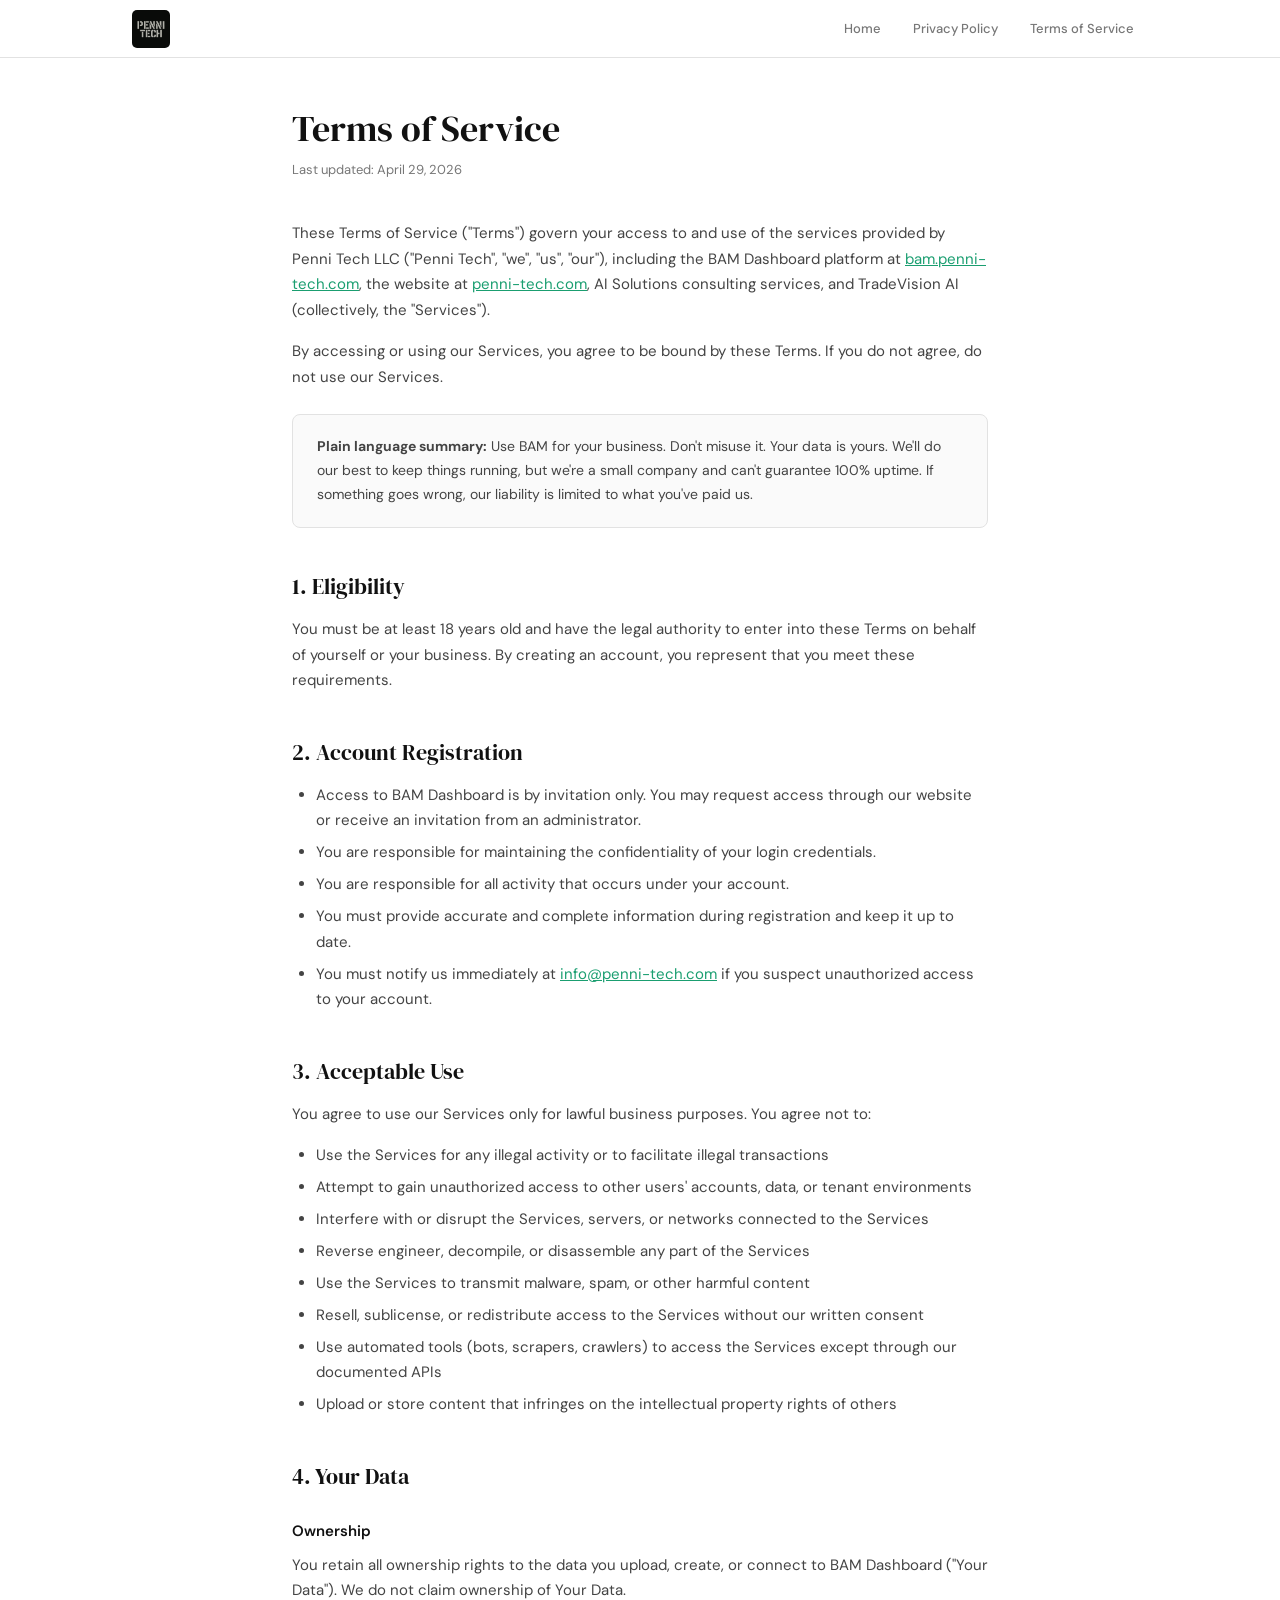
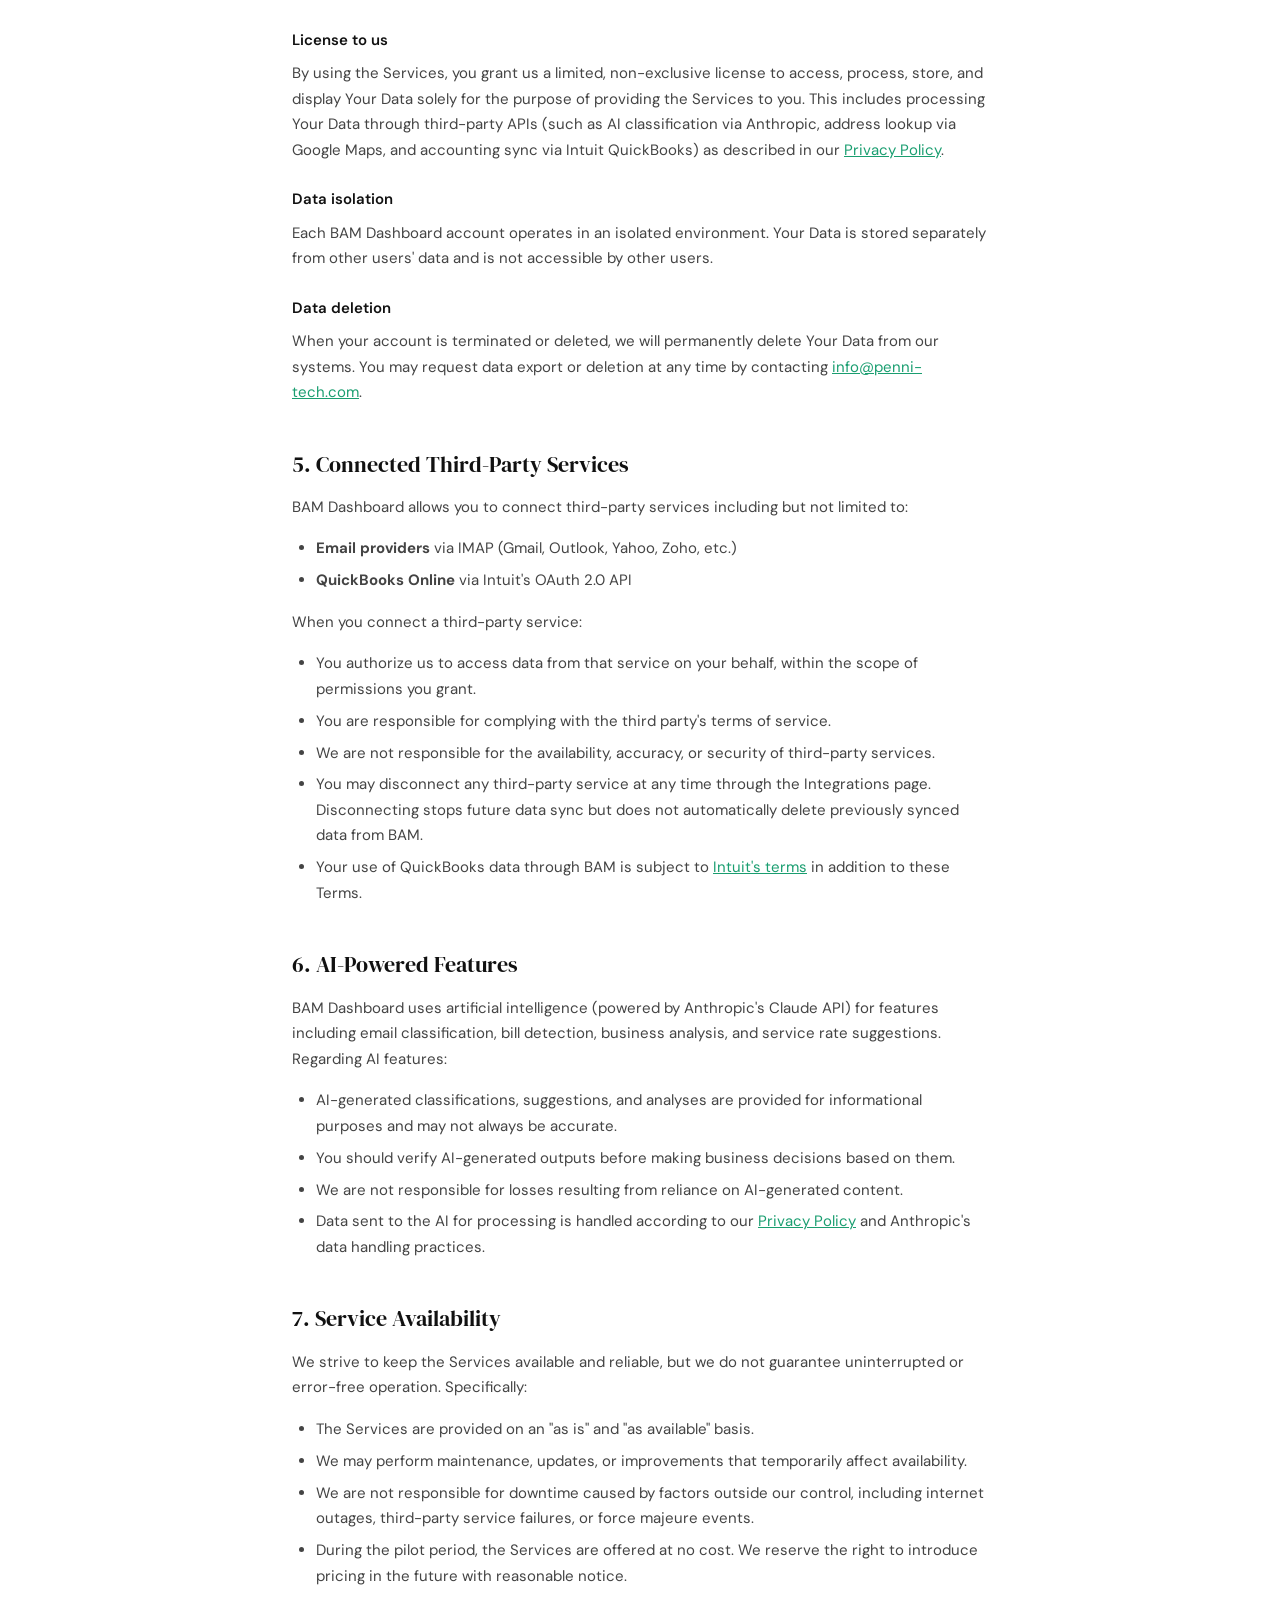
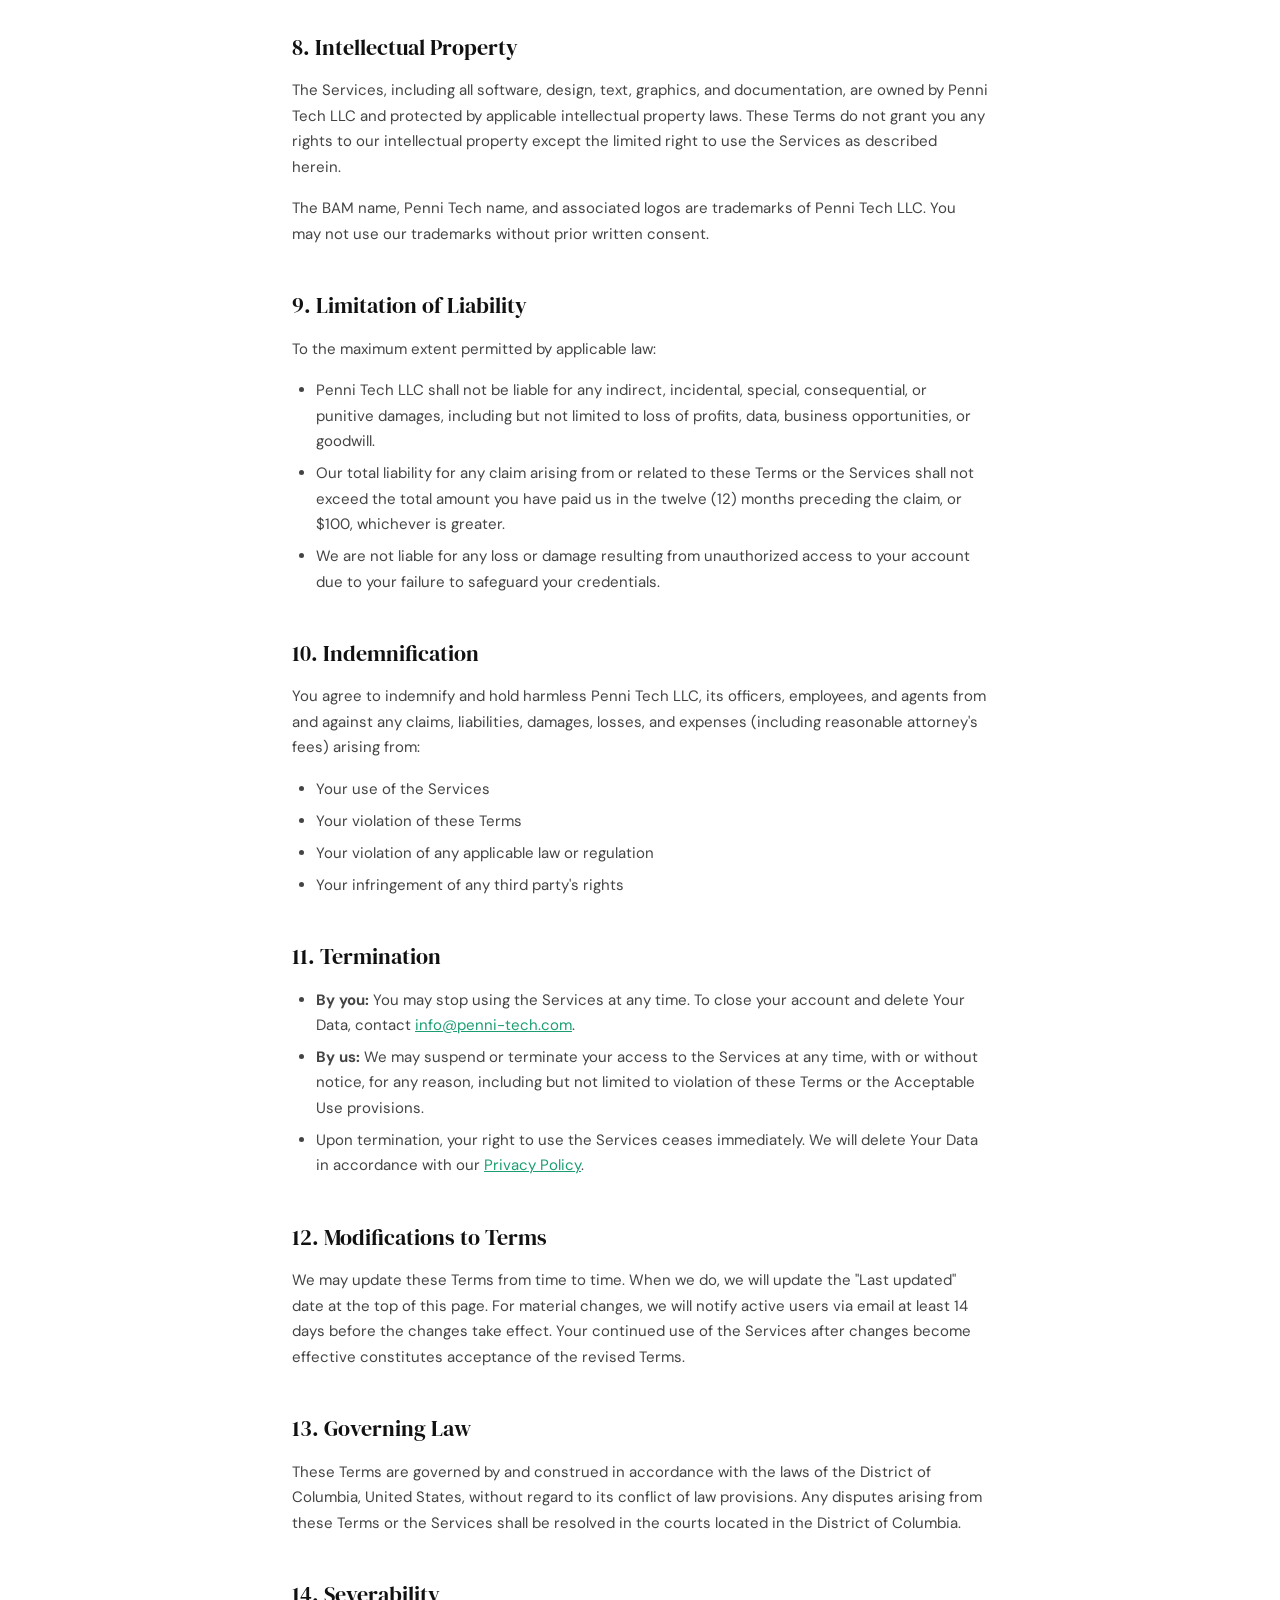
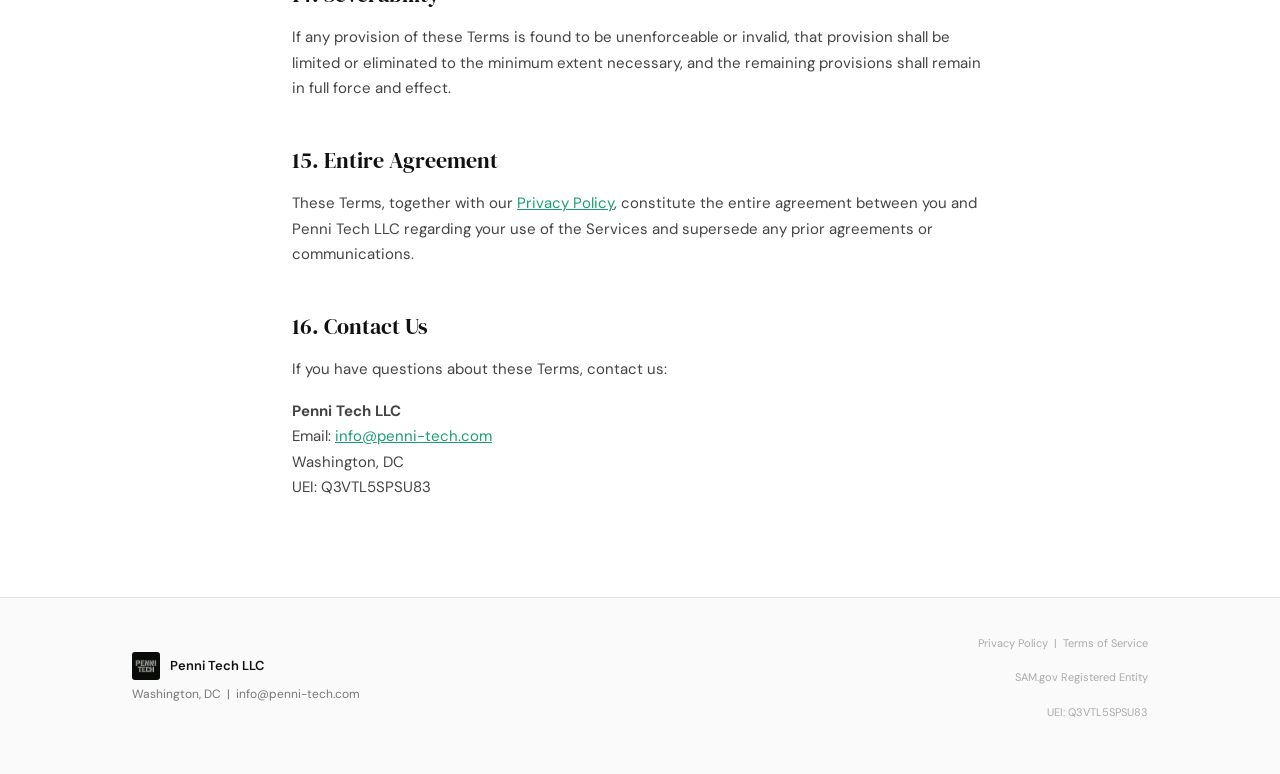
<file: terms.html>
<!DOCTYPE html>
<html lang="en">
<head>
<meta charset="UTF-8">
<meta name="viewport" content="width=device-width, initial-scale=1.0">
<title>Terms of Service | Penni Tech LLC</title>
<meta name="description" content="Terms of Service and End-User License Agreement for Penni Tech LLC, BAM Dashboard, and related services.">
<link rel="preconnect" href="https://fonts.googleapis.com">
<link rel="preconnect" href="https://fonts.gstatic.com" crossorigin>
<link href="https://fonts.googleapis.com/css2?family=DM+Sans:ital,opsz,wght@0,9..40,300;0,9..40,400;0,9..40,500;0,9..40,600;0,9..40,700&family=DM+Serif+Display&display=swap" rel="stylesheet">
<link rel="icon" type="image/png" href="logo.png">
<style>
:root {
  --green: #1A9E70;
  --dark: #111;
  --body: #444;
  --muted: #777;
  --border: #E2E2E2;
  --bg: #FAFAFA;
  --white: #fff;
  --font-display: 'DM Serif Display', Georgia, serif;
  --font-body: 'DM Sans', -apple-system, sans-serif;
  --max-w: 760px;
}

* { margin: 0; padding: 0; box-sizing: border-box; }
html { scroll-behavior: smooth; }

body {
  font-family: var(--font-body);
  color: var(--body);
  background: var(--white);
  font-size: 15px;
  line-height: 1.7;
  -webkit-font-smoothing: antialiased;
}

.nav-wrap {
  position: sticky;
  top: 0;
  z-index: 100;
  background: rgba(255,255,255,0.92);
  backdrop-filter: blur(12px);
  -webkit-backdrop-filter: blur(12px);
  border-bottom: 1px solid var(--border);
}

nav {
  max-width: 1080px;
  margin: 0 auto;
  display: flex;
  justify-content: space-between;
  align-items: center;
  padding: 0.6rem 2rem;
}

.logo { display: flex; align-items: center; text-decoration: none; }
.logo img { height: 38px; width: auto; display: block; border-radius: 5px; }

.nav-links { display: flex; align-items: center; gap: 0.25rem; }

.nav-links a {
  font-size: 13px;
  font-weight: 500;
  color: var(--muted);
  text-decoration: none;
  padding: 6px 14px;
  border-radius: 6px;
  transition: all 0.2s;
}

.nav-links a:hover { color: var(--dark); background: var(--bg); }

.container {
  max-width: var(--max-w);
  margin: 0 auto;
  padding: 3rem 2rem 5rem;
}

h1 {
  font-family: var(--font-display);
  font-size: 36px;
  font-weight: 400;
  color: var(--dark);
  line-height: 1.25;
  margin-bottom: 0.5rem;
}

.last-updated {
  font-size: 13px;
  color: var(--muted);
  margin-bottom: 2.5rem;
}

h2 {
  font-family: var(--font-display);
  font-size: 22px;
  font-weight: 400;
  color: var(--dark);
  margin-top: 2.5rem;
  margin-bottom: 0.75rem;
}

h3 {
  font-size: 15px;
  font-weight: 600;
  color: var(--dark);
  margin-top: 1.5rem;
  margin-bottom: 0.5rem;
}

p { margin-bottom: 1rem; }

ul, ol {
  margin-bottom: 1rem;
  padding-left: 1.5rem;
}

li { margin-bottom: 0.4rem; }

a { color: var(--green); }

.highlight {
  background: var(--bg);
  border: 1px solid var(--border);
  border-radius: 8px;
  padding: 1.25rem 1.5rem;
  margin: 1.5rem 0;
  font-size: 14px;
}

footer {
  border-top: 1px solid var(--border);
  background: var(--bg);
}

.footer-inner {
  max-width: 1080px;
  margin: 0 auto;
  padding: 2.25rem 2rem;
  display: flex;
  justify-content: space-between;
  align-items: center;
  flex-wrap: wrap;
  gap: 1rem;
}

.footer-logo { display: flex; align-items: center; gap: 10px; margin-bottom: 4px; }
.footer-logo img { height: 28px; width: auto; border-radius: 3px; }
.footer-logo span { font-weight: 600; font-size: 13px; color: var(--dark); }
.footer-left p { font-size: 12px; color: var(--muted); }
.footer-right { text-align: right; }
.footer-right p { font-size: 11px; color: #aaa; }
.footer-right a { color: #aaa; text-decoration: none; }
.footer-right a:hover { color: var(--dark); }

@media (max-width: 768px) {
  nav { padding: 0.5rem 1.25rem; }
  .logo img { height: 32px; }
  .nav-links { display: none; }
  .container { padding: 2.5rem 1.25rem 4rem; }
  h1 { font-size: 28px; }
  .footer-inner { flex-direction: column; text-align: center; }
  .footer-right { text-align: center; }
}
</style>
</head>
<body>

<div class="nav-wrap">
  <nav>
    <a href="/" class="logo">
      <img src="logo.png" alt="Penni Tech LLC">
    </a>
    <div class="nav-links">
      <a href="/">Home</a>
      <a href="/privacy.html">Privacy Policy</a>
      <a href="/terms.html">Terms of Service</a>
    </div>
  </nav>
</div>

<div class="container">

<h1>Terms of Service</h1>
<p class="last-updated">Last updated: April 29, 2026</p>

<p>These Terms of Service ("Terms") govern your access to and use of the services provided by Penni Tech LLC ("Penni Tech", "we", "us", "our"), including the BAM Dashboard platform at <a href="https://bam.penni-tech.com">bam.penni-tech.com</a>, the website at <a href="https://penni-tech.com">penni-tech.com</a>, AI Solutions consulting services, and TradeVision AI (collectively, the "Services").</p>

<p>By accessing or using our Services, you agree to be bound by these Terms. If you do not agree, do not use our Services.</p>

<div class="highlight">
<strong>Plain language summary:</strong> Use BAM for your business. Don't misuse it. Your data is yours. We'll do our best to keep things running, but we're a small company and can't guarantee 100% uptime. If something goes wrong, our liability is limited to what you've paid us.
</div>

<h2>1. Eligibility</h2>

<p>You must be at least 18 years old and have the legal authority to enter into these Terms on behalf of yourself or your business. By creating an account, you represent that you meet these requirements.</p>

<h2>2. Account Registration</h2>

<ul>
  <li>Access to BAM Dashboard is by invitation only. You may request access through our website or receive an invitation from an administrator.</li>
  <li>You are responsible for maintaining the confidentiality of your login credentials.</li>
  <li>You are responsible for all activity that occurs under your account.</li>
  <li>You must provide accurate and complete information during registration and keep it up to date.</li>
  <li>You must notify us immediately at <a href="mailto:info@penni-tech.com">info@penni-tech.com</a> if you suspect unauthorized access to your account.</li>
</ul>

<h2>3. Acceptable Use</h2>

<p>You agree to use our Services only for lawful business purposes. You agree not to:</p>

<ul>
  <li>Use the Services for any illegal activity or to facilitate illegal transactions</li>
  <li>Attempt to gain unauthorized access to other users' accounts, data, or tenant environments</li>
  <li>Interfere with or disrupt the Services, servers, or networks connected to the Services</li>
  <li>Reverse engineer, decompile, or disassemble any part of the Services</li>
  <li>Use the Services to transmit malware, spam, or other harmful content</li>
  <li>Resell, sublicense, or redistribute access to the Services without our written consent</li>
  <li>Use automated tools (bots, scrapers, crawlers) to access the Services except through our documented APIs</li>
  <li>Upload or store content that infringes on the intellectual property rights of others</li>
</ul>

<h2>4. Your Data</h2>

<h3>Ownership</h3>
<p>You retain all ownership rights to the data you upload, create, or connect to BAM Dashboard ("Your Data"). We do not claim ownership of Your Data.</p>

<h3>License to us</h3>
<p>By using the Services, you grant us a limited, non-exclusive license to access, process, store, and display Your Data solely for the purpose of providing the Services to you. This includes processing Your Data through third-party APIs (such as AI classification via Anthropic, address lookup via Google Maps, and accounting sync via Intuit QuickBooks) as described in our <a href="/privacy.html">Privacy Policy</a>.</p>

<h3>Data isolation</h3>
<p>Each BAM Dashboard account operates in an isolated environment. Your Data is stored separately from other users' data and is not accessible by other users.</p>

<h3>Data deletion</h3>
<p>When your account is terminated or deleted, we will permanently delete Your Data from our systems. You may request data export or deletion at any time by contacting <a href="mailto:info@penni-tech.com">info@penni-tech.com</a>.</p>

<h2>5. Connected Third-Party Services</h2>

<p>BAM Dashboard allows you to connect third-party services including but not limited to:</p>

<ul>
  <li><strong>Email providers</strong> via IMAP (Gmail, Outlook, Yahoo, Zoho, etc.)</li>
  <li><strong>QuickBooks Online</strong> via Intuit's OAuth 2.0 API</li>
</ul>

<p>When you connect a third-party service:</p>

<ul>
  <li>You authorize us to access data from that service on your behalf, within the scope of permissions you grant.</li>
  <li>You are responsible for complying with the third party's terms of service.</li>
  <li>We are not responsible for the availability, accuracy, or security of third-party services.</li>
  <li>You may disconnect any third-party service at any time through the Integrations page. Disconnecting stops future data sync but does not automatically delete previously synced data from BAM.</li>
  <li>Your use of QuickBooks data through BAM is subject to <a href="https://www.intuit.com/legal/" target="_blank">Intuit's terms</a> in addition to these Terms.</li>
</ul>

<h2>6. AI-Powered Features</h2>

<p>BAM Dashboard uses artificial intelligence (powered by Anthropic's Claude API) for features including email classification, bill detection, business analysis, and service rate suggestions. Regarding AI features:</p>

<ul>
  <li>AI-generated classifications, suggestions, and analyses are provided for informational purposes and may not always be accurate.</li>
  <li>You should verify AI-generated outputs before making business decisions based on them.</li>
  <li>We are not responsible for losses resulting from reliance on AI-generated content.</li>
  <li>Data sent to the AI for processing is handled according to our <a href="/privacy.html">Privacy Policy</a> and Anthropic's data handling practices.</li>
</ul>

<h2>7. Service Availability</h2>

<p>We strive to keep the Services available and reliable, but we do not guarantee uninterrupted or error-free operation. Specifically:</p>

<ul>
  <li>The Services are provided on an "as is" and "as available" basis.</li>
  <li>We may perform maintenance, updates, or improvements that temporarily affect availability.</li>
  <li>We are not responsible for downtime caused by factors outside our control, including internet outages, third-party service failures, or force majeure events.</li>
  <li>During the pilot period, the Services are offered at no cost. We reserve the right to introduce pricing in the future with reasonable notice.</li>
</ul>

<h2>8. Intellectual Property</h2>

<p>The Services, including all software, design, text, graphics, and documentation, are owned by Penni Tech LLC and protected by applicable intellectual property laws. These Terms do not grant you any rights to our intellectual property except the limited right to use the Services as described herein.</p>

<p>The BAM name, Penni Tech name, and associated logos are trademarks of Penni Tech LLC. You may not use our trademarks without prior written consent.</p>

<h2>9. Limitation of Liability</h2>

<p>To the maximum extent permitted by applicable law:</p>

<ul>
  <li>Penni Tech LLC shall not be liable for any indirect, incidental, special, consequential, or punitive damages, including but not limited to loss of profits, data, business opportunities, or goodwill.</li>
  <li>Our total liability for any claim arising from or related to these Terms or the Services shall not exceed the total amount you have paid us in the twelve (12) months preceding the claim, or $100, whichever is greater.</li>
  <li>We are not liable for any loss or damage resulting from unauthorized access to your account due to your failure to safeguard your credentials.</li>
</ul>

<h2>10. Indemnification</h2>

<p>You agree to indemnify and hold harmless Penni Tech LLC, its officers, employees, and agents from and against any claims, liabilities, damages, losses, and expenses (including reasonable attorney's fees) arising from:</p>

<ul>
  <li>Your use of the Services</li>
  <li>Your violation of these Terms</li>
  <li>Your violation of any applicable law or regulation</li>
  <li>Your infringement of any third party's rights</li>
</ul>

<h2>11. Termination</h2>

<ul>
  <li><strong>By you:</strong> You may stop using the Services at any time. To close your account and delete Your Data, contact <a href="mailto:info@penni-tech.com">info@penni-tech.com</a>.</li>
  <li><strong>By us:</strong> We may suspend or terminate your access to the Services at any time, with or without notice, for any reason, including but not limited to violation of these Terms or the Acceptable Use provisions.</li>
  <li>Upon termination, your right to use the Services ceases immediately. We will delete Your Data in accordance with our <a href="/privacy.html">Privacy Policy</a>.</li>
</ul>

<h2>12. Modifications to Terms</h2>

<p>We may update these Terms from time to time. When we do, we will update the "Last updated" date at the top of this page. For material changes, we will notify active users via email at least 14 days before the changes take effect. Your continued use of the Services after changes become effective constitutes acceptance of the revised Terms.</p>

<h2>13. Governing Law</h2>

<p>These Terms are governed by and construed in accordance with the laws of the District of Columbia, United States, without regard to its conflict of law provisions. Any disputes arising from these Terms or the Services shall be resolved in the courts located in the District of Columbia.</p>

<h2>14. Severability</h2>

<p>If any provision of these Terms is found to be unenforceable or invalid, that provision shall be limited or eliminated to the minimum extent necessary, and the remaining provisions shall remain in full force and effect.</p>

<h2>15. Entire Agreement</h2>

<p>These Terms, together with our <a href="/privacy.html">Privacy Policy</a>, constitute the entire agreement between you and Penni Tech LLC regarding your use of the Services and supersede any prior agreements or communications.</p>

<h2>16. Contact Us</h2>

<p>If you have questions about these Terms, contact us:</p>

<p>
  <strong>Penni Tech LLC</strong><br>
  Email: <a href="mailto:info@penni-tech.com">info@penni-tech.com</a><br>
  Washington, DC<br>
  UEI: Q3VTL5SPSU83
</p>

</div>

<footer>
  <div class="footer-inner">
    <div class="footer-left">
      <div class="footer-logo">
        <img src="logo.png" alt="Penni Tech LLC">
        <span>Penni Tech LLC</span>
      </div>
      <p>Washington, DC &nbsp;|&nbsp; info@penni-tech.com</p>
    </div>
    <div class="footer-right">
      <p><a href="/privacy.html">Privacy Policy</a> &nbsp;|&nbsp; <a href="/terms.html">Terms of Service</a></p>
      <p>SAM.gov Registered Entity</p>
      <p>UEI: Q3VTL5SPSU83</p>
    </div>
  </div>
</footer>

</body>
</html>
</file>
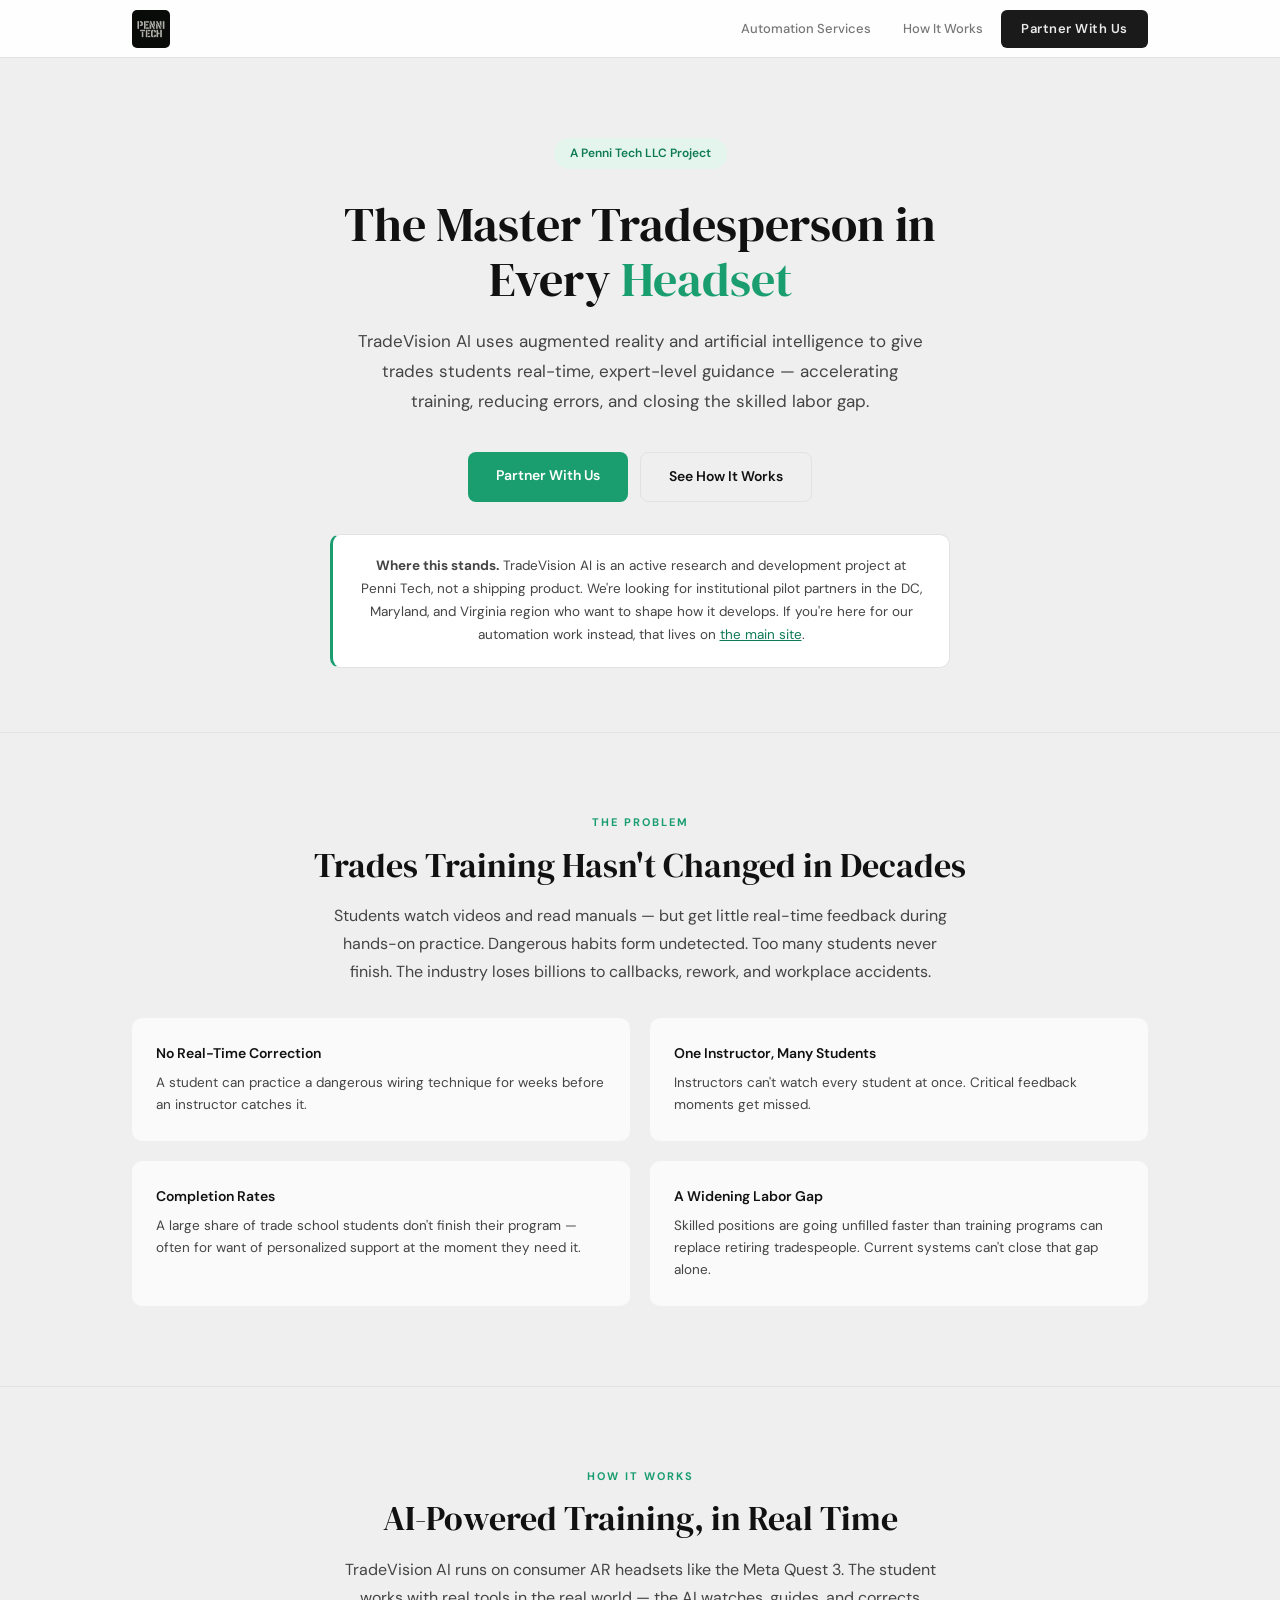
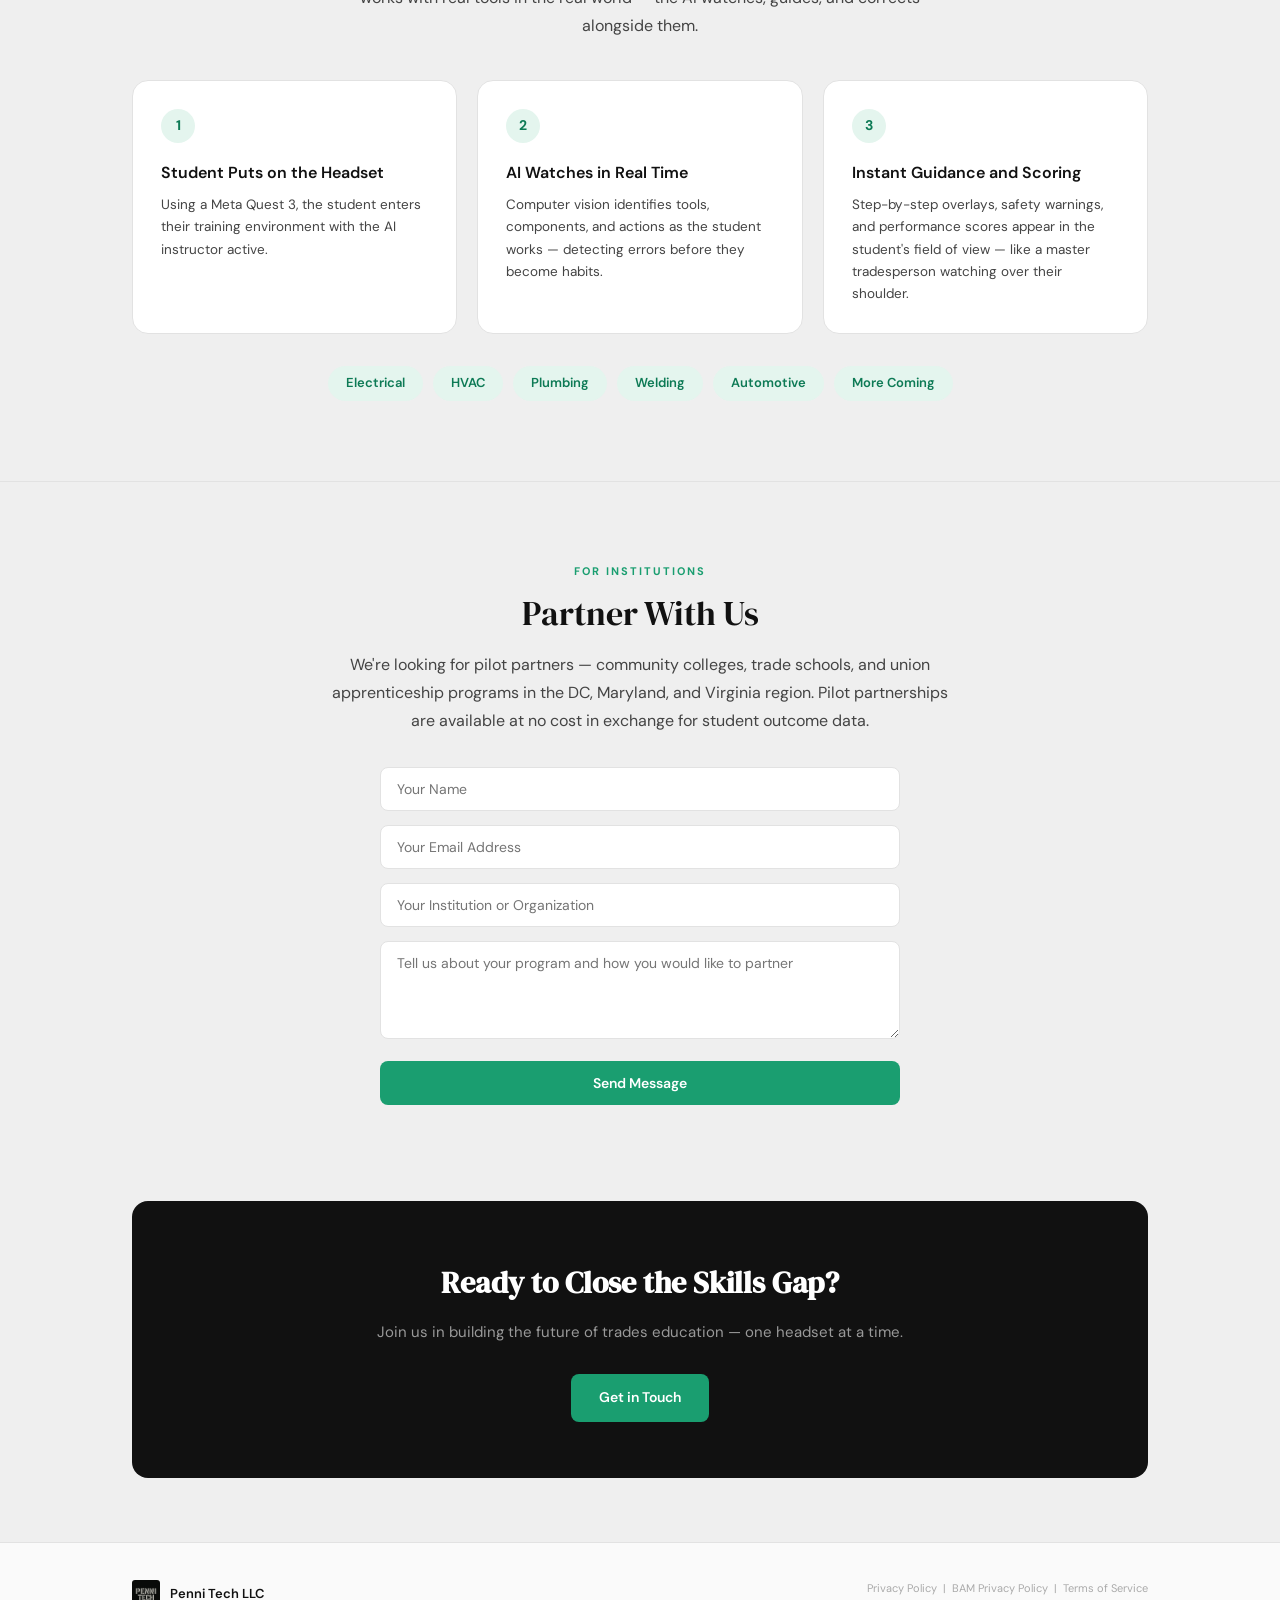
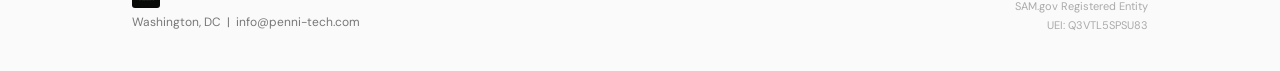
<file: tradevision.html>
<!DOCTYPE html>
<html lang="en">
<head>
<meta charset="UTF-8">
<meta name="viewport" content="width=device-width, initial-scale=1.0">
<title>TradeVision AI | AR-Guided Trades Training — Penni Tech LLC</title>
<meta name="description" content="TradeVision AI uses augmented reality and artificial intelligence to give trades students real-time, expert-level guidance. Seeking pilot partners among community colleges, trade schools, and apprenticeship programs in the DC, Maryland, and Virginia region.">
<meta name="robots" content="noindex, follow">
<link rel="canonical" href="https://penni-tech.com/tradevision.html">
<link rel="preconnect" href="https://fonts.googleapis.com">
<link rel="preconnect" href="https://fonts.gstatic.com" crossorigin>
<link href="https://fonts.googleapis.com/css2?family=DM+Sans:ital,opsz,wght@0,9..40,300;0,9..40,400;0,9..40,500;0,9..40,600;0,9..40,700&family=DM+Serif+Display&display=swap" rel="stylesheet">
<link rel="icon" type="image/png" href="logo.png">
<style>
:root {
  --green: #1A9E70;
  --green-light: #E4F5EE;
  --green-dark: #0D7A55;
  --dark: #111;
  --body: #444;
  --muted: #777;
  --border: #E2E2E2;
  --bg: #FAFAFA;
  --white: #fff;
  --radius: 10px;
  --radius-lg: 16px;
  --shadow-md: 0 4px 20px rgba(0,0,0,0.08);
  --font-display: 'DM Serif Display', Georgia, serif;
  --font-body: 'DM Sans', -apple-system, sans-serif;
  --max-w: 1080px;
}

* { margin: 0; padding: 0; box-sizing: border-box; }
html { scroll-behavior: smooth; }

body {
  font-family: var(--font-body);
  color: var(--body);
  background: #EFEFEF;
  font-size: 15px;
  line-height: 1.7;
  -webkit-font-smoothing: antialiased;
}

.nav-wrap {
  position: sticky;
  top: 0;
  z-index: 100;
  background: rgba(255,255,255,0.92);
  backdrop-filter: blur(12px);
  -webkit-backdrop-filter: blur(12px);
  border-bottom: 1px solid var(--border);
}

nav {
  max-width: var(--max-w);
  margin: 0 auto;
  display: flex;
  justify-content: space-between;
  align-items: center;
  padding: 0.6rem 2rem;
}

.logo { display: flex; align-items: center; text-decoration: none; }
.logo img { height: 38px; width: auto; display: block; border-radius: 5px; }

.nav-links { display: flex; align-items: center; gap: 0.25rem; }

.nav-links a {
  font-size: 13px;
  font-weight: 500;
  color: var(--muted);
  text-decoration: none;
  padding: 6px 14px;
  border-radius: 6px;
  transition: all 0.2s;
}

.nav-links a:hover { color: var(--dark); background: var(--bg); }

.nav-cta {
  background: #1a1a1a !important;
  color: #eaeaea !important;
  font-weight: 600 !important;
  padding: 8px 20px !important;
  letter-spacing: 0.04em !important;
}

.nav-cta:hover { background: #111111 !important; color: #ffffff !important; }

.mobile-menu-btn { display: none; background: none; border: none; cursor: pointer; padding: 4px; }
.mobile-menu-btn svg { display: block; }

.container { max-width: var(--max-w); margin: 0 auto; padding: 0 2rem; }
.section { padding: 5rem 0; }

.section-label {
  font-size: 11px;
  text-transform: uppercase;
  letter-spacing: 2px;
  font-weight: 700;
  margin-bottom: 0.75rem;
  display: block;
  text-align: center;
  color: var(--green);
}

.section h2 {
  font-family: var(--font-display);
  font-size: 34px;
  font-weight: 400;
  color: var(--dark);
  line-height: 1.25;
  margin-bottom: 1rem;
  text-align: center;
}

.section p.lead {
  font-size: 16px;
  color: var(--body);
  max-width: 620px;
  line-height: 1.75;
  text-align: center;
  margin-left: auto;
  margin-right: auto;
}

.divider { border: none; border-top: 1px solid var(--border); margin: 0; }

.hero { padding: 5rem 0 4rem; text-align: center; }

.hero-badge {
  display: inline-block;
  font-size: 12px;
  font-weight: 600;
  padding: 5px 16px;
  border-radius: 20px;
  margin-bottom: 1.75rem;
  background: var(--green-light);
  color: var(--green-dark);
}

.hero h1 {
  font-family: var(--font-display);
  font-size: 48px;
  font-weight: 400;
  line-height: 1.15;
  color: var(--dark);
  margin-bottom: 1.25rem;
  max-width: 700px;
  margin-left: auto;
  margin-right: auto;
}

.hero h1 .hl-green { color: var(--green); }

.hero > p {
  font-size: 17px;
  color: var(--body);
  line-height: 1.75;
  max-width: 580px;
  margin: 0 auto 2.25rem;
}

.hero-btns { display: flex; gap: 12px; justify-content: center; flex-wrap: wrap; }

.btn {
  display: inline-block;
  padding: 12px 28px;
  border-radius: 8px;
  font-size: 14px;
  font-weight: 600;
  text-decoration: none;
  border: none;
  cursor: pointer;
  font-family: var(--font-body);
  transition: all 0.2s;
}

.btn-green { background: var(--green); color: var(--white); }
.btn-green:hover { background: var(--green-dark); }
.btn-outline { background: transparent; color: var(--dark); border: 1px solid var(--border); }
.btn-outline:hover { border-color: #999; }

.grid-3 { display: grid; grid-template-columns: repeat(3, 1fr); gap: 1.25rem; margin-top: 2.5rem; }
.grid-2 { display: grid; grid-template-columns: 1fr 1fr; gap: 1.25rem; margin-top: 2rem; }

.card {
  border: 1px solid var(--border);
  border-radius: var(--radius-lg);
  padding: 1.75rem;
  background: var(--white);
  transition: box-shadow 0.2s;
}

.card:hover { box-shadow: var(--shadow-md); }

.card-num {
  width: 34px;
  height: 34px;
  border-radius: 50%;
  font-size: 14px;
  font-weight: 700;
  display: flex;
  align-items: center;
  justify-content: center;
  margin-bottom: 1rem;
  background: var(--green-light);
  color: var(--green-dark);
}

.card h3 { font-size: 16px; font-weight: 600; color: var(--dark); margin-bottom: 0.5rem; }
.card p { font-size: 13.5px; color: var(--body); line-height: 1.65; }

.prob-card { background: var(--bg); border-radius: var(--radius); padding: 1.5rem; }
.prob-card h4 { font-size: 14px; font-weight: 600; color: var(--dark); margin-bottom: 0.4rem; }
.prob-card p { font-size: 13.5px; line-height: 1.65; }

.pill-row { display: flex; gap: 10px; flex-wrap: wrap; margin-top: 2rem; justify-content: center; }
.pill {
  font-size: 13px;
  font-weight: 600;
  padding: 6px 18px;
  border-radius: 20px;
  background: var(--green-light);
  color: var(--green-dark);
}

.status-note {
  max-width: 620px;
  margin: 2rem auto 0;
  background: var(--white);
  border: 1px solid var(--border);
  border-left: 3px solid var(--green);
  border-radius: var(--radius);
  padding: 1.25rem 1.5rem;
  font-size: 13.5px;
  line-height: 1.7;
}

.form-wrap { max-width: 520px; margin: 2rem auto 0; }
.form-field { margin-bottom: 14px; }

.form-field input,
.form-field textarea {
  width: 100%;
  padding: 12px 16px;
  font-size: 14px;
  font-family: var(--font-body);
  border: 1px solid var(--border);
  border-radius: 8px;
  outline: none;
  background: var(--white);
  color: var(--dark);
  transition: border-color 0.2s;
}

.form-field input:focus, .form-field textarea:focus { border-color: #999; }
.form-field textarea { resize: vertical; }

.form-submit {
  width: 100%;
  padding: 13px 28px;
  border-radius: 8px;
  font-size: 14px;
  font-weight: 600;
  border: none;
  cursor: pointer;
  font-family: var(--font-body);
  color: var(--white);
  background: var(--green);
  transition: background 0.2s;
}

.form-submit:hover { background: var(--green-dark); }

.form-success { padding: 2rem 0; text-align: center; }
.form-success h3 {
  font-family: var(--font-display);
  font-size: 22px;
  font-weight: 400;
  margin-bottom: 0.5rem;
  color: var(--green);
}
.form-success p { font-size: 15px; color: var(--body); }

.cta-banner {
  border-radius: var(--radius-lg);
  padding: 3.5rem 2.5rem;
  text-align: center;
  margin: 1rem 0 4rem;
  background: var(--dark);
}

.cta-banner h2 { font-family: var(--font-display); font-size: 30px; color: var(--white); margin-bottom: 0.75rem; }
.cta-banner p { font-size: 15px; color: #999; margin-bottom: 1.75rem; }

footer { border-top: 1px solid var(--border); background: var(--bg); }

.footer-inner {
  max-width: var(--max-w);
  margin: 0 auto;
  padding: 2.25rem 2rem;
  display: flex;
  justify-content: space-between;
  align-items: center;
  flex-wrap: wrap;
  gap: 1rem;
}

.footer-logo { display: flex; align-items: center; gap: 10px; margin-bottom: 4px; }
.footer-logo img { height: 28px; width: auto; border-radius: 3px; }
.footer-logo span { font-weight: 600; font-size: 13px; color: var(--dark); }
.footer-left p { font-size: 12px; color: var(--muted); }
.footer-right { text-align: right; }
.footer-right p { font-size: 11px; color: #aaa; }
.footer-right a { color: #aaa; text-decoration: none; }
.footer-right a:hover { color: var(--body); }

@media (max-width: 768px) {
  nav { padding: 0.5rem 1.25rem; }
  .logo img { height: 32px; }
  .nav-links { display: none; }
  .nav-links.open {
    display: flex;
    flex-direction: column;
    position: absolute;
    top: 100%;
    left: 0;
    right: 0;
    background: var(--white);
    border-bottom: 1px solid var(--border);
    padding: 1rem 1.25rem;
    gap: 0.25rem;
    box-shadow: var(--shadow-md);
  }
  .nav-links.open a { padding: 10px 14px; }
  .mobile-menu-btn { display: block; }
  .container { padding: 0 1.25rem; }
  .section { padding: 3.5rem 0; }
  .hero { padding: 3.5rem 0 3rem; }
  .hero h1 { font-size: 32px; }
  .hero > p { font-size: 15px; }
  .section h2 { font-size: 26px; }
  .grid-3, .grid-2 { grid-template-columns: 1fr; }
  .cta-banner { padding: 2.5rem 1.5rem; margin: 1rem 0 3rem; }
  .cta-banner h2 { font-size: 24px; }
  .footer-inner { flex-direction: column; text-align: center; }
  .footer-right { text-align: center; }
}

@media (max-width: 480px) { .hero h1 { font-size: 28px; } }
</style>
<!-- BAM site traffic tracking (pt-llc) -->
<script>
(function(){
  var b='https://bam.penni-tech.com/pt';
  var t='639c82dc00d3ba72b0e2f5d7';
  try{
    var d=window.innerWidth<768?'mobile':window.innerWidth<1024?'tablet':'desktop';
    var data=JSON.stringify({t:t,u:location.href,r:document.referrer,d:d});
    if(navigator.sendBeacon){navigator.sendBeacon(b+'/api/t/hit',new Blob([data],{type:'application/json'}))}
    else{var x=new XMLHttpRequest();x.open('POST',b+'/api/t/hit');x.setRequestHeader('Content-Type','application/json');x.send(data)}
  }catch(e){}
})();
</script>
</head>
<body>

<div class="nav-wrap">
  <nav>
    <a href="/" class="logo">
      <img src="logo.png" alt="Penni Tech LLC">
    </a>
    <button class="mobile-menu-btn" onclick="toggleMobileMenu()" aria-label="Menu">
      <svg width="22" height="22" fill="none" stroke="#333" stroke-width="2" stroke-linecap="round"><line x1="3" y1="6" x2="19" y2="6"/><line x1="3" y1="11" x2="19" y2="11"/><line x1="3" y1="16" x2="19" y2="16"/></svg>
    </button>
    <div class="nav-links" id="navLinks">
      <a href="/">Automation Services</a>
      <a href="#tv-how">How It Works</a>
      <a href="#tv-contact" class="nav-cta">Partner With Us</a>
    </div>
  </nav>
</div>

<div class="container">
  <div class="hero">
    <div class="hero-badge">A Penni Tech LLC Project</div>
    <h1>The Master Tradesperson in Every <span class="hl-green">Headset</span></h1>
    <p>TradeVision AI uses augmented reality and artificial intelligence to give trades students real-time, expert-level guidance — accelerating training, reducing errors, and closing the skilled labor gap.</p>
    <div class="hero-btns">
      <a href="#tv-contact" class="btn btn-green">Partner With Us</a>
      <a href="#tv-how" class="btn btn-outline">See How It Works</a>
    </div>
    <div class="status-note">
      <strong>Where this stands.</strong> TradeVision AI is an active research and development project at Penni Tech, not a shipping product. We're looking for institutional pilot partners in the DC, Maryland, and Virginia region who want to shape how it develops. If you're here for our automation work instead, that lives on <a href="/" style="color: var(--green-dark);">the main site</a>.
    </div>
  </div>
</div>

<hr class="divider">

<div class="container">
  <div class="section" id="tv-about">
    <span class="section-label">The Problem</span>
    <h2>Trades Training Hasn't Changed in Decades</h2>
    <p class="lead">Students watch videos and read manuals — but get little real-time feedback during hands-on practice. Dangerous habits form undetected. Too many students never finish. The industry loses billions to callbacks, rework, and workplace accidents.</p>
    <div class="grid-2">
      <div class="prob-card">
        <h4>No Real-Time Correction</h4>
        <p>A student can practice a dangerous wiring technique for weeks before an instructor catches it.</p>
      </div>
      <div class="prob-card">
        <h4>One Instructor, Many Students</h4>
        <p>Instructors can't watch every student at once. Critical feedback moments get missed.</p>
      </div>
      <div class="prob-card">
        <h4>Completion Rates</h4>
        <p>A large share of trade school students don't finish their program — often for want of personalized support at the moment they need it.</p>
      </div>
      <div class="prob-card">
        <h4>A Widening Labor Gap</h4>
        <p>Skilled positions are going unfilled faster than training programs can replace retiring tradespeople. Current systems can't close that gap alone.</p>
      </div>
    </div>
  </div>
</div>

<hr class="divider">

<div class="container">
  <div class="section" id="tv-how">
    <span class="section-label">How It Works</span>
    <h2>AI-Powered Training, in Real Time</h2>
    <p class="lead">TradeVision AI runs on consumer AR headsets like the Meta Quest 3. The student works with real tools in the real world — the AI watches, guides, and corrects alongside them.</p>
    <div class="grid-3">
      <div class="card">
        <div class="card-num">1</div>
        <h3>Student Puts on the Headset</h3>
        <p>Using a Meta Quest 3, the student enters their training environment with the AI instructor active.</p>
      </div>
      <div class="card">
        <div class="card-num">2</div>
        <h3>AI Watches in Real Time</h3>
        <p>Computer vision identifies tools, components, and actions as the student works — detecting errors before they become habits.</p>
      </div>
      <div class="card">
        <div class="card-num">3</div>
        <h3>Instant Guidance and Scoring</h3>
        <p>Step-by-step overlays, safety warnings, and performance scores appear in the student's field of view — like a master tradesperson watching over their shoulder.</p>
      </div>
    </div>
    <div class="pill-row">
      <span class="pill">Electrical</span>
      <span class="pill">HVAC</span>
      <span class="pill">Plumbing</span>
      <span class="pill">Welding</span>
      <span class="pill">Automotive</span>
      <span class="pill">More Coming</span>
    </div>
  </div>
</div>

<hr class="divider">

<div class="container">
  <div class="section" id="tv-contact">
    <span class="section-label">For Institutions</span>
    <h2>Partner With Us</h2>
    <p class="lead">We're looking for pilot partners — community colleges, trade schools, and union apprenticeship programs in the DC, Maryland, and Virginia region. Pilot partnerships are available at no cost in exchange for student outcome data.</p>
    <div class="form-wrap">
      <form action="https://formspree.io/f/xojpvoqd" method="POST" onsubmit="return submitForm(this)">
        <div class="form-field">
          <input type="text" name="name" placeholder="Your Name" required>
        </div>
        <div class="form-field">
          <input type="email" name="email" placeholder="Your Email Address" required>
        </div>
        <div class="form-field">
          <input type="text" name="organization" placeholder="Your Institution or Organization">
        </div>
        <div class="form-field">
          <textarea name="message" placeholder="Tell us about your program and how you would like to partner" rows="4" required></textarea>
        </div>
        <input type="hidden" name="_subject" value="TradeVision AI — New Partnership Inquiry">
        <button type="submit" class="form-submit">Send Message</button>
      </form>
    </div>
  </div>
</div>

<div class="container">
  <div class="cta-banner">
    <h2>Ready to Close the Skills Gap?</h2>
    <p>Join us in building the future of trades education — one headset at a time.</p>
    <a href="#tv-contact" class="btn btn-green">Get in Touch</a>
  </div>
</div>

<footer>
  <div class="footer-inner">
    <div class="footer-left">
      <div class="footer-logo">
        <img src="logo.png" alt="Penni Tech LLC">
        <span>Penni Tech LLC</span>
      </div>
      <p>Washington, DC &nbsp;|&nbsp; info@penni-tech.com</p>
    </div>
    <div class="footer-right">
      <p><a href="/privacy.html">Privacy Policy</a> &nbsp;|&nbsp; <a href="/bam_privacy.html">BAM Privacy Policy</a> &nbsp;|&nbsp; <a href="/terms.html">Terms of Service</a></p>
      <p>SAM.gov Registered Entity</p>
      <p>UEI: Q3VTL5SPSU83</p>
    </div>
  </div>
</footer>

<script>
function toggleMobileMenu() {
  document.getElementById('navLinks').classList.toggle('open');
}

function submitForm(form) {
  var submitBtn = form.querySelector('.form-submit');
  submitBtn.disabled = true;
  submitBtn.textContent = 'Sending...';

  try {
    var leadData = new FormData(form);
    var params = new URLSearchParams(location.search);
    fetch('https://bam.penni-tech.com/pt/api/t/lead', {
      method: 'POST',
      headers: { 'Content-Type': 'application/json' },
      body: JSON.stringify({
        t: '639c82dc00d3ba72b0e2f5d7',
        name: leadData.get('name') || '',
        email: leadData.get('email') || '',
        phone: leadData.get('phone') || '',
        message: leadData.get('message') || '',
        u: location.href,
        r: document.referrer,
        utm_content: params.get('utm_content') || null
      })
    }).catch(function () {});
  } catch (e) {}

  fetch(form.action, {
    method: 'POST',
    body: new FormData(form),
    headers: { 'Accept': 'application/json' }
  }).then(function(response) {
    if (response.ok) {
      form.innerHTML = '<div class="form-success"><h3>Thank You!</h3><p>We will be in touch shortly.</p></div>';
    } else {
      submitBtn.disabled = false;
      submitBtn.textContent = 'Try Again';
      alert('Something went wrong. Please try again.');
    }
  }).catch(function() {
    submitBtn.disabled = false;
    submitBtn.textContent = 'Try Again';
    alert('Something went wrong. Please try again.');
  });

  return false;
}
</script>

</body>
</html>
</file>
<file: guides/guide.css>
/* Penni Tech AMI guides: one shared stylesheet. System fonts only, no external requests. */
:root {
  --bg: #ffffff; --fg: #1d232b; --muted: #5a6573; --line: #dde3ea; --panel: #f4f7fa;
  --accent: #0b5cad; --accent-fg: #ffffff; --code-bg: #f1f4f8;
  color-scheme: light dark;
}
@media (prefers-color-scheme: dark) {
  :root {
    --bg: #12161b; --fg: #e4e9ef; --muted: #9aa6b4; --line: #2a323c; --panel: #1a2028;
    --accent: #6cb0ff; --accent-fg: #0b1220; --code-bg: #1c232c;
  }
}
* { box-sizing: border-box; }
html { -webkit-text-size-adjust: 100%; }
body {
  margin: 0; background: var(--bg); color: var(--fg);
  font: 17px/1.6 system-ui, -apple-system, "Segoe UI", Roboto, "Helvetica Neue", Arial, sans-serif;
}
.wrap { max-width: 46rem; margin: 0 auto; padding: 1.25rem 1rem 3rem; }
header.site { border-bottom: 1px solid var(--line); }
header.site .wrap { padding-top: .75rem; padding-bottom: .75rem; display: flex; gap: 1rem; align-items: baseline; flex-wrap: wrap; }
header.site a { color: var(--fg); text-decoration: none; font-weight: 600; }
header.site span { color: var(--muted); font-size: .9rem; }
h1 { font-size: 1.75rem; line-height: 1.25; margin: 1.25rem 0 .5rem; }
h2 { font-size: 1.3rem; margin: 2.25rem 0 .5rem; padding-top: .5rem; border-top: 1px solid var(--line); }
h3 { font-size: 1.05rem; margin: 1.5rem 0 .25rem; }
p, li { margin: .5rem 0; }
a { color: var(--accent); }
.lede { color: var(--muted); margin-top: 0; }
.cta { margin: 1.25rem 0; }
.button {
  display: inline-block; background: var(--accent); color: var(--accent-fg); text-decoration: none;
  padding: .65rem 1.1rem; border-radius: .4rem; font-weight: 600;
}
.button:focus-visible, a:focus-visible { outline: 3px solid var(--accent); outline-offset: 2px; }
ol.steps { padding-left: 1.4rem; }
ol.steps > li { margin: 1rem 0; }
ol.steps > li > strong { display: block; }
p, li, td { overflow-wrap: break-word; }
p code, li > code, td code { overflow-wrap: anywhere; }
ol.steps > li { min-width: 0; }
code { font: .9em/1.4 ui-monospace, SFMono-Regular, Menlo, Consolas, monospace; background: var(--code-bg); padding: .1em .3em; border-radius: .25rem; }
/* Only code boxes scroll sideways, never the page (phone widths). */
pre { background: var(--code-bg); padding: .8rem 1rem; border-radius: .4rem; overflow-x: auto; max-width: 100%; }
pre code { background: none; padding: 0; white-space: pre; }
table { border-collapse: collapse; width: 100%; margin: .75rem 0; font-size: .95rem; }
th, td { text-align: left; padding: .45rem .6rem; border-bottom: 1px solid var(--line); vertical-align: top; }
th { color: var(--muted); font-weight: 600; }
.panel { background: var(--panel); border: 1px solid var(--line); border-radius: .5rem; padding: .25rem 1rem; }
.note { color: var(--muted); font-size: .92rem; }
ul.guides { list-style: none; padding: 0; }
ul.guides li { border: 1px solid var(--line); border-radius: .5rem; padding: .75rem 1rem; margin: .75rem 0; }
footer.site { border-top: 1px solid var(--line); color: var(--muted); font-size: .9rem; }
</file>
